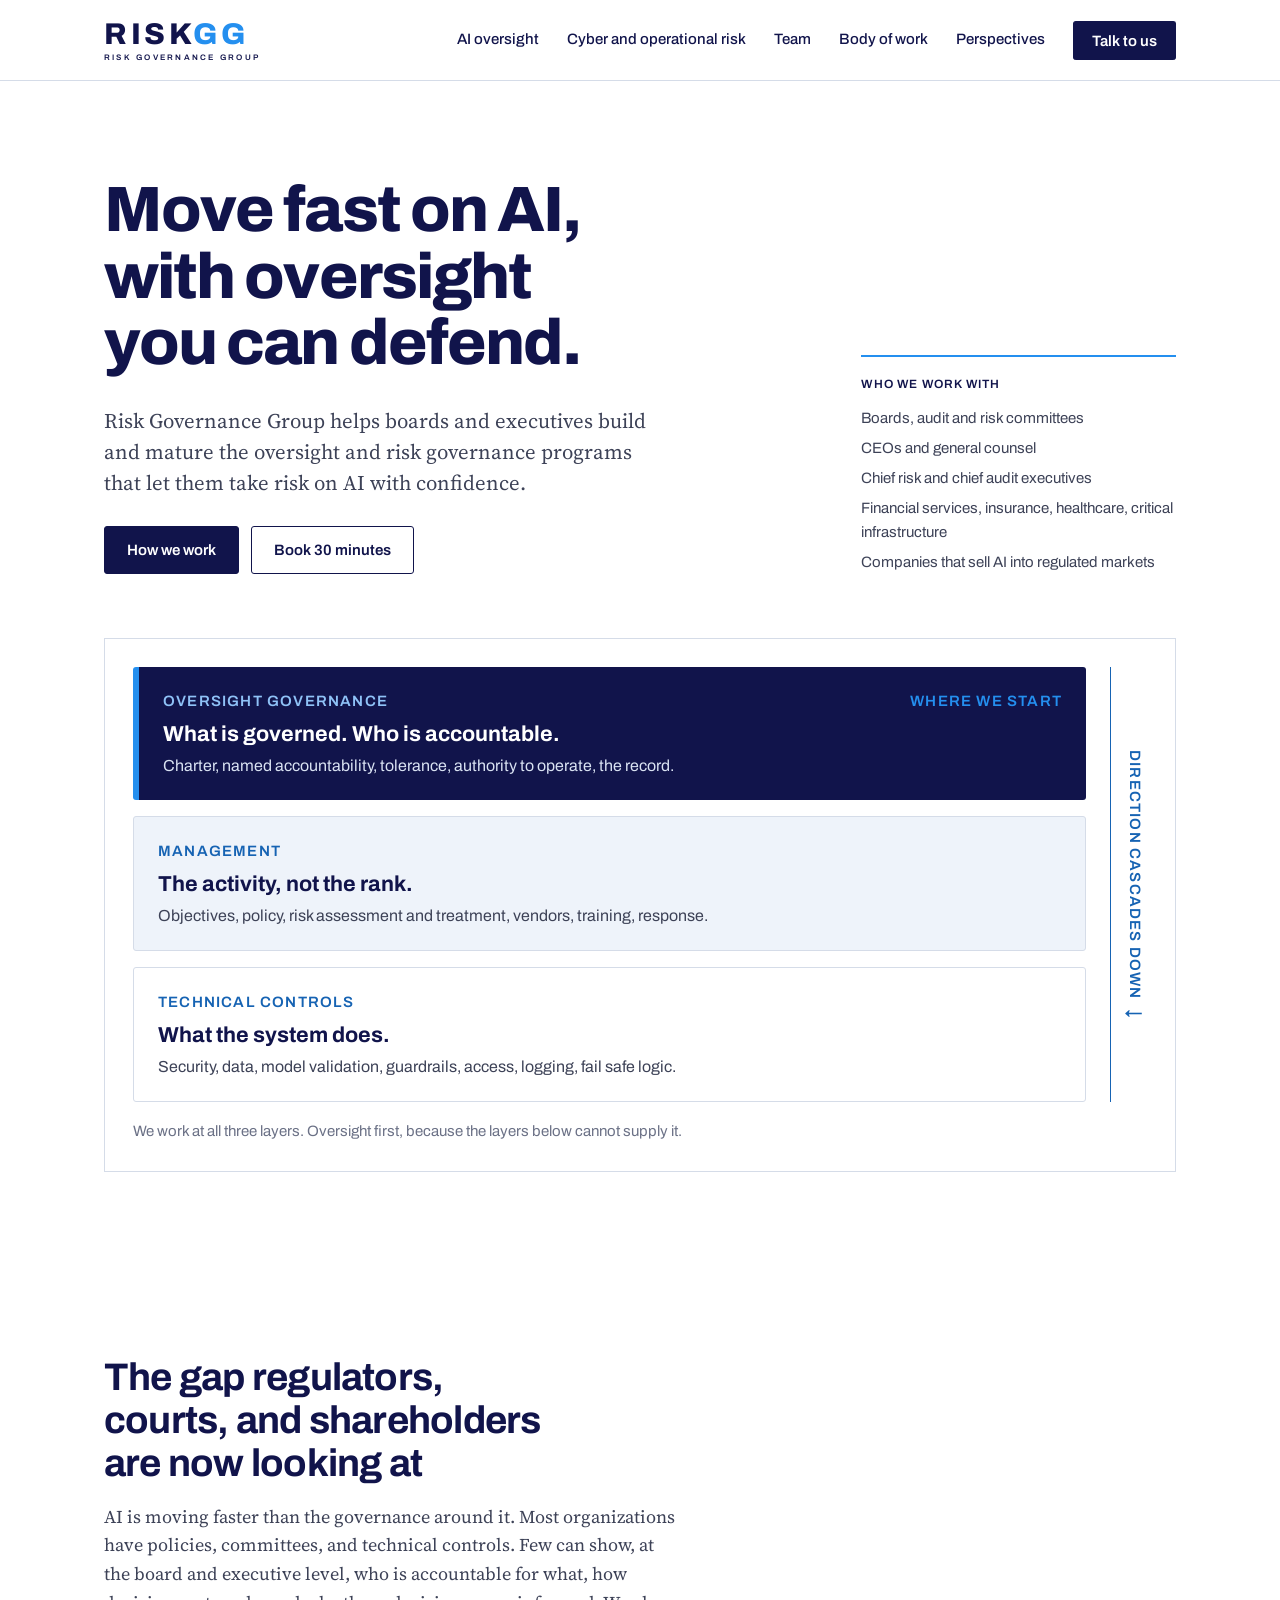
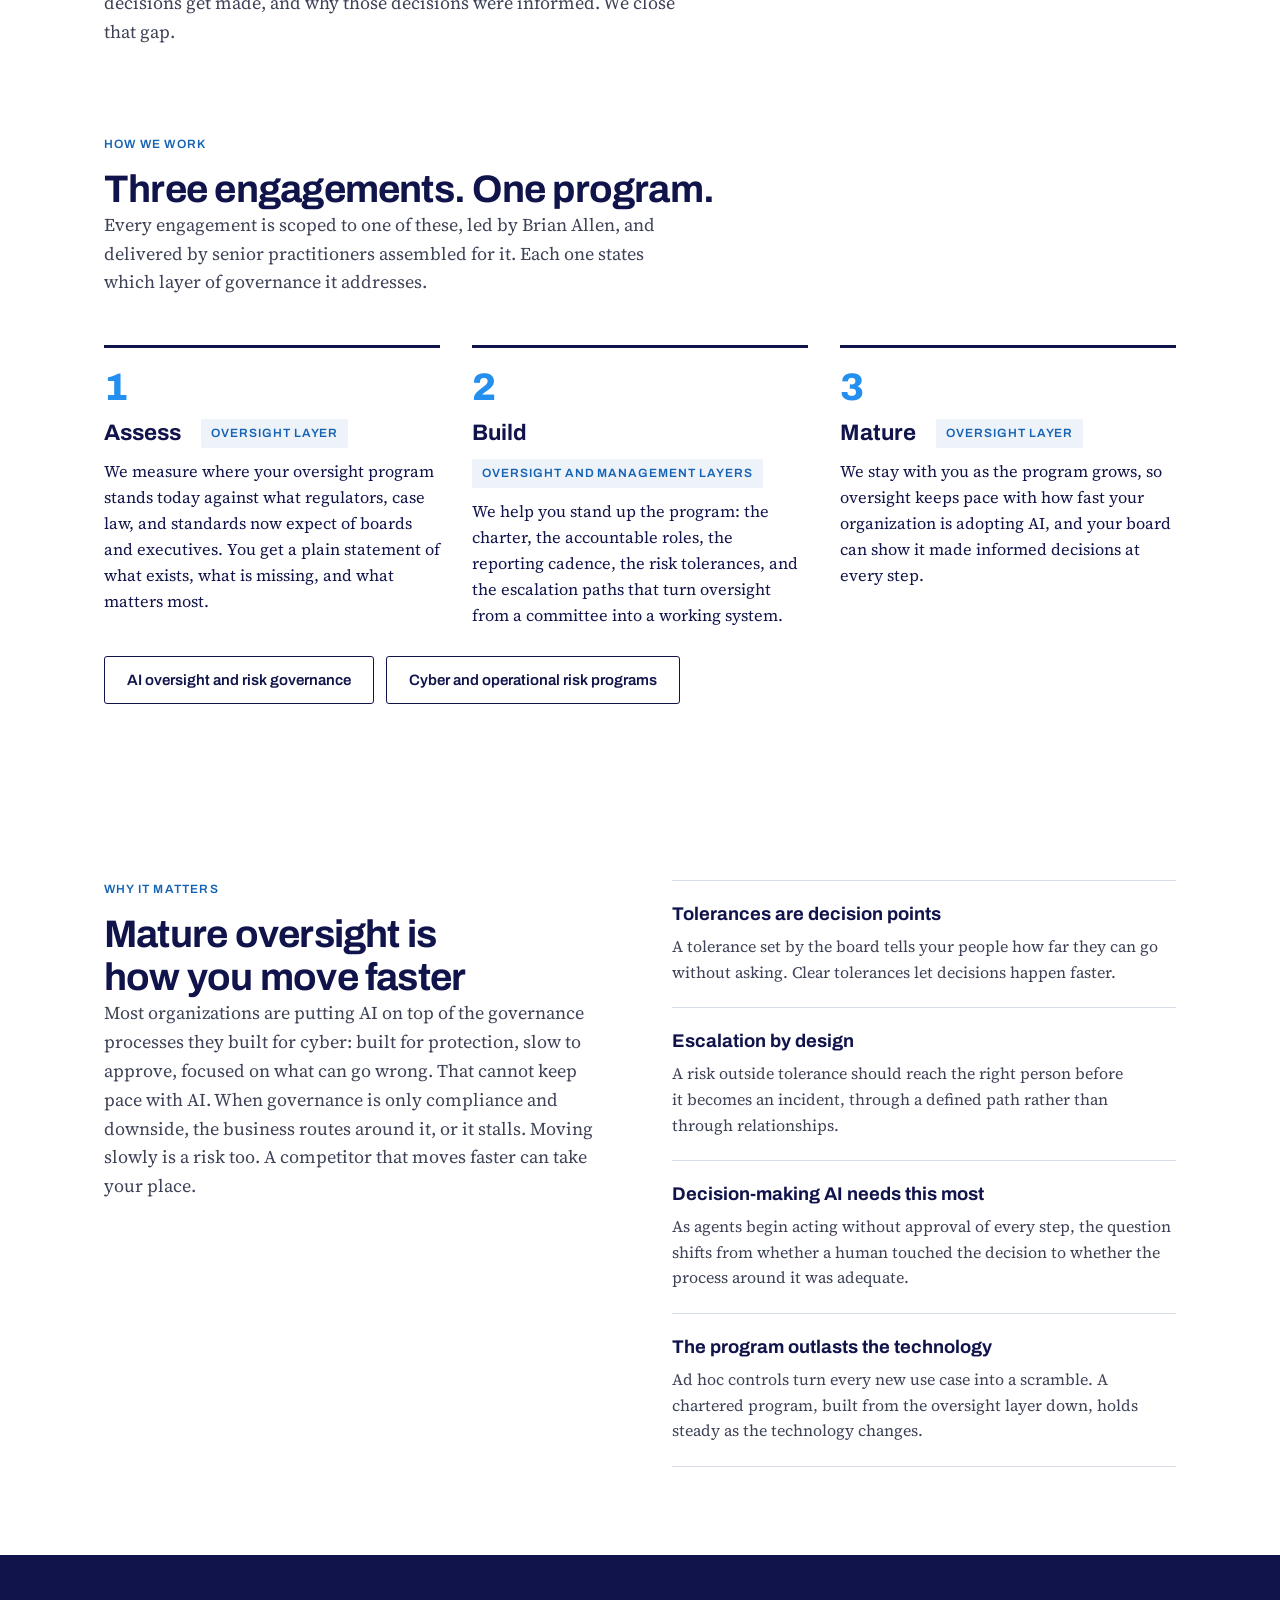
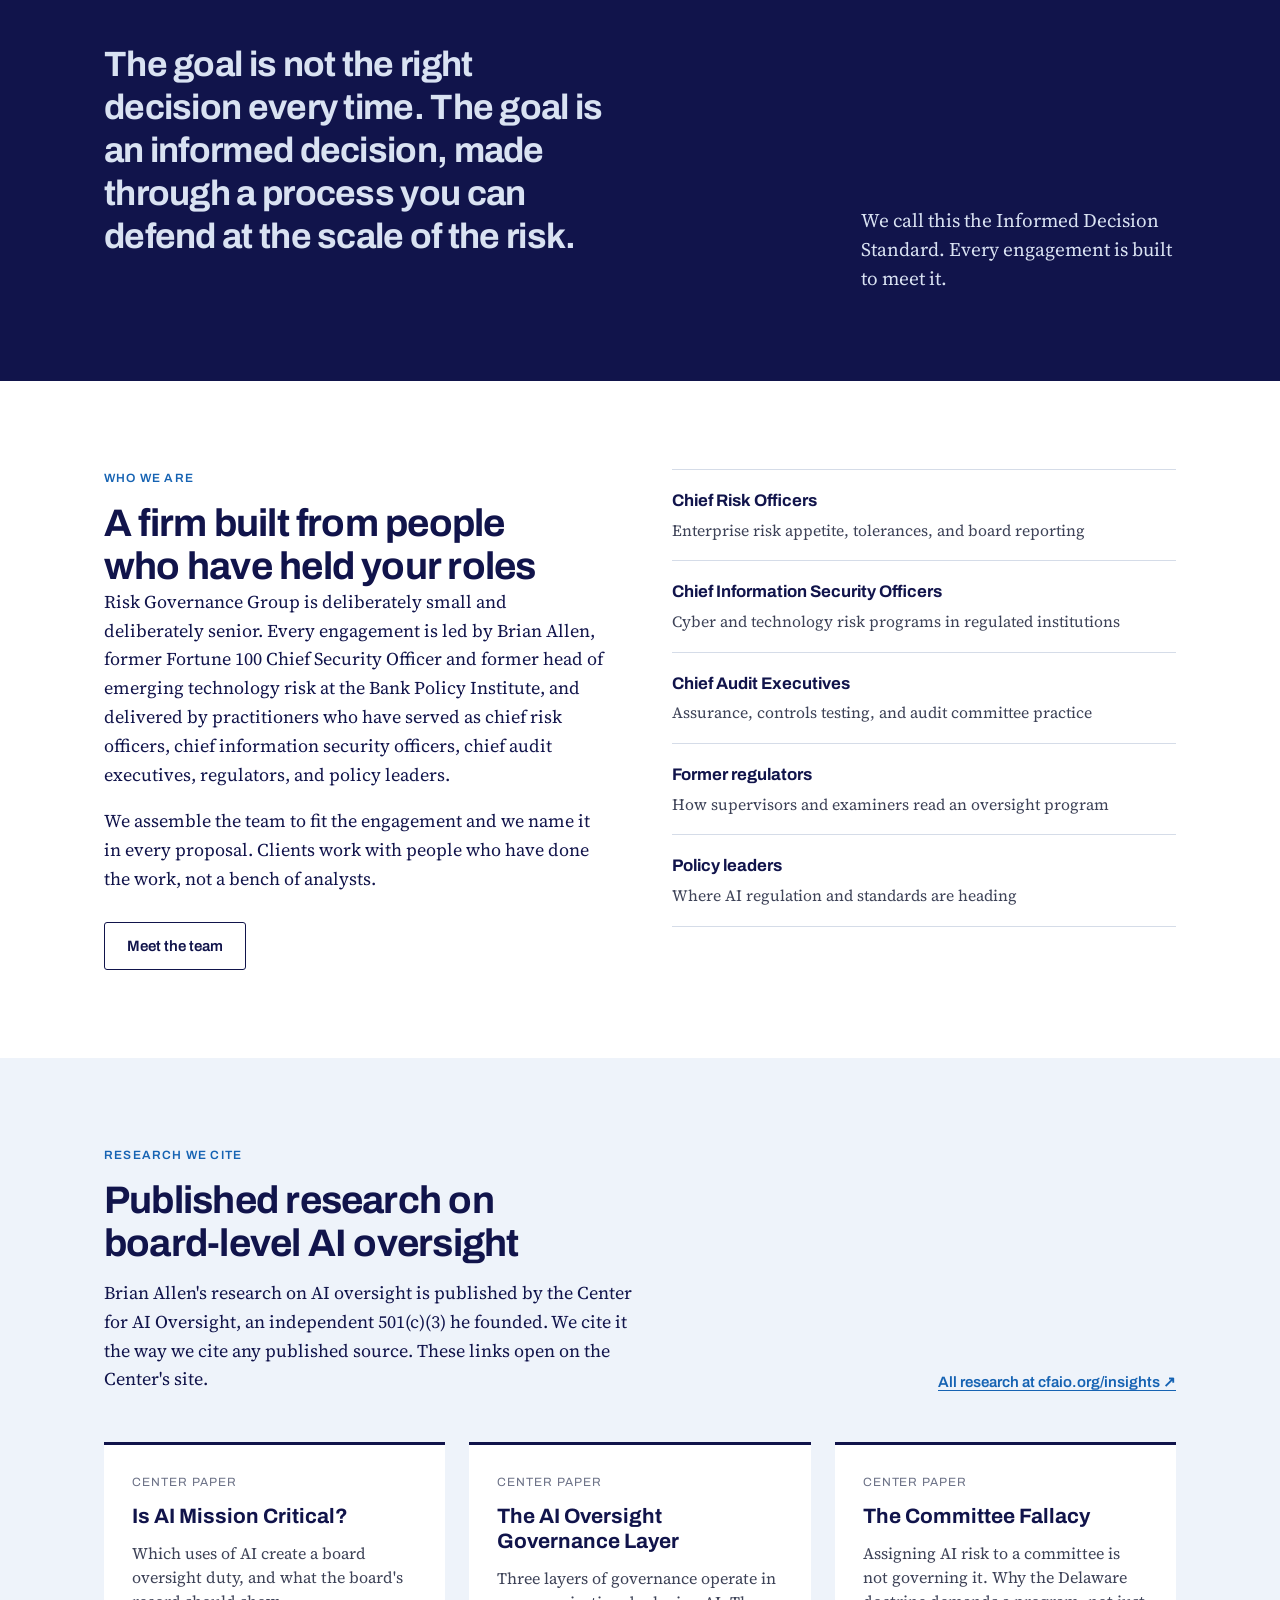
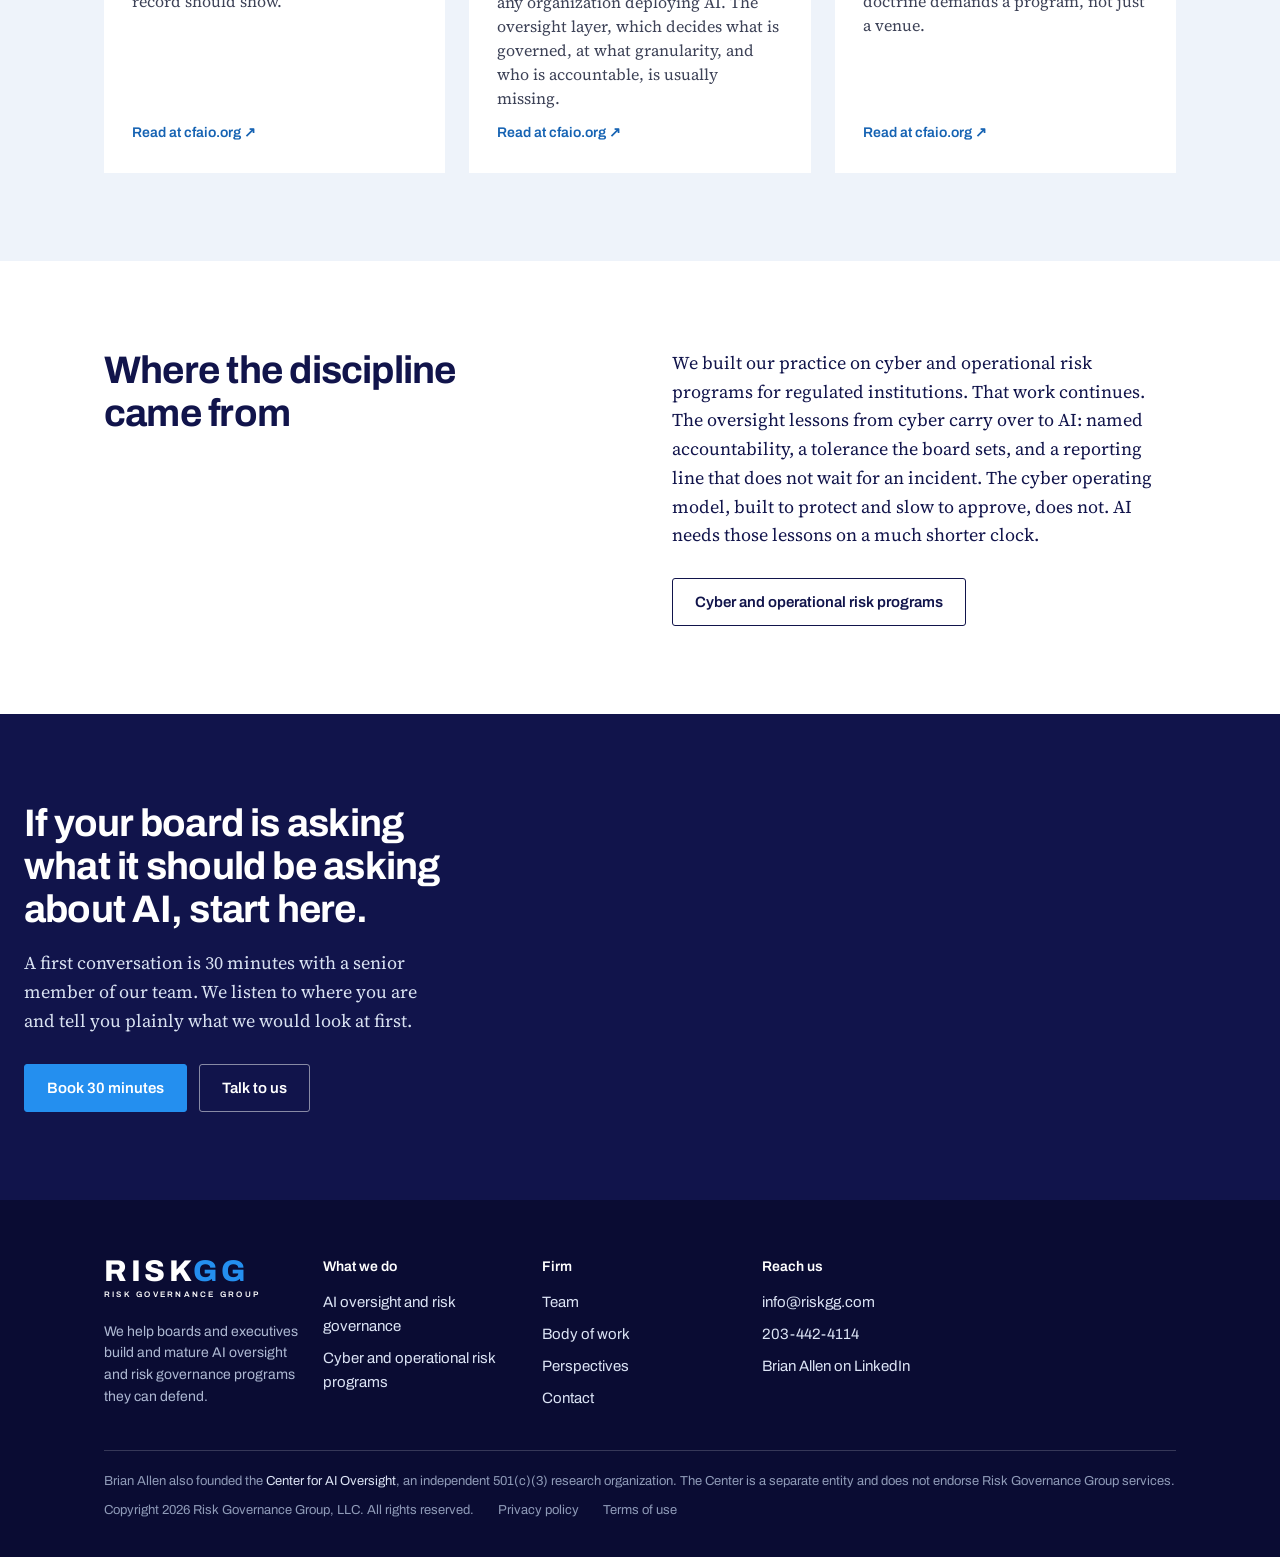
<file: index.html>
<!DOCTYPE html>
<html lang="en">
<head>
<meta charset="utf-8">
<meta name="viewport" content="width=device-width, initial-scale=1">
<title>Risk Governance Group</title>
<meta name="description" content="Risk Governance Group helps boards and executives build and mature AI oversight and risk governance programs they can defend.">
<link rel="canonical" href="https://riskgg.com/">
<meta property="og:type" content="website">
<meta property="og:site_name" content="Risk Governance Group">
<meta property="og:title" content="Risk Governance Group">
<meta property="og:description" content="Risk Governance Group helps boards and executives build and mature AI oversight and risk governance programs they can defend.">
<meta property="og:url" content="https://riskgg.com/">
<meta property="og:image" content="https://riskgg.com/assets/og-image.png">
<meta name="twitter:card" content="summary_large_image">
<link rel="preconnect" href="https://fonts.googleapis.com"><link rel="preconnect" href="https://fonts.gstatic.com" crossorigin><link href="https://fonts.googleapis.com/css2?family=Archivo:wght@400;500;600;700;800&family=Source+Serif+4:ital,opsz,wght@0,8..60,400;0,8..60,600;1,8..60,400&display=swap" rel="stylesheet">
<link rel="stylesheet" href="/styles.css">
<link rel="icon" href="/assets/favicon.svg" type="image/svg+xml">
<link rel="apple-touch-icon" href="/assets/apple-touch-icon.png">
<meta name="theme-color" content="#11144B">
<script type="application/ld+json">{"@context": "https://schema.org", "@type": "ProfessionalService", "name": "Risk Governance Group", "legalName": "Risk Governance Group, LLC", "url": "https://riskgg.com/", "email": "info@riskgg.com", "telephone": "+1-203-442-4114", "address": {"@type": "PostalAddress", "addressRegion": "CT", "addressCountry": "US"}, "areaServed": "US", "description": "Risk Governance Group helps boards and executives build and mature AI oversight and risk governance programs they can defend.", "founder": {"@type": "Person", "name": "Brian J. Allen", "jobTitle": "Chief Executive Officer", "url": "https://riskgg.com/team", "sameAs": ["https://www.linkedin.com/in/brian-allen-esq-93a1545/"]}}</script>
</head>
<body>
<a class="skip" href="#main">Skip to content</a>
<header class="site-header">
  <div class="wrap header-inner">
    <a href="/" class="wordmark" aria-label="Risk Governance Group home"><span class="wm-top"><span class="wm-risk">RISK</span><span class="wm-gg">GG</span></span><span class="wm-sub">Risk Governance Group</span></a>
    <nav class="nav nav-desktop" aria-label="Primary">
      <a href="/ai-oversight">AI oversight</a><a href="/cyber-operational-risk">Cyber and operational risk</a><a href="/team">Team</a><a href="/body-of-work">Body of work</a><a href="/perspectives">Perspectives</a>
      <a href="/contact" class="btn btn-solid btn-nav">Talk to us</a>
    </nav>
    <details class="menu">
      <summary aria-label="Menu">Menu</summary>
      <nav class="nav nav-mobile" aria-label="Mobile Primary">
        <a href="/ai-oversight">AI oversight</a><a href="/cyber-operational-risk">Cyber and operational risk</a><a href="/team">Team</a><a href="/body-of-work">Body of work</a><a href="/perspectives">Perspectives</a>
        <a href="/contact" class="btn btn-solid btn-nav">Talk to us</a>
      </nav>
    </details>
  </div>
</header>
<main id="main">
<section class="hero">
  <div class="wrap hero-grid">
    <div class="hero-copy">
      <h1>Move fast on AI, with oversight you can defend.</h1>
      <p class="lede">Risk Governance Group helps boards and executives build and mature the oversight and risk governance programs that let them take risk on AI with confidence.</p>
      <div class="btn-row"><a href="#how-we-work" class="btn btn-solid">How we work</a><a href="https://calendar.app.google/1QkTQTcaoQQRDGSk6" rel="noopener" class="btn btn-outline">Book 30 minutes</a></div>
    </div>
    <aside class="hero-aside">
      <p class="aside-title">Who we work with</p>
      <span>Boards, audit and risk committees</span>
      <span>CEOs and general counsel</span>
      <span>Chief risk and chief audit executives</span>
      <span>Financial services, insurance, healthcare, critical infrastructure</span>
      <span>Companies that sell AI into regulated markets</span>
    </aside>
  </div>
  <div class="wrap"><figure class="layers" aria-label="The three layers of AI governance">
  <div class="layers-body">
    <div class="layers-rail" aria-hidden="true">
      <span class="layers-rail-text">Direction cascades down</span>
      <span class="layers-rail-arrow">&#8595;</span>
    </div>
    <ol class="layers-list">
      <li class="layer-card layer-oversight">
        <div class="layer-top">
          <span class="layer-label">Oversight governance</span>
          <span class="layer-start">Where we start</span>
        </div>
        <p class="layer-line">What is governed. Who is accountable.</p>
        <p class="layer-detail">Charter, named accountability, tolerance, authority to operate, the record.</p>
      </li>
      <li class="layer-card layer-management">
        <div class="layer-top">
          <span class="layer-label">Management</span>
        </div>
        <p class="layer-line">The activity, not the rank.</p>
        <p class="layer-detail">Objectives, policy, risk assessment and treatment, vendors, training, response.</p>
      </li>
      <li class="layer-card layer-technical">
        <div class="layer-top">
          <span class="layer-label">Technical controls</span>
        </div>
        <p class="layer-line">What the system does.</p>
        <p class="layer-detail">Security, data, model validation, guardrails, access, logging, fail safe logic.</p>
      </li>
    </ol>
  </div>
  <figcaption class="layers-caption">We work at all three layers. Oversight first, because the layers below cannot supply it.</figcaption>
</figure></div>
</section>

<section class="band">
  <div class="wrap">
    <h2 class="h2-narrow">The gap regulators, courts, and shareholders are now looking at</h2>
    <p class="measure muted">AI is moving faster than the governance around it. Most organizations have policies, committees, and technical controls. Few can show, at the board and executive level, who is accountable for what, how decisions get made, and why those decisions were informed. We close that gap.</p>
  </div>
</section>

<section id="how-we-work" class="band band-tight">
  <div class="wrap">
    <div class="eyebrow">How we work</div>
    <h2>Three engagements. One program.</h2>
    <p class="measure muted">Every engagement is scoped to one of these, led by Brian Allen, and delivered by senior practitioners assembled for it. Each one states which layer of governance it addresses.</p>
    <div class="steps">
      <div class="step"><span class="step-n">1</span><div class="eng-head"><h3>Assess</h3><span class="layer-tag">Oversight layer</span></div><p>We measure where your oversight program stands today against what regulators, case law, and standards now expect of boards and executives. You get a plain statement of what exists, what is missing, and what matters most.</p></div>
      <div class="step"><span class="step-n">2</span><div class="eng-head"><h3>Build</h3><span class="layer-tag">Oversight and management layers</span></div><p>We help you stand up the program: the charter, the accountable roles, the reporting cadence, the risk tolerances, and the escalation paths that turn oversight from a committee into a working system.</p></div>
      <div class="step"><span class="step-n">3</span><div class="eng-head"><h3>Mature</h3><span class="layer-tag">Oversight layer</span></div><p>We stay with you as the program grows, so oversight keeps pace with how fast your organization is adopting AI, and your board can show it made informed decisions at every step.</p></div>
    </div>
    <div class="btn-row"><a href="/ai-oversight" class="btn btn-outline">AI oversight and risk governance</a><a href="/cyber-operational-risk" class="btn btn-outline">Cyber and operational risk programs</a></div>
  </div>
</section>

<section class="band">
  <div class="wrap split">
    <div>
      <div class="eyebrow">Why it matters</div>
      <h2>Mature oversight is how you move faster</h2>
      <p class="muted">Most organizations are putting AI on top of the governance processes they built for cyber: built for protection, slow to approve, focused on what can go wrong. That cannot keep pace with AI. When governance is only compliance and downside, the business routes around it, or it stalls. Moving slowly is a risk too. A competitor that moves faster can take your place.</p>
    </div>
    <div class="list-grid">
      <div><h3>Tolerances are decision points</h3><p>A tolerance set by the board tells your people how far they can go without asking. Clear tolerances let decisions happen faster.</p></div>
      <div><h3>Escalation by design</h3><p>A risk outside tolerance should reach the right person before it becomes an incident, through a defined path rather than through relationships.</p></div>
      <div><h3>Decision-making AI needs this most</h3><p>As agents begin acting without approval of every step, the question shifts from whether a human touched the decision to whether the process around it was adequate.</p></div>
      <div><h3>The program outlasts the technology</h3><p>Ad hoc controls turn every new use case into a scramble. A chartered program, built from the oversight layer down, holds steady as the technology changes.</p></div>
    </div>
  </div>
</section>

<section class="band band-navy statement">
  <div class="wrap statement-inner">
    <p class="statement-big">The goal is not the right decision every time. The goal is an informed decision, made through a process you can defend at the scale of the risk.</p>
    <p class="statement-small">We call this the Informed Decision Standard. Every engagement is built to meet it.</p>
  </div>
</section>

<section class="band">
  <div class="wrap split">
    <div>
      <div class="eyebrow">Who we are</div>
      <h2>A firm built from people who have held your roles</h2>
      <p>Risk Governance Group is deliberately small and deliberately senior. Every engagement is led by Brian Allen, former Fortune 100 Chief Security Officer and former head of emerging technology risk at the Bank Policy Institute, and delivered by practitioners who have served as chief risk officers, chief information security officers, chief audit executives, regulators, and policy leaders.</p>
      <p>We assemble the team to fit the engagement and we name it in every proposal. Clients work with people who have done the work, not a bench of analysts.</p>
      <div class="btn-row"><a href="/team" class="btn btn-outline">Meet the team</a></div>
    </div>
    <div class="roles">
      <div><b>Chief Risk Officers</b><span>Enterprise risk appetite, tolerances, and board reporting</span></div>
      <div><b>Chief Information Security Officers</b><span>Cyber and technology risk programs in regulated institutions</span></div>
      <div><b>Chief Audit Executives</b><span>Assurance, controls testing, and audit committee practice</span></div>
      <div><b>Former regulators</b><span>How supervisors and examiners read an oversight program</span></div>
      <div><b>Policy leaders</b><span>Where AI regulation and standards are heading</span></div>
    </div>
  </div>
</section>

<section class="band band-light">
  <div class="wrap">
    <div class="section-head">
      <div>
        <div class="eyebrow">Research we cite</div>
        <h2>Published research on board-level AI oversight</h2>
        <p>Brian Allen's research on AI oversight is published by the Center for AI Oversight, an independent 501(c)(3) he founded. We cite it the way we cite any published source. These links open on the Center's site.</p>
      </div>
      <a href="https://cfaio.org/insights" rel="noopener" class="link-strong">All research at cfaio.org/insights &#8599;</a>
    </div>
    <div class="cards-3">
      <a href="https://cfaio.org/is-ai-mission-critical" rel="noopener" class="card">
        <span class="card-kicker">Center paper</span>
        <span class="card-title">Is AI Mission Critical?</span>
        <span class="card-text">Which uses of AI create a board oversight duty, and what the board's record should show.</span>
        <span class="card-link">Read at cfaio.org &#8599;</span>
      </a>
      <a href="https://cfaio.org/the-ai-oversight-governance-layer" rel="noopener" class="card">
        <span class="card-kicker">Center paper</span>
        <span class="card-title">The AI Oversight Governance Layer</span>
        <span class="card-text">Three layers of governance operate in any organization deploying AI. The oversight layer, which decides what is governed, at what granularity, and who is accountable, is usually missing.</span>
        <span class="card-link">Read at cfaio.org &#8599;</span>
      </a>
      <a href="https://cfaio.org/committee-fallacy-anatomy" rel="noopener" class="card">
        <span class="card-kicker">Center paper</span>
        <span class="card-title">The Committee Fallacy</span>
        <span class="card-text">Assigning AI risk to a committee is not governing it. Why the Delaware doctrine demands a program, not just a venue.</span>
        <span class="card-link">Read at cfaio.org &#8599;</span>
      </a>
    </div>
  </div>
</section>

<section class="band">
  <div class="wrap split">
    <h2>Where the discipline came from</h2>
    <div>
      <p>We built our practice on cyber and operational risk programs for regulated institutions. That work continues. The oversight lessons from cyber carry over to AI: named accountability, a tolerance the board sets, and a reporting line that does not wait for an incident. The cyber operating model, built to protect and slow to approve, does not. AI needs those lessons on a much shorter clock.</p>
      <div class="btn-row"><a href="/cyber-operational-risk" class="btn btn-outline">Cyber and operational risk programs</a></div>
    </div>
  </div>
</section>

<section class="band band-navy cta">
  <div class="wrap cta-inner">
    <h2>If your board is asking what it should be asking about AI, start here.</h2>
    <p>A first conversation is 30 minutes with a senior member of our team. We listen to where you are and tell you plainly what we would look at first.</p>
    <div class="btn-row"><a href="https://calendar.app.google/1QkTQTcaoQQRDGSk6" rel="noopener" class="btn btn-blue">Book 30 minutes</a><a href="/contact" class="btn btn-ghost-light">Talk to us</a></div>
  </div>
</section>
</main>
<footer class="site-footer">
  <div class="wrap footer-grid">
    <div class="footer-brand">
      <a href="/" class="wordmark wordmark-white" aria-label="Risk Governance Group home"><span class="wm-top"><span class="wm-risk">RISK</span><span class="wm-gg">GG</span></span><span class="wm-sub">Risk Governance Group</span></a>
      <p>We help boards and executives build and mature AI oversight and risk governance programs they can defend.</p>
    </div>
    <div>
      <h2>What we do</h2>
      <a href="/ai-oversight">AI oversight and risk governance</a>
      <a href="/cyber-operational-risk">Cyber and operational risk programs</a>
    </div>
    <div>
      <h2>Firm</h2>
      <a href="/team">Team</a>
      <a href="/body-of-work">Body of work</a>
      <a href="/perspectives">Perspectives</a>
      <a href="/contact">Contact</a>
    </div>
    <div>
      <h2>Reach us</h2>
      <a href="mailto:info@riskgg.com">info@riskgg.com</a>
      <a href="tel:+12034424114">203-442-4114</a>
      <a href="https://www.linkedin.com/in/brian-allen-esq-93a1545/" rel="noopener">Brian Allen on LinkedIn</a>
    </div>
    <div class="footer-legal">
      <span>Brian Allen also founded the <a href="https://cfaio.org" rel="noopener">Center for AI Oversight</a>, an independent 501(c)(3) research organization. The Center is a separate entity and does not endorse Risk Governance Group services.</span>
      <div class="footer-copy"><span>Copyright 2026 Risk Governance Group, LLC. All rights reserved.</span><a href="/privacy">Privacy policy</a><a href="/terms">Terms of use</a></div>
    </div>
  </div>
</footer>
</body>
</html>
</file>
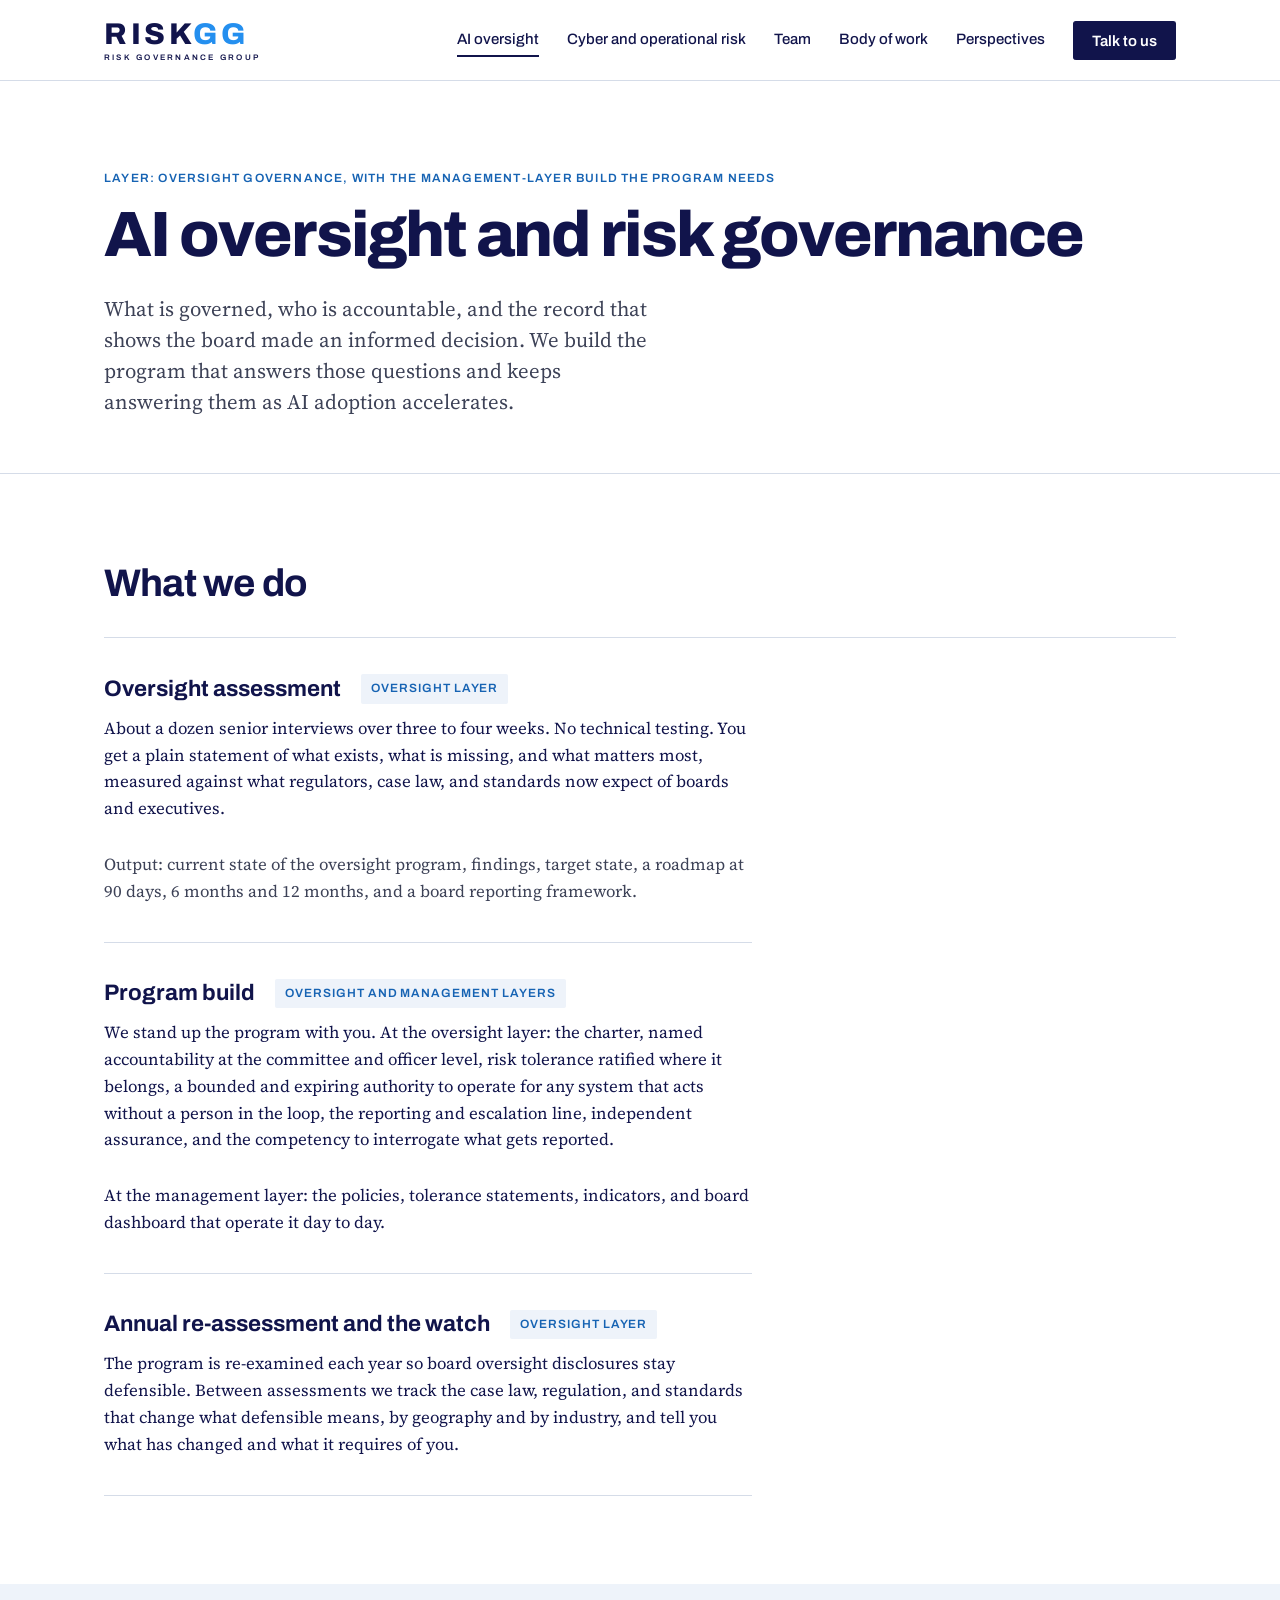
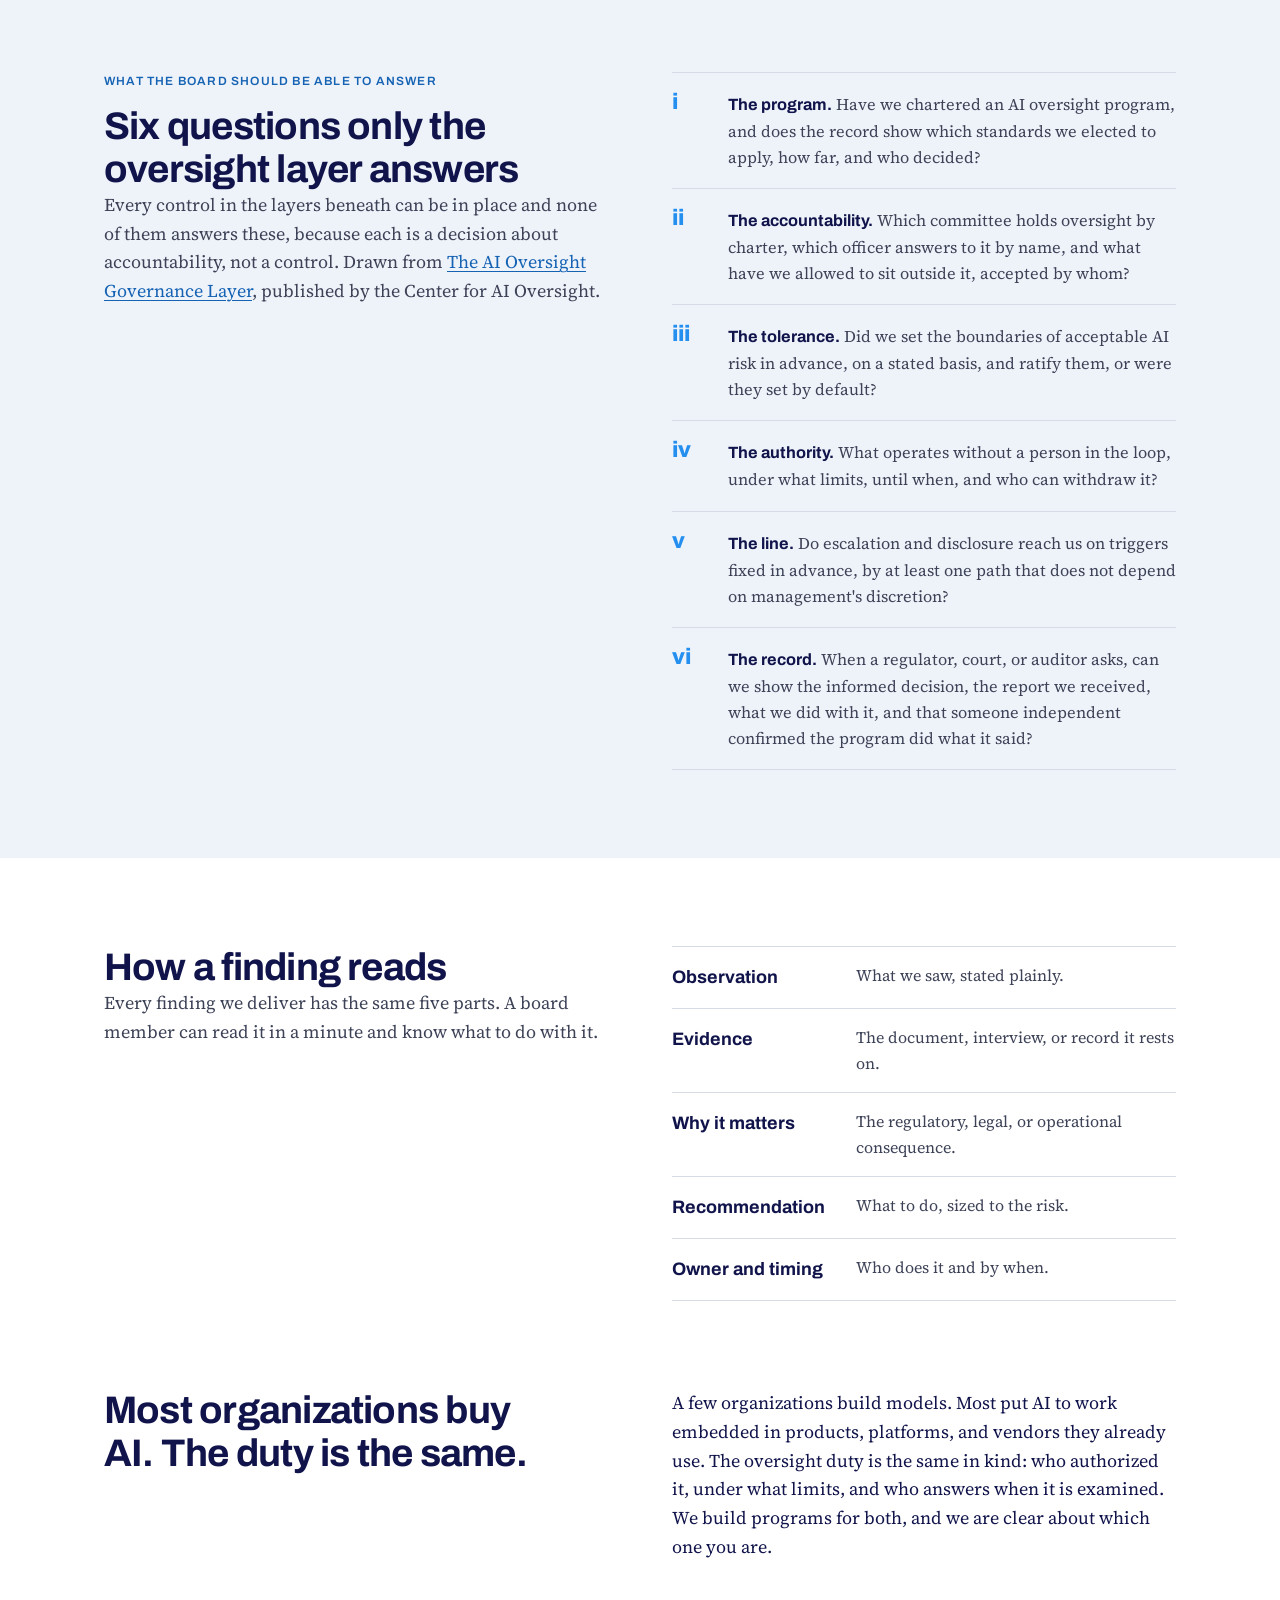
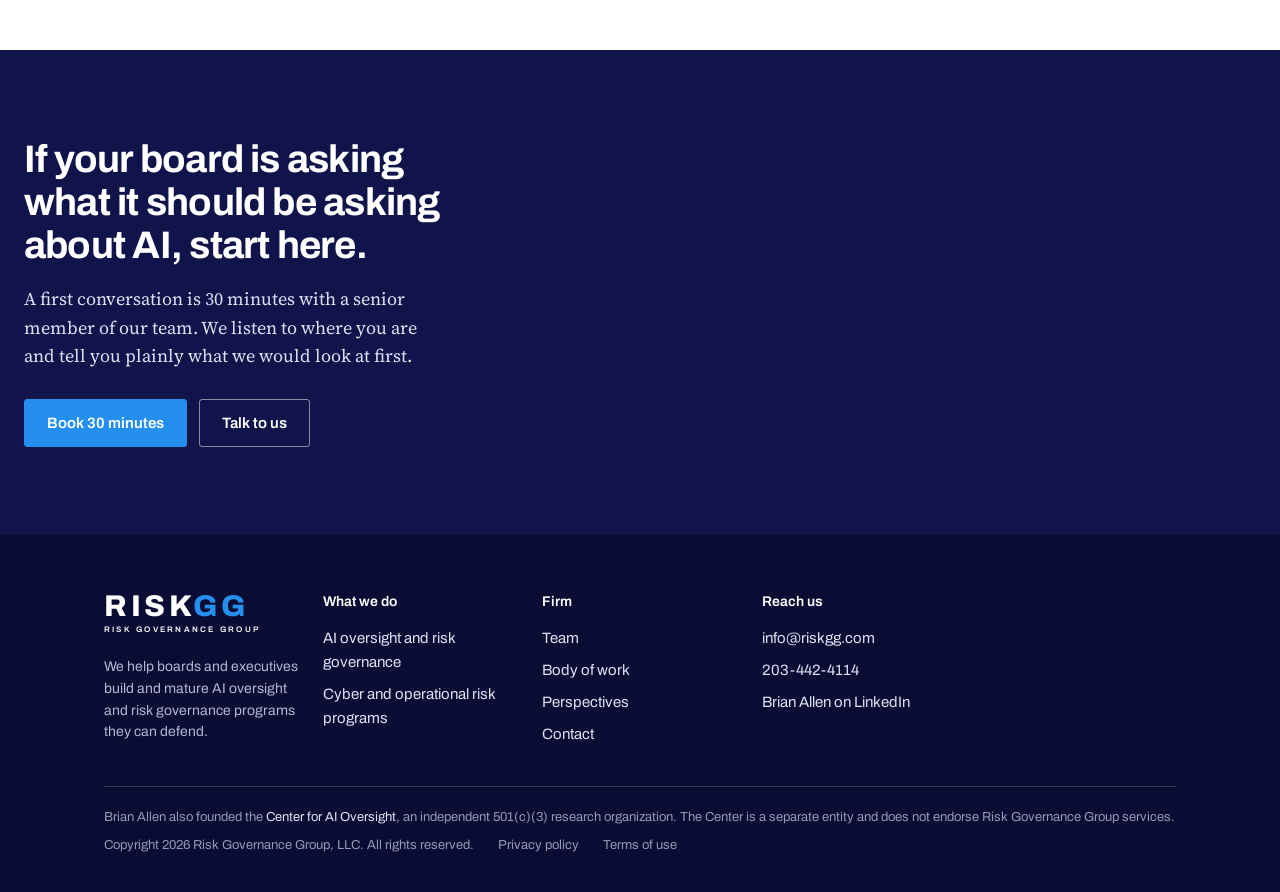
<file: ai-oversight.html>
<!DOCTYPE html>
<html lang="en">
<head>
<meta charset="utf-8">
<meta name="viewport" content="width=device-width, initial-scale=1">
<title>AI Oversight and Risk Governance | Risk Governance Group</title>
<meta name="description" content="Oversight assessment, program build, and annual re-assessment for boards and executives accountable for AI.">
<link rel="canonical" href="https://riskgg.com/ai-oversight">
<meta property="og:type" content="website">
<meta property="og:site_name" content="Risk Governance Group">
<meta property="og:title" content="AI Oversight and Risk Governance | Risk Governance Group">
<meta property="og:description" content="Oversight assessment, program build, and annual re-assessment for boards and executives accountable for AI.">
<meta property="og:url" content="https://riskgg.com/ai-oversight">
<meta property="og:image" content="https://riskgg.com/assets/og-image.png">
<meta name="twitter:card" content="summary_large_image">
<link rel="preconnect" href="https://fonts.googleapis.com"><link rel="preconnect" href="https://fonts.gstatic.com" crossorigin><link href="https://fonts.googleapis.com/css2?family=Archivo:wght@400;500;600;700;800&family=Source+Serif+4:ital,opsz,wght@0,8..60,400;0,8..60,600;1,8..60,400&display=swap" rel="stylesheet">
<link rel="stylesheet" href="/styles.css">
<link rel="icon" href="/assets/favicon.svg" type="image/svg+xml">
<link rel="apple-touch-icon" href="/assets/apple-touch-icon.png">
<meta name="theme-color" content="#11144B">
</head>
<body>
<a class="skip" href="#main">Skip to content</a>
<header class="site-header">
  <div class="wrap header-inner">
    <a href="/" class="wordmark" aria-label="Risk Governance Group home"><span class="wm-top"><span class="wm-risk">RISK</span><span class="wm-gg">GG</span></span><span class="wm-sub">Risk Governance Group</span></a>
    <nav class="nav nav-desktop" aria-label="Primary">
      <a href="/ai-oversight" class="active" aria-current="page">AI oversight</a><a href="/cyber-operational-risk">Cyber and operational risk</a><a href="/team">Team</a><a href="/body-of-work">Body of work</a><a href="/perspectives">Perspectives</a>
      <a href="/contact" class="btn btn-solid btn-nav">Talk to us</a>
    </nav>
    <details class="menu">
      <summary aria-label="Menu">Menu</summary>
      <nav class="nav nav-mobile" aria-label="Mobile Primary">
        <a href="/ai-oversight" class="active" aria-current="page">AI oversight</a><a href="/cyber-operational-risk">Cyber and operational risk</a><a href="/team">Team</a><a href="/body-of-work">Body of work</a><a href="/perspectives">Perspectives</a>
        <a href="/contact" class="btn btn-solid btn-nav">Talk to us</a>
      </nav>
    </details>
  </div>
</header>
<main id="main">
<section class="page-hero">
  <div class="wrap">
    <div class="eyebrow">Layer: oversight governance, with the management-layer build the program needs</div>
    <h1>AI oversight and risk governance</h1>
    <p class="lede">What is governed, who is accountable, and the record that shows the board made an informed decision. We build the program that answers those questions and keeps answering them as AI adoption accelerates.</p>
  </div>
</section>

<section class="band">
  <div class="wrap">
    <h2>What we do</h2>
    <div class="engagements">
      <div class="engagement">
        <div class="eng-head"><h3>Oversight assessment</h3><span class="layer-tag">Oversight layer</span></div>
        <p>About a dozen senior interviews over three to four weeks. No technical testing. You get a plain statement of what exists, what is missing, and what matters most, measured against what regulators, case law, and standards now expect of boards and executives.</p>
        <p class="muted small">Output: current state of the oversight program, findings, target state, a roadmap at 90 days, 6 months and 12 months, and a board reporting framework.</p>
      </div>
      <div class="engagement">
        <div class="eng-head"><h3>Program build</h3><span class="layer-tag">Oversight and management layers</span></div>
        <p>We stand up the program with you. At the oversight layer: the charter, named accountability at the committee and officer level, risk tolerance ratified where it belongs, a bounded and expiring authority to operate for any system that acts without a person in the loop, the reporting and escalation line, independent assurance, and the competency to interrogate what gets reported.</p>
        <p>At the management layer: the policies, tolerance statements, indicators, and board dashboard that operate it day to day.</p>
      </div>
      <div class="engagement">
        <div class="eng-head"><h3>Annual re-assessment and the watch</h3><span class="layer-tag">Oversight layer</span></div>
        <p>The program is re-examined each year so board oversight disclosures stay defensible. Between assessments we track the case law, regulation, and standards that change what defensible means, by geography and by industry, and tell you what has changed and what it requires of you.</p>
      </div>
    </div>
  </div>
</section>

<section class="band band-light">
  <div class="wrap split">
    <div>
      <div class="eyebrow">What the board should be able to answer</div>
      <h2>Six questions only the oversight layer answers</h2>
      <p class="muted">Every control in the layers beneath can be in place and none of them answers these, because each is a decision about accountability, not a control. Drawn from <a href="https://cfaio.org/the-ai-oversight-governance-layer" rel="noopener">The AI Oversight Governance Layer</a>, published by the Center for AI Oversight.</p>
    </div>
    <ol class="questions">
      <li><b>The program.</b> Have we chartered an AI oversight program, and does the record show which standards we elected to apply, how far, and who decided?</li>
      <li><b>The accountability.</b> Which committee holds oversight by charter, which officer answers to it by name, and what have we allowed to sit outside it, accepted by whom?</li>
      <li><b>The tolerance.</b> Did we set the boundaries of acceptable AI risk in advance, on a stated basis, and ratify them, or were they set by default?</li>
      <li><b>The authority.</b> What operates without a person in the loop, under what limits, until when, and who can withdraw it?</li>
      <li><b>The line.</b> Do escalation and disclosure reach us on triggers fixed in advance, by at least one path that does not depend on management's discretion?</li>
      <li><b>The record.</b> When a regulator, court, or auditor asks, can we show the informed decision, the report we received, what we did with it, and that someone independent confirmed the program did what it said?</li>
    </ol>
  </div>
</section>

<section class="band">
  <div class="wrap split">
    <div>
      <h2>How a finding reads</h2>
      <p class="muted">Every finding we deliver has the same five parts. A board member can read it in a minute and know what to do with it.</p>
    </div>
    <div class="finding">
      <div><b>Observation</b><span>What we saw, stated plainly.</span></div>
      <div><b>Evidence</b><span>The document, interview, or record it rests on.</span></div>
      <div><b>Why it matters</b><span>The regulatory, legal, or operational consequence.</span></div>
      <div><b>Recommendation</b><span>What to do, sized to the risk.</span></div>
      <div><b>Owner and timing</b><span>Who does it and by when.</span></div>
    </div>
  </div>
</section>

<section class="band band-tight">
  <div class="wrap split">
    <h2>Most organizations buy AI. The duty is the same.</h2>
    <div>
      <p>A few organizations build models. Most put AI to work embedded in products, platforms, and vendors they already use. The oversight duty is the same in kind: who authorized it, under what limits, and who answers when it is examined. We build programs for both, and we are clear about which one you are.</p>
    </div>
  </div>
</section>

<section class="band band-navy cta">
  <div class="wrap cta-inner">
    <h2>If your board is asking what it should be asking about AI, start here.</h2>
    <p>A first conversation is 30 minutes with a senior member of our team. We listen to where you are and tell you plainly what we would look at first.</p>
    <div class="btn-row"><a href="https://calendar.app.google/1QkTQTcaoQQRDGSk6" rel="noopener" class="btn btn-blue">Book 30 minutes</a><a href="/contact" class="btn btn-ghost-light">Talk to us</a></div>
  </div>
</section>
</main>
<footer class="site-footer">
  <div class="wrap footer-grid">
    <div class="footer-brand">
      <a href="/" class="wordmark wordmark-white" aria-label="Risk Governance Group home"><span class="wm-top"><span class="wm-risk">RISK</span><span class="wm-gg">GG</span></span><span class="wm-sub">Risk Governance Group</span></a>
      <p>We help boards and executives build and mature AI oversight and risk governance programs they can defend.</p>
    </div>
    <div>
      <h2>What we do</h2>
      <a href="/ai-oversight">AI oversight and risk governance</a>
      <a href="/cyber-operational-risk">Cyber and operational risk programs</a>
    </div>
    <div>
      <h2>Firm</h2>
      <a href="/team">Team</a>
      <a href="/body-of-work">Body of work</a>
      <a href="/perspectives">Perspectives</a>
      <a href="/contact">Contact</a>
    </div>
    <div>
      <h2>Reach us</h2>
      <a href="mailto:info@riskgg.com">info@riskgg.com</a>
      <a href="tel:+12034424114">203-442-4114</a>
      <a href="https://www.linkedin.com/in/brian-allen-esq-93a1545/" rel="noopener">Brian Allen on LinkedIn</a>
    </div>
    <div class="footer-legal">
      <span>Brian Allen also founded the <a href="https://cfaio.org" rel="noopener">Center for AI Oversight</a>, an independent 501(c)(3) research organization. The Center is a separate entity and does not endorse Risk Governance Group services.</span>
      <div class="footer-copy"><span>Copyright 2026 Risk Governance Group, LLC. All rights reserved.</span><a href="/privacy">Privacy policy</a><a href="/terms">Terms of use</a></div>
    </div>
  </div>
</footer>
</body>
</html>
</file>
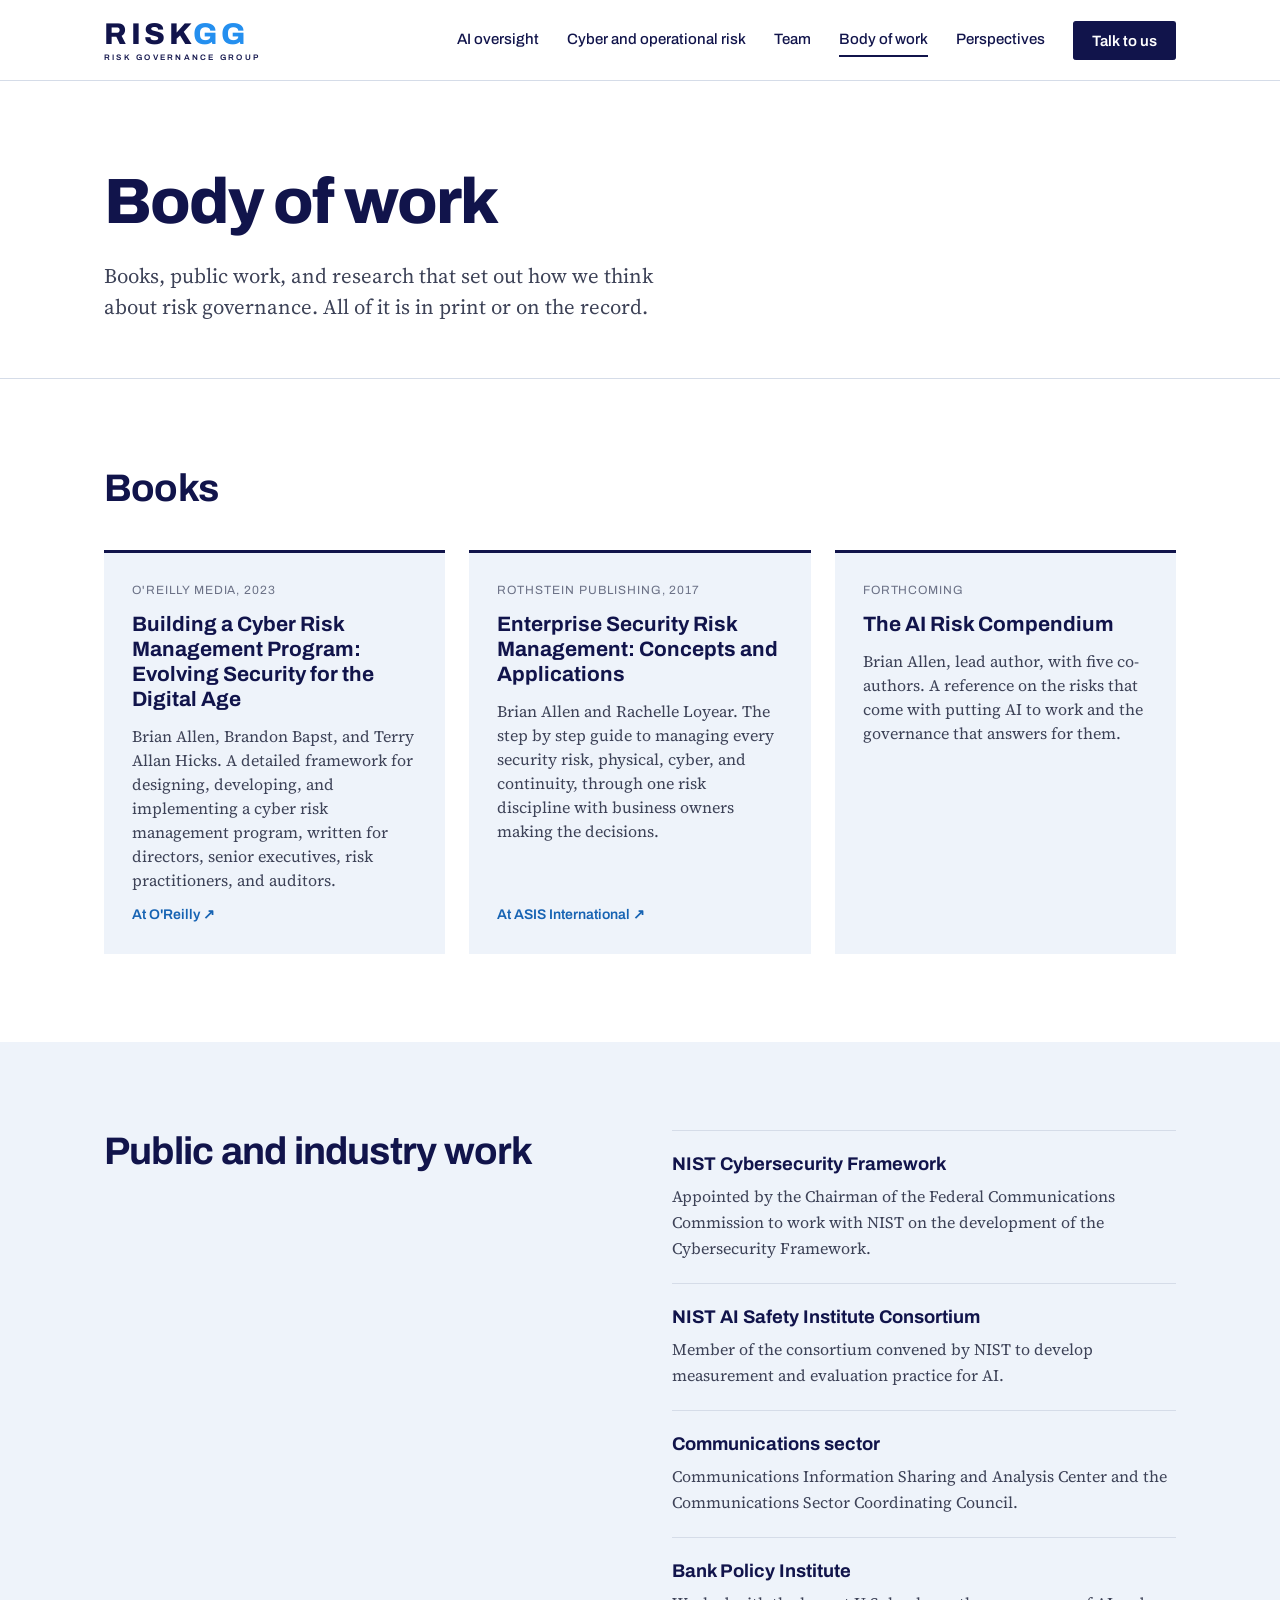
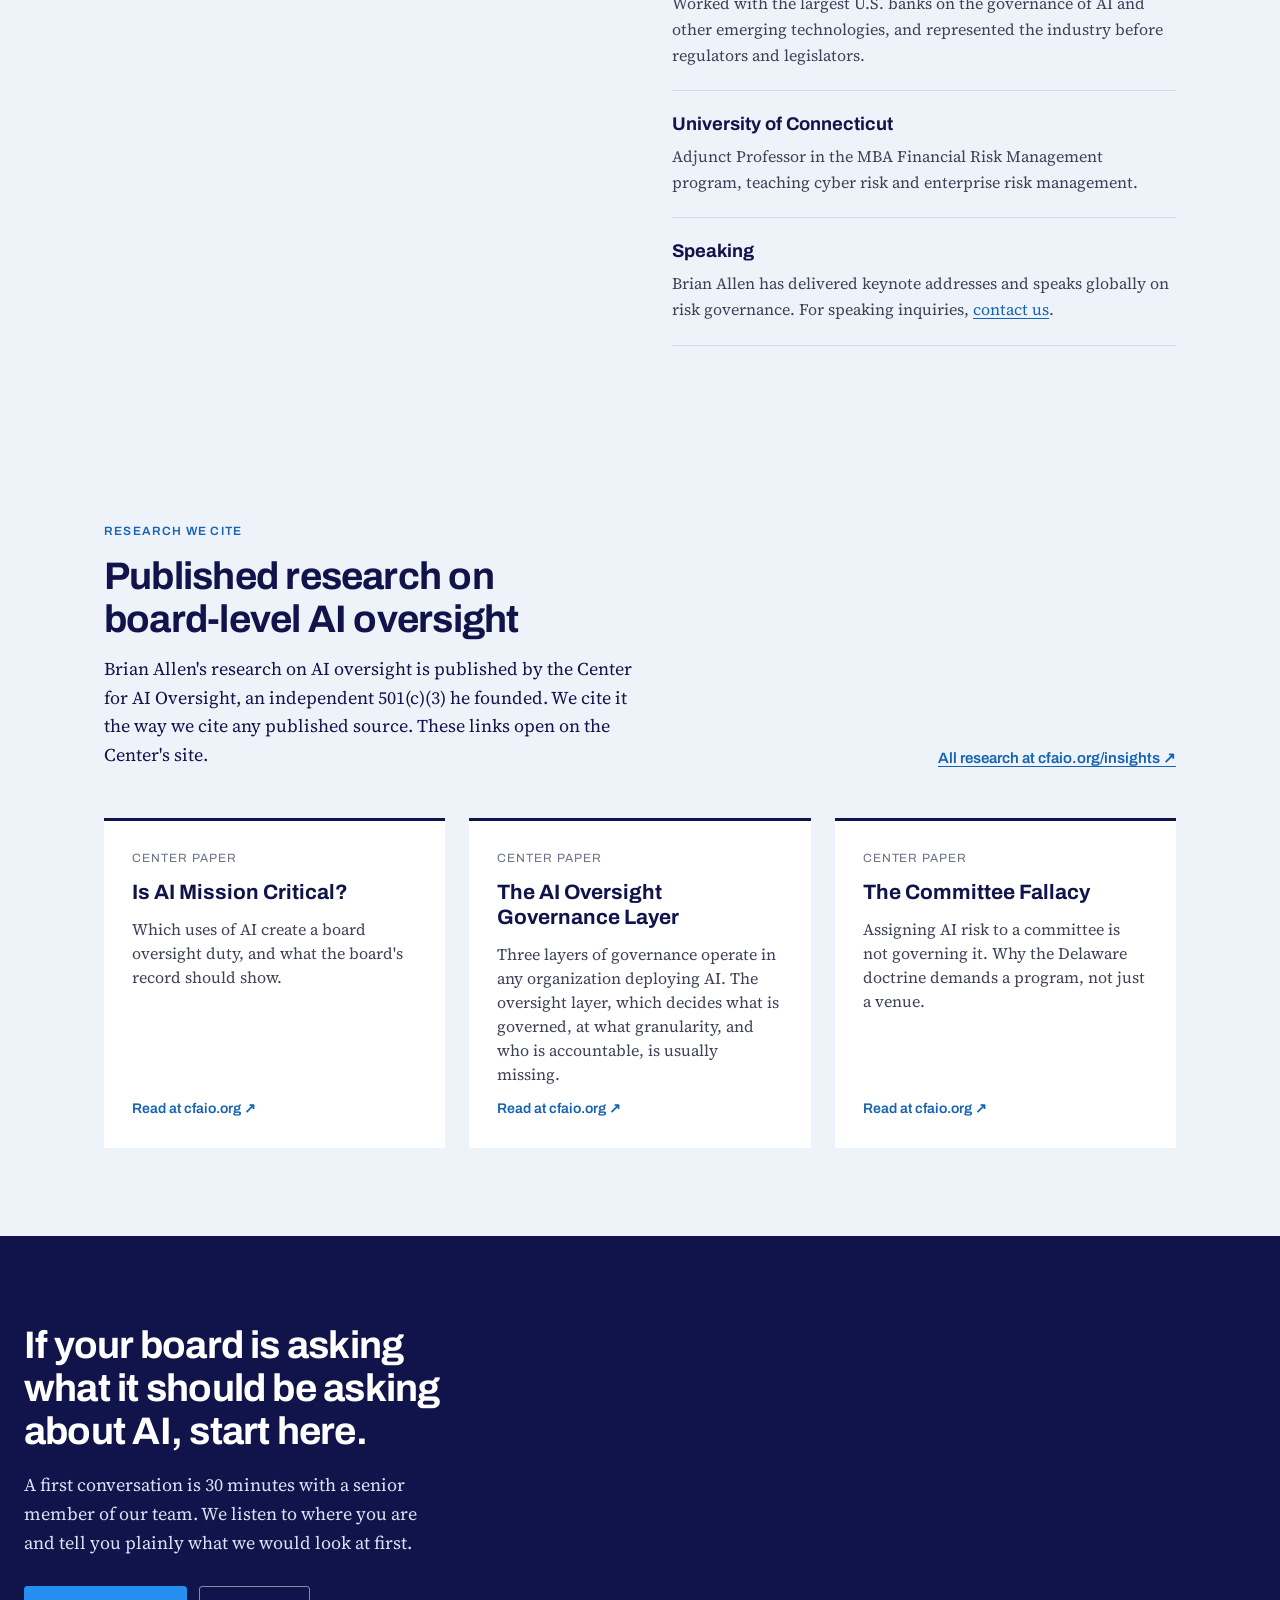
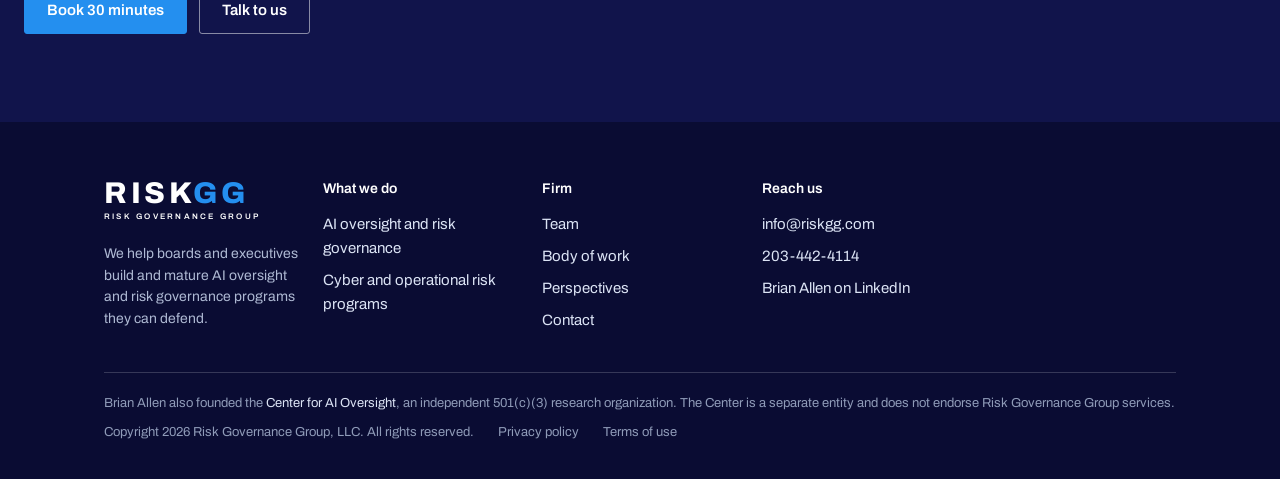
<file: body-of-work.html>
<!DOCTYPE html>
<html lang="en">
<head>
<meta charset="utf-8">
<meta name="viewport" content="width=device-width, initial-scale=1">
<title>Body of Work | Risk Governance Group</title>
<meta name="description" content="Books, public work, and research by Brian Allen on cyber risk, enterprise security risk management, and AI oversight.">
<link rel="canonical" href="https://riskgg.com/body-of-work">
<meta property="og:type" content="website">
<meta property="og:site_name" content="Risk Governance Group">
<meta property="og:title" content="Body of Work | Risk Governance Group">
<meta property="og:description" content="Books, public work, and research by Brian Allen on cyber risk, enterprise security risk management, and AI oversight.">
<meta property="og:url" content="https://riskgg.com/body-of-work">
<meta property="og:image" content="https://riskgg.com/assets/og-image.png">
<meta name="twitter:card" content="summary_large_image">
<link rel="preconnect" href="https://fonts.googleapis.com"><link rel="preconnect" href="https://fonts.gstatic.com" crossorigin><link href="https://fonts.googleapis.com/css2?family=Archivo:wght@400;500;600;700;800&family=Source+Serif+4:ital,opsz,wght@0,8..60,400;0,8..60,600;1,8..60,400&display=swap" rel="stylesheet">
<link rel="stylesheet" href="/styles.css">
<link rel="icon" href="/assets/favicon.svg" type="image/svg+xml">
<link rel="apple-touch-icon" href="/assets/apple-touch-icon.png">
<meta name="theme-color" content="#11144B">
</head>
<body>
<a class="skip" href="#main">Skip to content</a>
<header class="site-header">
  <div class="wrap header-inner">
    <a href="/" class="wordmark" aria-label="Risk Governance Group home"><span class="wm-top"><span class="wm-risk">RISK</span><span class="wm-gg">GG</span></span><span class="wm-sub">Risk Governance Group</span></a>
    <nav class="nav nav-desktop" aria-label="Primary">
      <a href="/ai-oversight">AI oversight</a><a href="/cyber-operational-risk">Cyber and operational risk</a><a href="/team">Team</a><a href="/body-of-work" class="active" aria-current="page">Body of work</a><a href="/perspectives">Perspectives</a>
      <a href="/contact" class="btn btn-solid btn-nav">Talk to us</a>
    </nav>
    <details class="menu">
      <summary aria-label="Menu">Menu</summary>
      <nav class="nav nav-mobile" aria-label="Mobile Primary">
        <a href="/ai-oversight">AI oversight</a><a href="/cyber-operational-risk">Cyber and operational risk</a><a href="/team">Team</a><a href="/body-of-work" class="active" aria-current="page">Body of work</a><a href="/perspectives">Perspectives</a>
        <a href="/contact" class="btn btn-solid btn-nav">Talk to us</a>
      </nav>
    </details>
  </div>
</header>
<main id="main">
<section class="page-hero">
  <div class="wrap">
    <h1>Body of work</h1>
    <p class="lede">Books, public work, and research that set out how we think about risk governance. All of it is in print or on the record.</p>
  </div>
</section>

<section class="band">
  <div class="wrap">
    <h2>Books</h2>
    <div class="books">
      <a href="https://www.oreilly.com/library/view/-/9781098147785/" rel="noopener" class="book">
        <span class="card-kicker">O'Reilly Media, 2023</span>
        <span class="card-title">Building a Cyber Risk Management Program: Evolving Security for the Digital Age</span>
        <span class="card-text">Brian Allen, Brandon Bapst, and Terry Allan Hicks. A detailed framework for designing, developing, and implementing a cyber risk management program, written for directors, senior executives, risk practitioners, and auditors.</span>
        <span class="card-link">At O'Reilly &#8599;</span>
      </a>
      <a href="https://www.asisonline.org/publications/enterprise-security-risk-management/" rel="noopener" class="book">
        <span class="card-kicker">Rothstein Publishing, 2017</span>
        <span class="card-title">Enterprise Security Risk Management: Concepts and Applications</span>
        <span class="card-text">Brian Allen and Rachelle Loyear. The step by step guide to managing every security risk, physical, cyber, and continuity, through one risk discipline with business owners making the decisions.</span>
        <span class="card-link">At ASIS International &#8599;</span>
      </a>
      <div class="book book-static">
        <span class="card-kicker">Forthcoming</span>
        <span class="card-title">The AI Risk Compendium</span>
        <span class="card-text">Brian Allen, lead author, with five co-authors. A reference on the risks that come with putting AI to work and the governance that answers for them.</span>
      </div>
    </div>
  </div>
</section>

<section class="band band-light">
  <div class="wrap split">
    <h2>Public and industry work</h2>
    <div class="list-grid">
      <div><h3>NIST Cybersecurity Framework</h3><p>Appointed by the Chairman of the Federal Communications Commission to work with NIST on the development of the Cybersecurity Framework.</p></div>
      <div><h3>NIST AI Safety Institute Consortium</h3><p>Member of the consortium convened by NIST to develop measurement and evaluation practice for AI.</p></div>
      <div><h3>Communications sector</h3><p>Communications Information Sharing and Analysis Center and the Communications Sector Coordinating Council.</p></div>
      <div><h3>Bank Policy Institute</h3><p>Worked with the largest U.S. banks on the governance of AI and other emerging technologies, and represented the industry before regulators and legislators.</p></div>
      <div><h3>University of Connecticut</h3><p>Adjunct Professor in the MBA Financial Risk Management program, teaching cyber risk and enterprise risk management.</p></div>
      <div><h3>Speaking</h3><p>Brian Allen has delivered keynote addresses and speaks globally on risk governance. For speaking inquiries, <a href="/contact">contact us</a>.</p></div>
    </div>
  </div>
</section>

<section class="band band-light">
  <div class="wrap">
    <div class="section-head">
      <div>
        <div class="eyebrow">Research we cite</div>
        <h2>Published research on board-level AI oversight</h2>
        <p>Brian Allen's research on AI oversight is published by the Center for AI Oversight, an independent 501(c)(3) he founded. We cite it the way we cite any published source. These links open on the Center's site.</p>
      </div>
      <a href="https://cfaio.org/insights" rel="noopener" class="link-strong">All research at cfaio.org/insights &#8599;</a>
    </div>
    <div class="cards-3">
      <a href="https://cfaio.org/is-ai-mission-critical" rel="noopener" class="card">
        <span class="card-kicker">Center paper</span>
        <span class="card-title">Is AI Mission Critical?</span>
        <span class="card-text">Which uses of AI create a board oversight duty, and what the board's record should show.</span>
        <span class="card-link">Read at cfaio.org &#8599;</span>
      </a>
      <a href="https://cfaio.org/the-ai-oversight-governance-layer" rel="noopener" class="card">
        <span class="card-kicker">Center paper</span>
        <span class="card-title">The AI Oversight Governance Layer</span>
        <span class="card-text">Three layers of governance operate in any organization deploying AI. The oversight layer, which decides what is governed, at what granularity, and who is accountable, is usually missing.</span>
        <span class="card-link">Read at cfaio.org &#8599;</span>
      </a>
      <a href="https://cfaio.org/committee-fallacy-anatomy" rel="noopener" class="card">
        <span class="card-kicker">Center paper</span>
        <span class="card-title">The Committee Fallacy</span>
        <span class="card-text">Assigning AI risk to a committee is not governing it. Why the Delaware doctrine demands a program, not just a venue.</span>
        <span class="card-link">Read at cfaio.org &#8599;</span>
      </a>
    </div>
  </div>
</section>

<section class="band band-navy cta">
  <div class="wrap cta-inner">
    <h2>If your board is asking what it should be asking about AI, start here.</h2>
    <p>A first conversation is 30 minutes with a senior member of our team. We listen to where you are and tell you plainly what we would look at first.</p>
    <div class="btn-row"><a href="https://calendar.app.google/1QkTQTcaoQQRDGSk6" rel="noopener" class="btn btn-blue">Book 30 minutes</a><a href="/contact" class="btn btn-ghost-light">Talk to us</a></div>
  </div>
</section>
</main>
<footer class="site-footer">
  <div class="wrap footer-grid">
    <div class="footer-brand">
      <a href="/" class="wordmark wordmark-white" aria-label="Risk Governance Group home"><span class="wm-top"><span class="wm-risk">RISK</span><span class="wm-gg">GG</span></span><span class="wm-sub">Risk Governance Group</span></a>
      <p>We help boards and executives build and mature AI oversight and risk governance programs they can defend.</p>
    </div>
    <div>
      <h2>What we do</h2>
      <a href="/ai-oversight">AI oversight and risk governance</a>
      <a href="/cyber-operational-risk">Cyber and operational risk programs</a>
    </div>
    <div>
      <h2>Firm</h2>
      <a href="/team">Team</a>
      <a href="/body-of-work">Body of work</a>
      <a href="/perspectives">Perspectives</a>
      <a href="/contact">Contact</a>
    </div>
    <div>
      <h2>Reach us</h2>
      <a href="mailto:info@riskgg.com">info@riskgg.com</a>
      <a href="tel:+12034424114">203-442-4114</a>
      <a href="https://www.linkedin.com/in/brian-allen-esq-93a1545/" rel="noopener">Brian Allen on LinkedIn</a>
    </div>
    <div class="footer-legal">
      <span>Brian Allen also founded the <a href="https://cfaio.org" rel="noopener">Center for AI Oversight</a>, an independent 501(c)(3) research organization. The Center is a separate entity and does not endorse Risk Governance Group services.</span>
      <div class="footer-copy"><span>Copyright 2026 Risk Governance Group, LLC. All rights reserved.</span><a href="/privacy">Privacy policy</a><a href="/terms">Terms of use</a></div>
    </div>
  </div>
</footer>
</body>
</html>
</file>
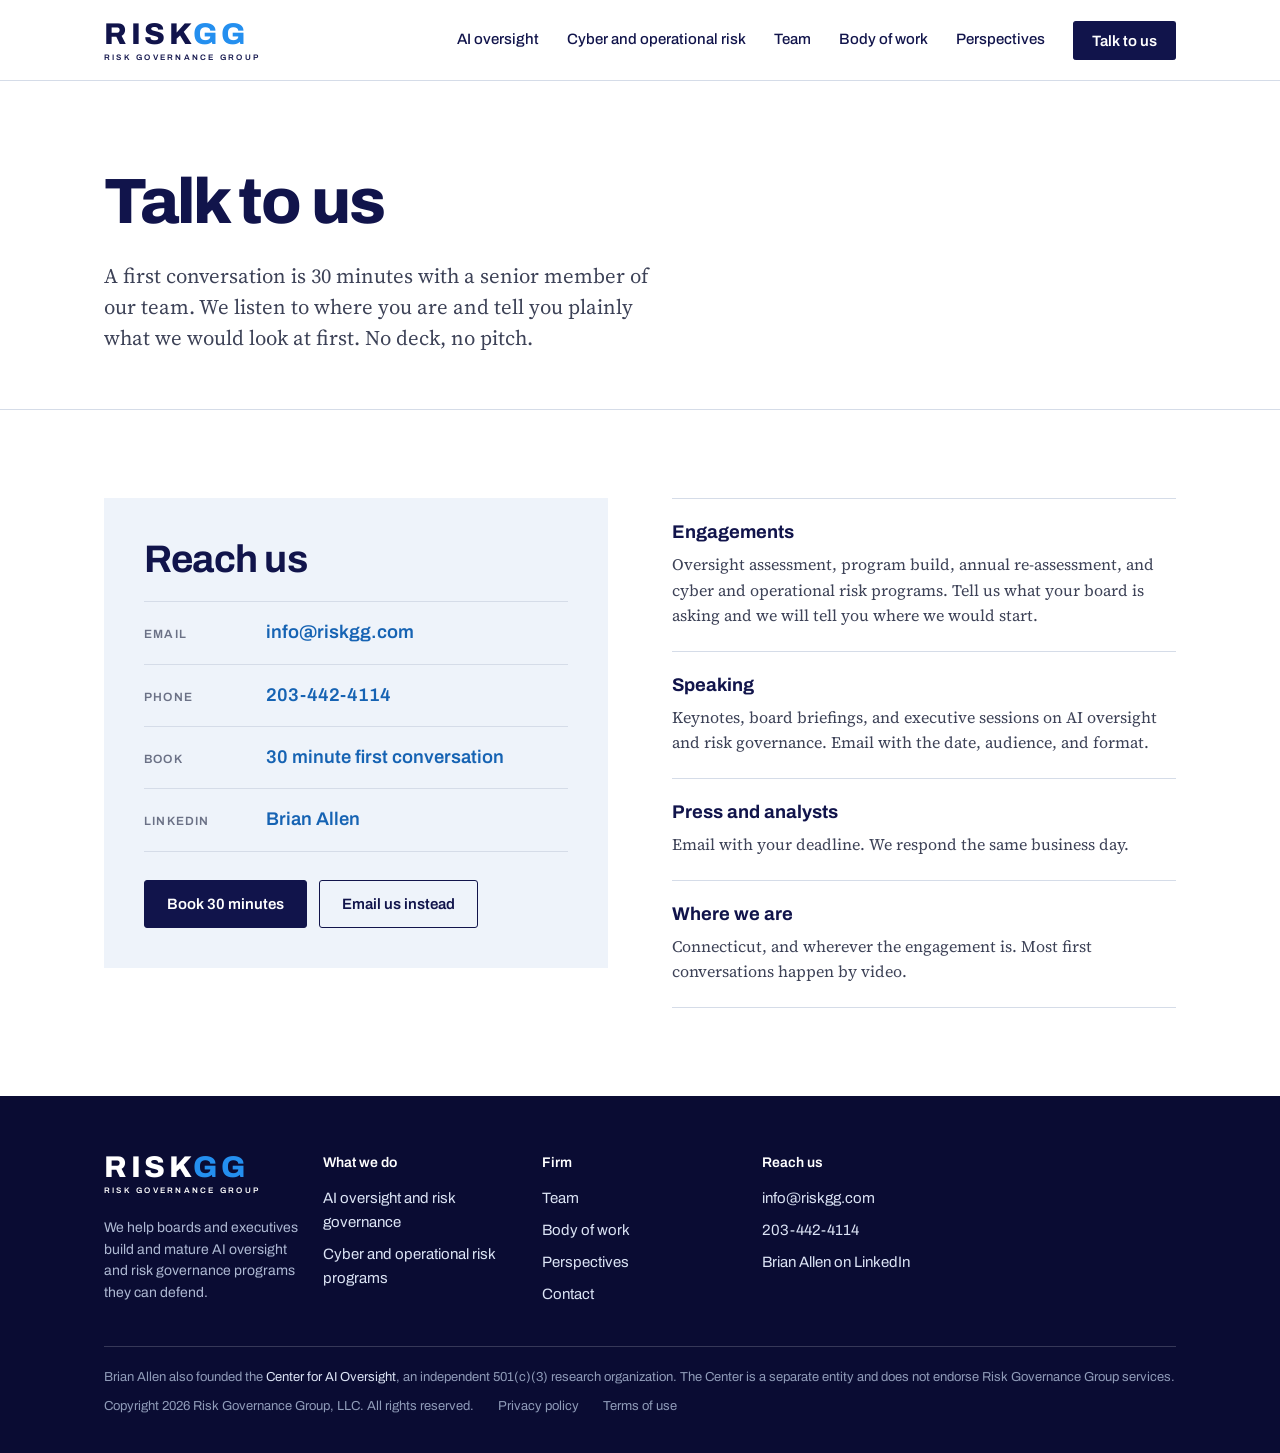
<file: contact.html>
<!DOCTYPE html>
<html lang="en">
<head>
<meta charset="utf-8">
<meta name="viewport" content="width=device-width, initial-scale=1">
<title>Talk to us | Risk Governance Group</title>
<meta name="description" content="A first conversation is 30 minutes with a senior member of our team. Email info@riskgg.com or call 203-442-4114.">
<link rel="canonical" href="https://riskgg.com/contact">
<meta property="og:type" content="website">
<meta property="og:site_name" content="Risk Governance Group">
<meta property="og:title" content="Talk to us | Risk Governance Group">
<meta property="og:description" content="A first conversation is 30 minutes with a senior member of our team. Email info@riskgg.com or call 203-442-4114.">
<meta property="og:url" content="https://riskgg.com/contact">
<meta property="og:image" content="https://riskgg.com/assets/og-image.png">
<meta name="twitter:card" content="summary_large_image">
<link rel="preconnect" href="https://fonts.googleapis.com"><link rel="preconnect" href="https://fonts.gstatic.com" crossorigin><link href="https://fonts.googleapis.com/css2?family=Archivo:wght@400;500;600;700;800&family=Source+Serif+4:ital,opsz,wght@0,8..60,400;0,8..60,600;1,8..60,400&display=swap" rel="stylesheet">
<link rel="stylesheet" href="/styles.css">
<link rel="icon" href="/assets/favicon.svg" type="image/svg+xml">
<link rel="apple-touch-icon" href="/assets/apple-touch-icon.png">
<meta name="theme-color" content="#11144B">
</head>
<body>
<a class="skip" href="#main">Skip to content</a>
<header class="site-header">
  <div class="wrap header-inner">
    <a href="/" class="wordmark" aria-label="Risk Governance Group home"><span class="wm-top"><span class="wm-risk">RISK</span><span class="wm-gg">GG</span></span><span class="wm-sub">Risk Governance Group</span></a>
    <nav class="nav nav-desktop" aria-label="Primary">
      <a href="/ai-oversight">AI oversight</a><a href="/cyber-operational-risk">Cyber and operational risk</a><a href="/team">Team</a><a href="/body-of-work">Body of work</a><a href="/perspectives">Perspectives</a>
      <a href="/contact" class="btn btn-solid btn-nav">Talk to us</a>
    </nav>
    <details class="menu">
      <summary aria-label="Menu">Menu</summary>
      <nav class="nav nav-mobile" aria-label="Mobile Primary">
        <a href="/ai-oversight">AI oversight</a><a href="/cyber-operational-risk">Cyber and operational risk</a><a href="/team">Team</a><a href="/body-of-work">Body of work</a><a href="/perspectives">Perspectives</a>
        <a href="/contact" class="btn btn-solid btn-nav">Talk to us</a>
      </nav>
    </details>
  </div>
</header>
<main id="main">
<section class="page-hero">
  <div class="wrap">
    <h1>Talk to us</h1>
    <p class="lede">A first conversation is 30 minutes with a senior member of our team. We listen to where you are and tell you plainly what we would look at first. No deck, no pitch.</p>
  </div>
</section>

<section class="band">
  <div class="wrap split">
    <div class="contact-card">
      <h2>Reach us</h2>
      <div class="contact-rows">
        <div><span class="contact-label">Email</span><a href="mailto:info@riskgg.com?subject=First%20conversation" class="contact-value">info@riskgg.com</a></div>
        <div><span class="contact-label">Phone</span><a href="tel:+12034424114" class="contact-value">203-442-4114</a></div>
        <div><span class="contact-label">Book</span><a href="https://calendar.app.google/1QkTQTcaoQQRDGSk6" rel="noopener" class="contact-value">30 minute first conversation</a></div>
        <div><span class="contact-label">LinkedIn</span><a href="https://www.linkedin.com/in/brian-allen-esq-93a1545/" rel="noopener" class="contact-value">Brian Allen</a></div>
      </div>
      <div class="btn-row"><a href="https://calendar.app.google/1QkTQTcaoQQRDGSk6" rel="noopener" class="btn btn-solid">Book 30 minutes</a><a href="mailto:info@riskgg.com?subject=First%20conversation" class="btn btn-outline">Email us instead</a></div>
    </div>
    <div class="list-grid">
      <div><h3>Engagements</h3><p>Oversight assessment, program build, annual re-assessment, and cyber and operational risk programs. Tell us what your board is asking and we will tell you where we would start.</p></div>
      <div><h3>Speaking</h3><p>Keynotes, board briefings, and executive sessions on AI oversight and risk governance. Email with the date, audience, and format.</p></div>
      <div><h3>Press and analysts</h3><p>Email with your deadline. We respond the same business day.</p></div>
      <div><h3>Where we are</h3><p>Connecticut, and wherever the engagement is. Most first conversations happen by video.</p></div>
    </div>
  </div>
</section>
</main>
<footer class="site-footer">
  <div class="wrap footer-grid">
    <div class="footer-brand">
      <a href="/" class="wordmark wordmark-white" aria-label="Risk Governance Group home"><span class="wm-top"><span class="wm-risk">RISK</span><span class="wm-gg">GG</span></span><span class="wm-sub">Risk Governance Group</span></a>
      <p>We help boards and executives build and mature AI oversight and risk governance programs they can defend.</p>
    </div>
    <div>
      <h2>What we do</h2>
      <a href="/ai-oversight">AI oversight and risk governance</a>
      <a href="/cyber-operational-risk">Cyber and operational risk programs</a>
    </div>
    <div>
      <h2>Firm</h2>
      <a href="/team">Team</a>
      <a href="/body-of-work">Body of work</a>
      <a href="/perspectives">Perspectives</a>
      <a href="/contact">Contact</a>
    </div>
    <div>
      <h2>Reach us</h2>
      <a href="mailto:info@riskgg.com">info@riskgg.com</a>
      <a href="tel:+12034424114">203-442-4114</a>
      <a href="https://www.linkedin.com/in/brian-allen-esq-93a1545/" rel="noopener">Brian Allen on LinkedIn</a>
    </div>
    <div class="footer-legal">
      <span>Brian Allen also founded the <a href="https://cfaio.org" rel="noopener">Center for AI Oversight</a>, an independent 501(c)(3) research organization. The Center is a separate entity and does not endorse Risk Governance Group services.</span>
      <div class="footer-copy"><span>Copyright 2026 Risk Governance Group, LLC. All rights reserved.</span><a href="/privacy">Privacy policy</a><a href="/terms">Terms of use</a></div>
    </div>
  </div>
</footer>
</body>
</html>
</file>
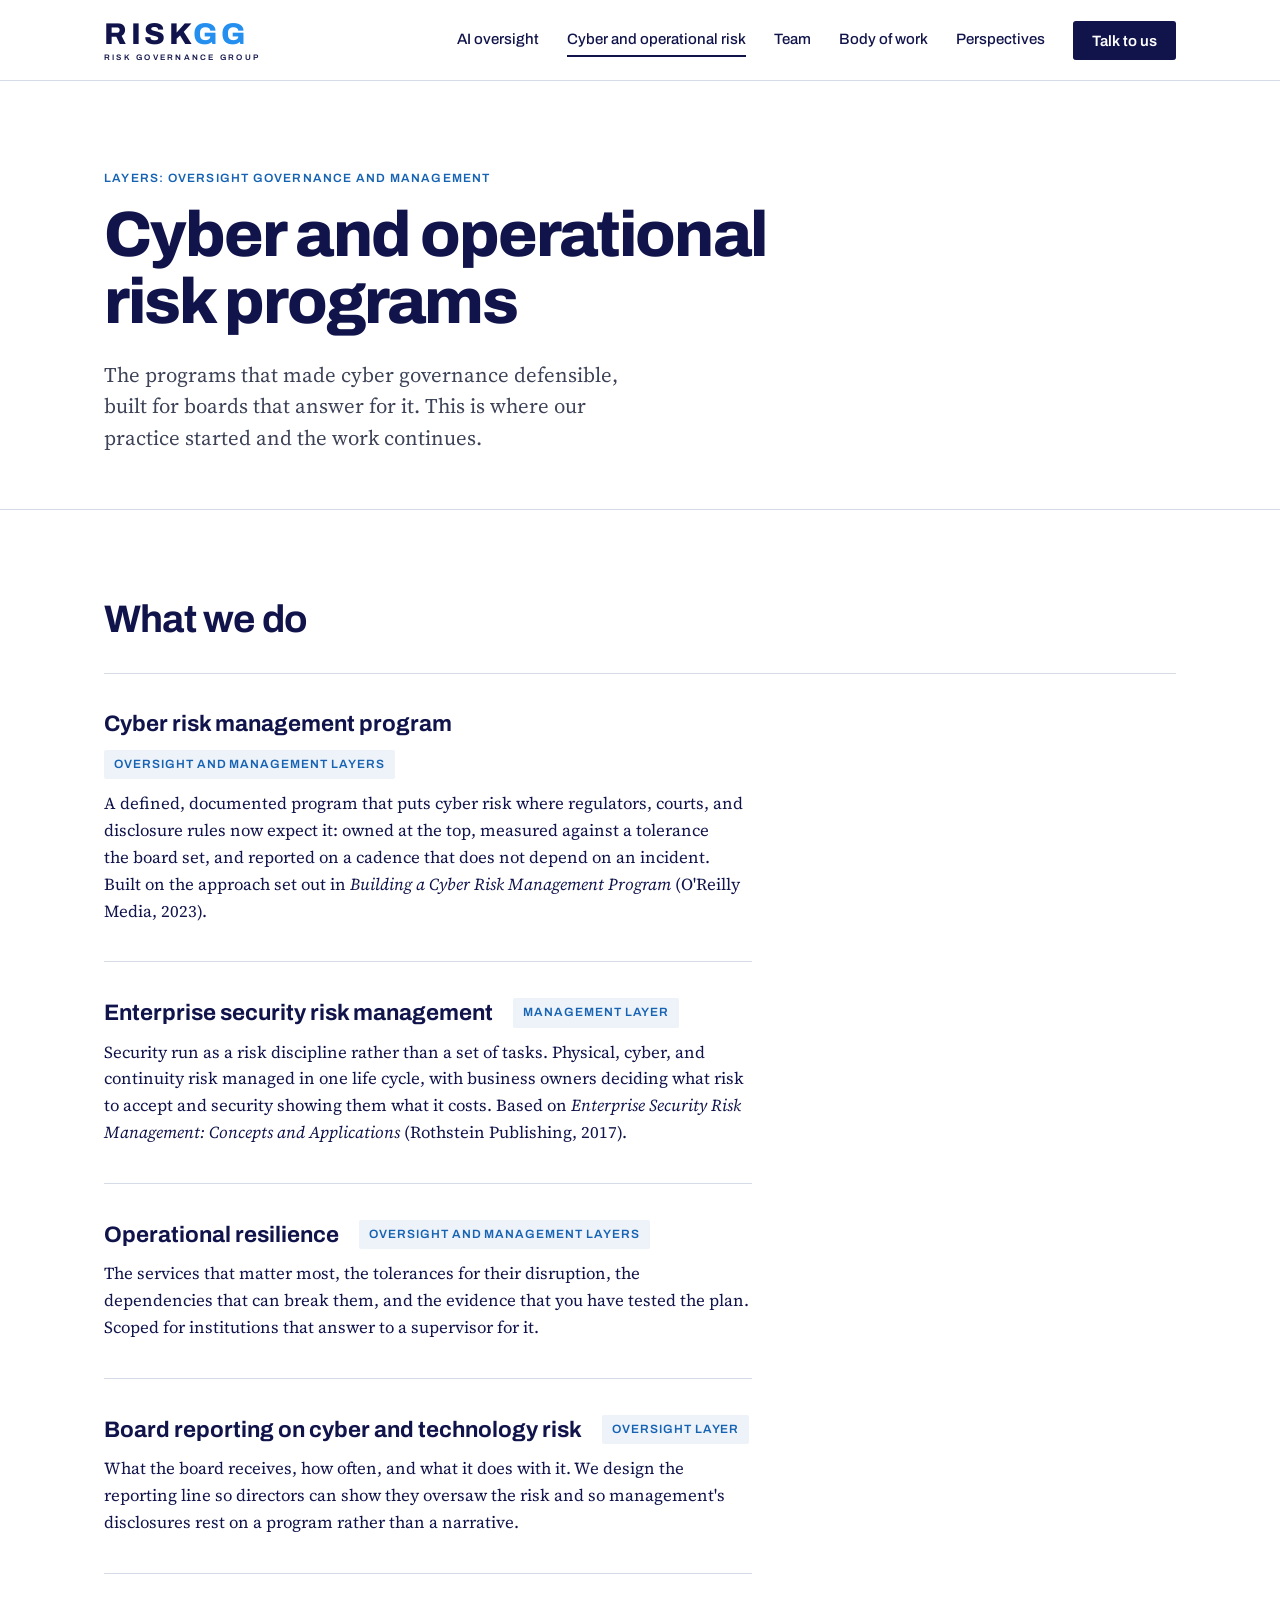
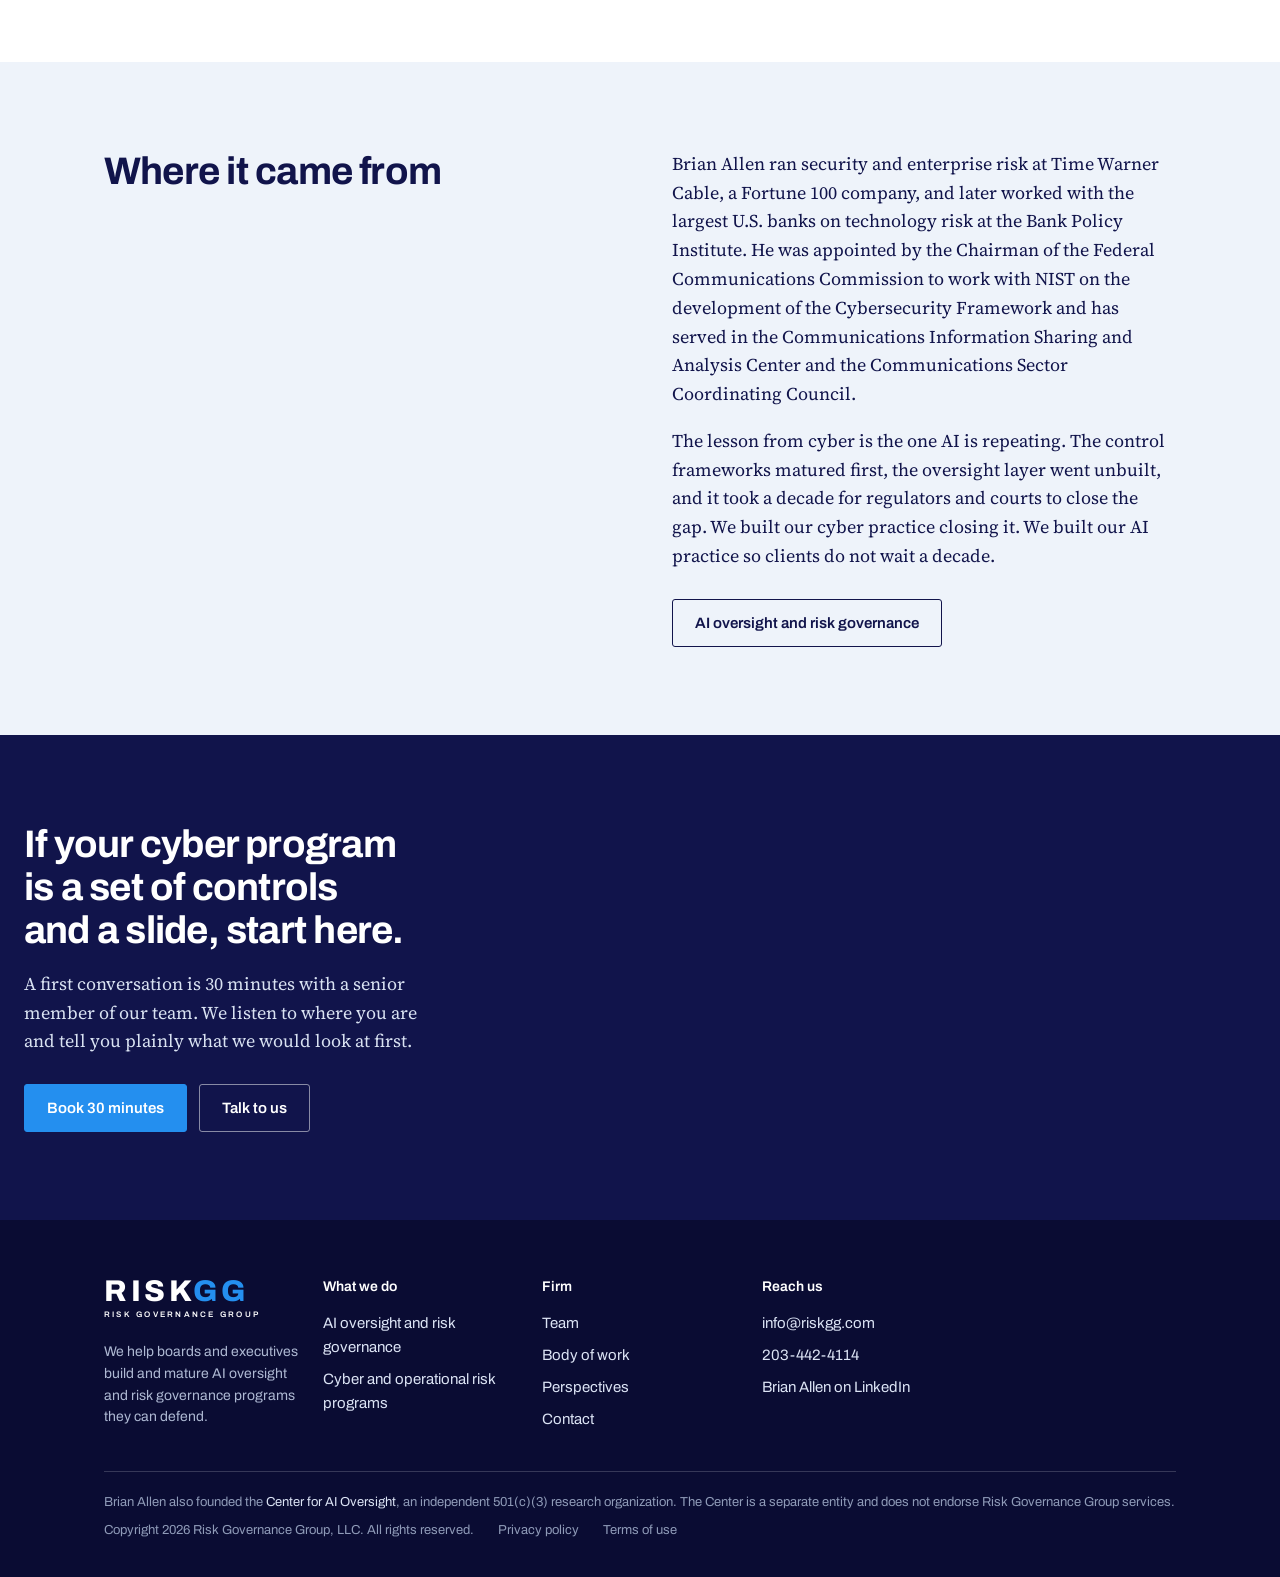
<file: cyber-operational-risk.html>
<!DOCTYPE html>
<html lang="en">
<head>
<meta charset="utf-8">
<meta name="viewport" content="width=device-width, initial-scale=1">
<title>Cyber and Operational Risk Programs | Risk Governance Group</title>
<meta name="description" content="Cyber risk management programs, enterprise security risk management, operational resilience, and board reporting on technology risk.">
<link rel="canonical" href="https://riskgg.com/cyber-operational-risk">
<meta property="og:type" content="website">
<meta property="og:site_name" content="Risk Governance Group">
<meta property="og:title" content="Cyber and Operational Risk Programs | Risk Governance Group">
<meta property="og:description" content="Cyber risk management programs, enterprise security risk management, operational resilience, and board reporting on technology risk.">
<meta property="og:url" content="https://riskgg.com/cyber-operational-risk">
<meta property="og:image" content="https://riskgg.com/assets/og-image.png">
<meta name="twitter:card" content="summary_large_image">
<link rel="preconnect" href="https://fonts.googleapis.com"><link rel="preconnect" href="https://fonts.gstatic.com" crossorigin><link href="https://fonts.googleapis.com/css2?family=Archivo:wght@400;500;600;700;800&family=Source+Serif+4:ital,opsz,wght@0,8..60,400;0,8..60,600;1,8..60,400&display=swap" rel="stylesheet">
<link rel="stylesheet" href="/styles.css">
<link rel="icon" href="/assets/favicon.svg" type="image/svg+xml">
<link rel="apple-touch-icon" href="/assets/apple-touch-icon.png">
<meta name="theme-color" content="#11144B">
</head>
<body>
<a class="skip" href="#main">Skip to content</a>
<header class="site-header">
  <div class="wrap header-inner">
    <a href="/" class="wordmark" aria-label="Risk Governance Group home"><span class="wm-top"><span class="wm-risk">RISK</span><span class="wm-gg">GG</span></span><span class="wm-sub">Risk Governance Group</span></a>
    <nav class="nav nav-desktop" aria-label="Primary">
      <a href="/ai-oversight">AI oversight</a><a href="/cyber-operational-risk" class="active" aria-current="page">Cyber and operational risk</a><a href="/team">Team</a><a href="/body-of-work">Body of work</a><a href="/perspectives">Perspectives</a>
      <a href="/contact" class="btn btn-solid btn-nav">Talk to us</a>
    </nav>
    <details class="menu">
      <summary aria-label="Menu">Menu</summary>
      <nav class="nav nav-mobile" aria-label="Mobile Primary">
        <a href="/ai-oversight">AI oversight</a><a href="/cyber-operational-risk" class="active" aria-current="page">Cyber and operational risk</a><a href="/team">Team</a><a href="/body-of-work">Body of work</a><a href="/perspectives">Perspectives</a>
        <a href="/contact" class="btn btn-solid btn-nav">Talk to us</a>
      </nav>
    </details>
  </div>
</header>
<main id="main">
<section class="page-hero">
  <div class="wrap">
    <div class="eyebrow">Layers: oversight governance and management</div>
    <h1>Cyber and operational risk programs</h1>
    <p class="lede">The programs that made cyber governance defensible, built for boards that answer for it. This is where our practice started and the work continues.</p>
  </div>
</section>

<section class="band">
  <div class="wrap">
    <h2>What we do</h2>
    <div class="engagements">
      <div class="engagement">
        <div class="eng-head"><h3>Cyber risk management program</h3><span class="layer-tag">Oversight and management layers</span></div>
        <p>A defined, documented program that puts cyber risk where regulators, courts, and disclosure rules now expect it: owned at the top, measured against a tolerance the board set, and reported on a cadence that does not depend on an incident. Built on the approach set out in <em>Building a Cyber Risk Management Program</em> (O'Reilly Media, 2023).</p>
      </div>
      <div class="engagement">
        <div class="eng-head"><h3>Enterprise security risk management</h3><span class="layer-tag">Management layer</span></div>
        <p>Security run as a risk discipline rather than a set of tasks. Physical, cyber, and continuity risk managed in one life cycle, with business owners deciding what risk to accept and security showing them what it costs. Based on <em>Enterprise Security Risk Management: Concepts and Applications</em> (Rothstein Publishing, 2017).</p>
      </div>
      <div class="engagement">
        <div class="eng-head"><h3>Operational resilience</h3><span class="layer-tag">Oversight and management layers</span></div>
        <p>The services that matter most, the tolerances for their disruption, the dependencies that can break them, and the evidence that you have tested the plan. Scoped for institutions that answer to a supervisor for it.</p>
      </div>
      <div class="engagement">
        <div class="eng-head"><h3>Board reporting on cyber and technology risk</h3><span class="layer-tag">Oversight layer</span></div>
        <p>What the board receives, how often, and what it does with it. We design the reporting line so directors can show they oversaw the risk and so management's disclosures rest on a program rather than a narrative.</p>
      </div>
    </div>
  </div>
</section>

<section class="band band-light">
  <div class="wrap split">
    <h2>Where it came from</h2>
    <div>
      <p>Brian Allen ran security and enterprise risk at Time Warner Cable, a Fortune 100 company, and later worked with the largest U.S. banks on technology risk at the Bank Policy Institute. He was appointed by the Chairman of the Federal Communications Commission to work with NIST on the development of the Cybersecurity Framework and has served in the Communications Information Sharing and Analysis Center and the Communications Sector Coordinating Council.</p>
      <p>The lesson from cyber is the one AI is repeating. The control frameworks matured first, the oversight layer went unbuilt, and it took a decade for regulators and courts to close the gap. We built our cyber practice closing it. We built our AI practice so clients do not wait a decade.</p>
      <div class="btn-row"><a href="/ai-oversight" class="btn btn-outline">AI oversight and risk governance</a></div>
    </div>
  </div>
</section>

<section class="band band-navy cta">
  <div class="wrap cta-inner">
    <h2>If your cyber program is a set of controls and a slide, start here.</h2>
    <p>A first conversation is 30 minutes with a senior member of our team. We listen to where you are and tell you plainly what we would look at first.</p>
    <div class="btn-row"><a href="https://calendar.app.google/1QkTQTcaoQQRDGSk6" rel="noopener" class="btn btn-blue">Book 30 minutes</a><a href="/contact" class="btn btn-ghost-light">Talk to us</a></div>
  </div>
</section>
</main>
<footer class="site-footer">
  <div class="wrap footer-grid">
    <div class="footer-brand">
      <a href="/" class="wordmark wordmark-white" aria-label="Risk Governance Group home"><span class="wm-top"><span class="wm-risk">RISK</span><span class="wm-gg">GG</span></span><span class="wm-sub">Risk Governance Group</span></a>
      <p>We help boards and executives build and mature AI oversight and risk governance programs they can defend.</p>
    </div>
    <div>
      <h2>What we do</h2>
      <a href="/ai-oversight">AI oversight and risk governance</a>
      <a href="/cyber-operational-risk">Cyber and operational risk programs</a>
    </div>
    <div>
      <h2>Firm</h2>
      <a href="/team">Team</a>
      <a href="/body-of-work">Body of work</a>
      <a href="/perspectives">Perspectives</a>
      <a href="/contact">Contact</a>
    </div>
    <div>
      <h2>Reach us</h2>
      <a href="mailto:info@riskgg.com">info@riskgg.com</a>
      <a href="tel:+12034424114">203-442-4114</a>
      <a href="https://www.linkedin.com/in/brian-allen-esq-93a1545/" rel="noopener">Brian Allen on LinkedIn</a>
    </div>
    <div class="footer-legal">
      <span>Brian Allen also founded the <a href="https://cfaio.org" rel="noopener">Center for AI Oversight</a>, an independent 501(c)(3) research organization. The Center is a separate entity and does not endorse Risk Governance Group services.</span>
      <div class="footer-copy"><span>Copyright 2026 Risk Governance Group, LLC. All rights reserved.</span><a href="/privacy">Privacy policy</a><a href="/terms">Terms of use</a></div>
    </div>
  </div>
</footer>
</body>
</html>
</file>
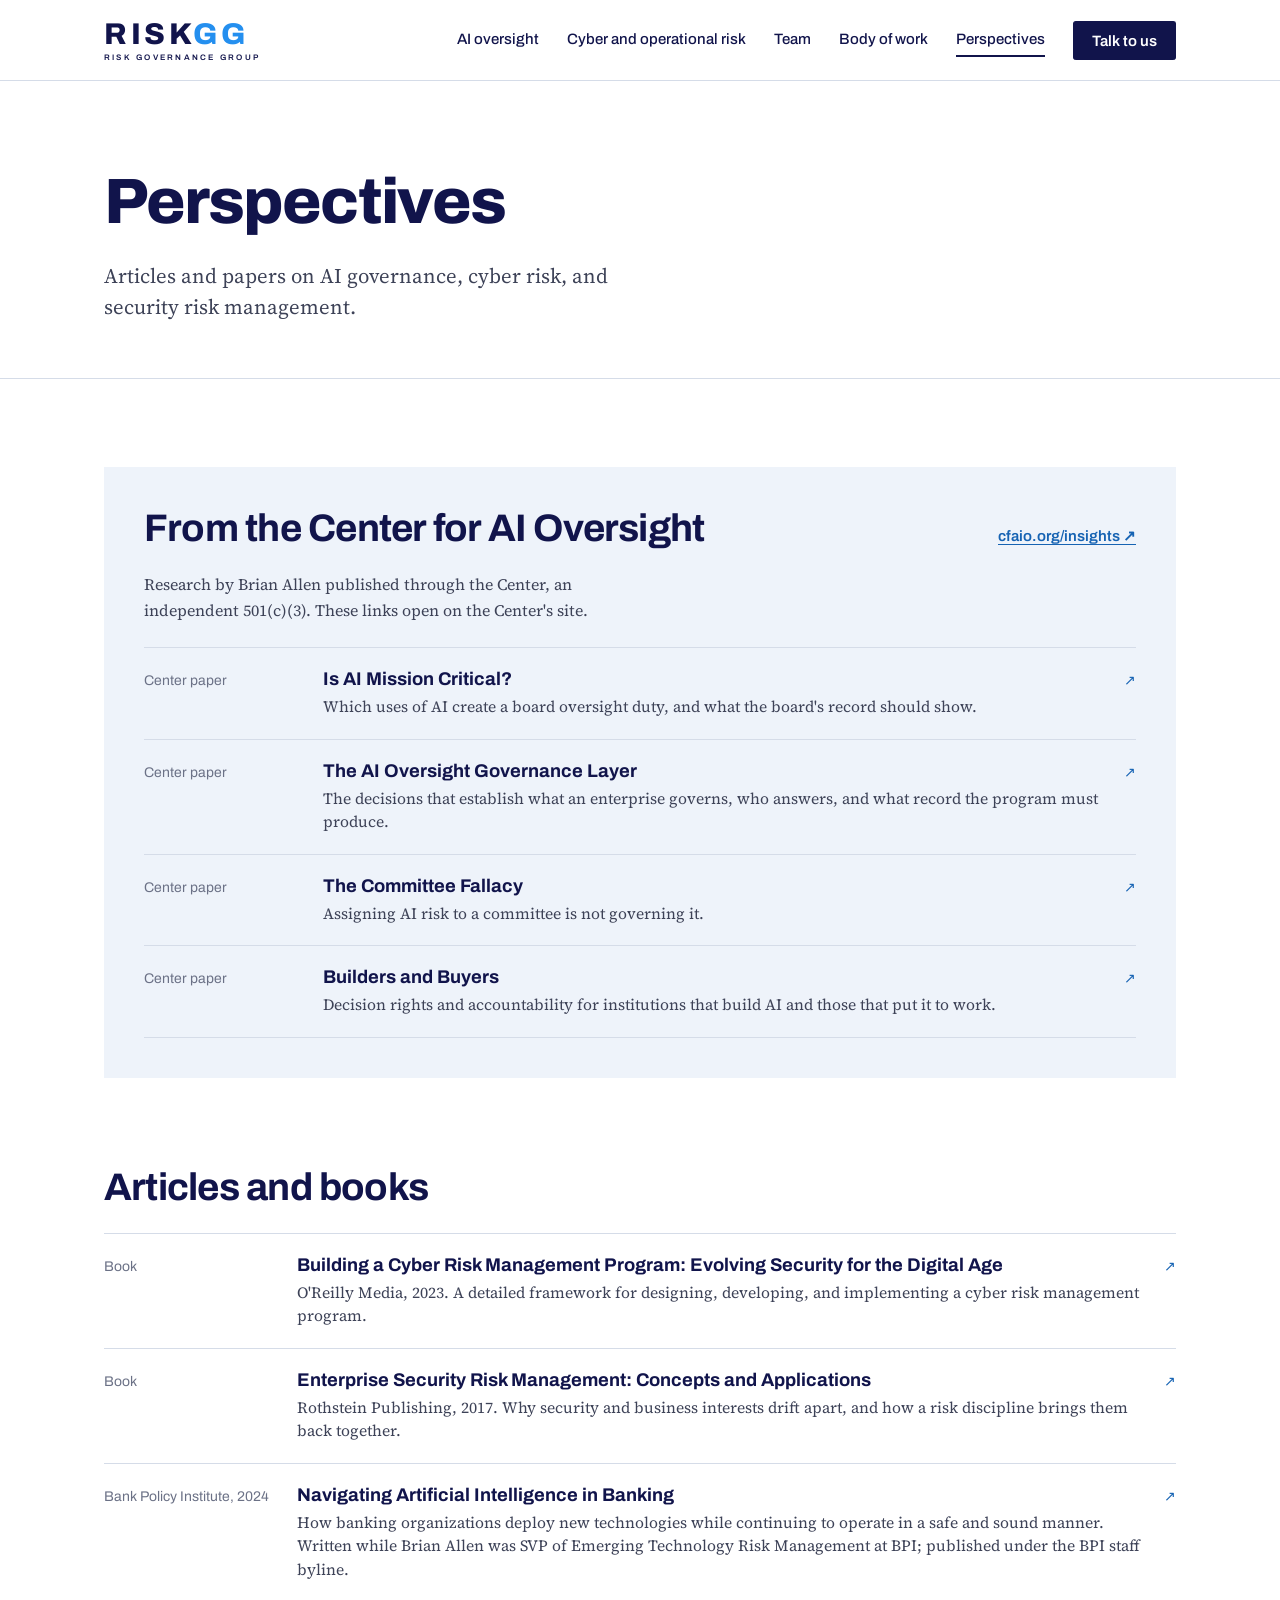
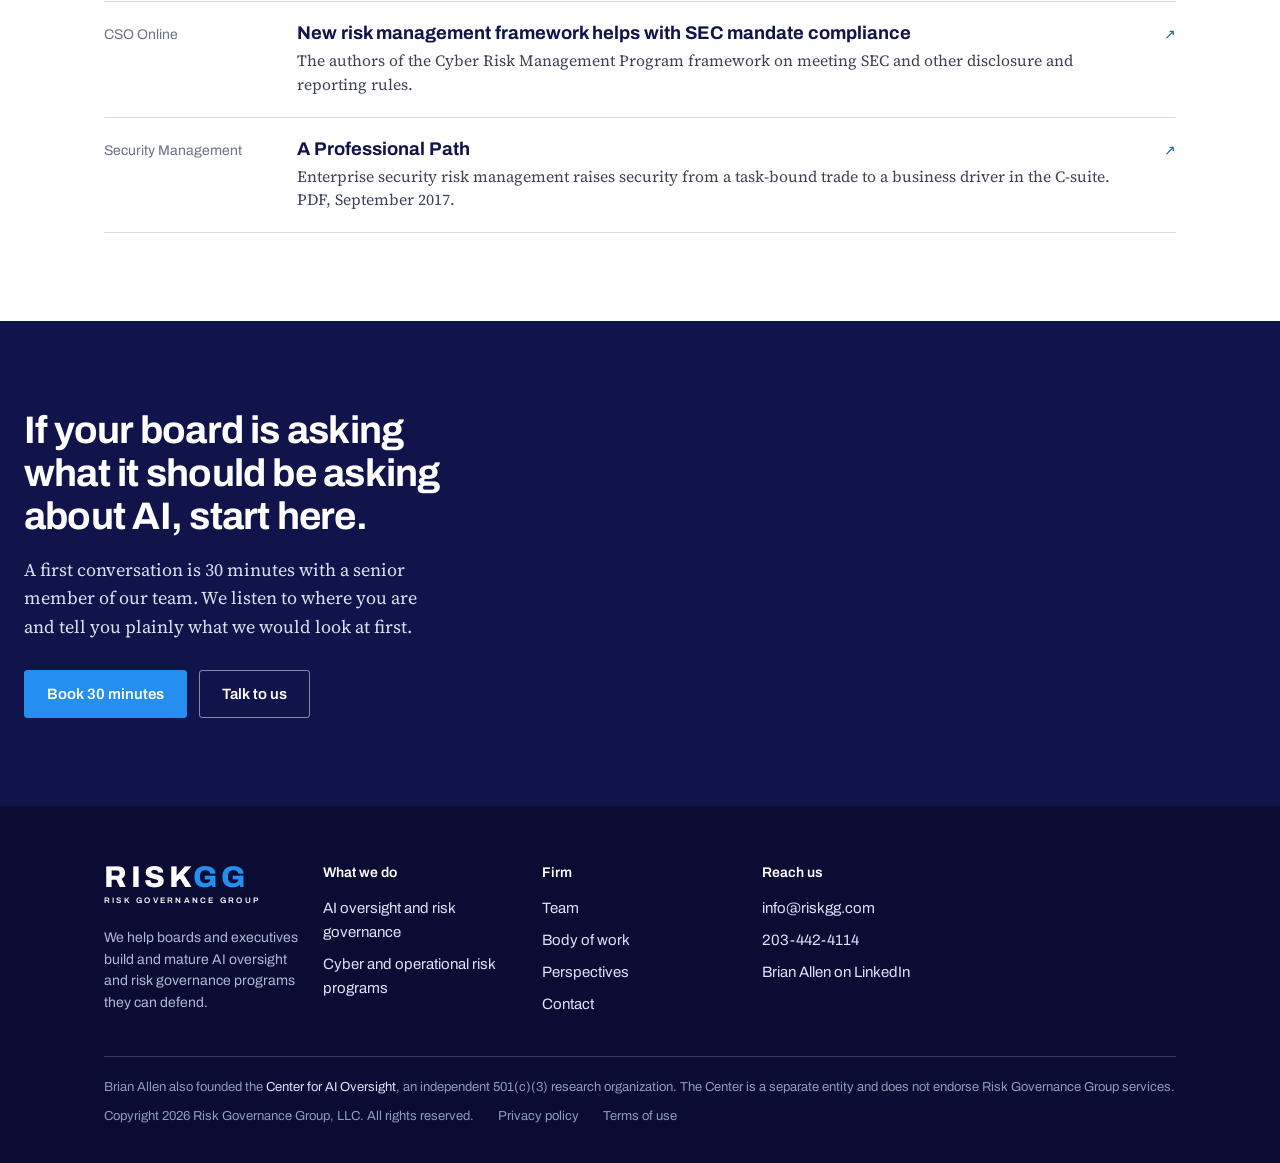
<file: perspectives.html>
<!DOCTYPE html>
<html lang="en">
<head>
<meta charset="utf-8">
<meta name="viewport" content="width=device-width, initial-scale=1">
<title>Perspectives | Risk Governance Group</title>
<meta name="description" content="Articles, papers, and books by Brian Allen on AI oversight, cyber risk management, and enterprise security risk management.">
<link rel="canonical" href="https://riskgg.com/perspectives">
<meta property="og:type" content="website">
<meta property="og:site_name" content="Risk Governance Group">
<meta property="og:title" content="Perspectives | Risk Governance Group">
<meta property="og:description" content="Articles, papers, and books by Brian Allen on AI oversight, cyber risk management, and enterprise security risk management.">
<meta property="og:url" content="https://riskgg.com/perspectives">
<meta property="og:image" content="https://riskgg.com/assets/og-image.png">
<meta name="twitter:card" content="summary_large_image">
<link rel="preconnect" href="https://fonts.googleapis.com"><link rel="preconnect" href="https://fonts.gstatic.com" crossorigin><link href="https://fonts.googleapis.com/css2?family=Archivo:wght@400;500;600;700;800&family=Source+Serif+4:ital,opsz,wght@0,8..60,400;0,8..60,600;1,8..60,400&display=swap" rel="stylesheet">
<link rel="stylesheet" href="/styles.css">
<link rel="icon" href="/assets/favicon.svg" type="image/svg+xml">
<link rel="apple-touch-icon" href="/assets/apple-touch-icon.png">
<meta name="theme-color" content="#11144B">
</head>
<body>
<a class="skip" href="#main">Skip to content</a>
<header class="site-header">
  <div class="wrap header-inner">
    <a href="/" class="wordmark" aria-label="Risk Governance Group home"><span class="wm-top"><span class="wm-risk">RISK</span><span class="wm-gg">GG</span></span><span class="wm-sub">Risk Governance Group</span></a>
    <nav class="nav nav-desktop" aria-label="Primary">
      <a href="/ai-oversight">AI oversight</a><a href="/cyber-operational-risk">Cyber and operational risk</a><a href="/team">Team</a><a href="/body-of-work">Body of work</a><a href="/perspectives" class="active" aria-current="page">Perspectives</a>
      <a href="/contact" class="btn btn-solid btn-nav">Talk to us</a>
    </nav>
    <details class="menu">
      <summary aria-label="Menu">Menu</summary>
      <nav class="nav nav-mobile" aria-label="Mobile Primary">
        <a href="/ai-oversight">AI oversight</a><a href="/cyber-operational-risk">Cyber and operational risk</a><a href="/team">Team</a><a href="/body-of-work">Body of work</a><a href="/perspectives" class="active" aria-current="page">Perspectives</a>
        <a href="/contact" class="btn btn-solid btn-nav">Talk to us</a>
      </nav>
    </details>
  </div>
</header>
<main id="main">
<section class="page-hero">
  <div class="wrap">
    <h1>Perspectives</h1>
    <p class="lede">Articles and papers on AI governance, cyber risk, and security risk management.</p>
  </div>
</section>

<section class="band">
  <div class="wrap">
    <div class="center-block">
      <div class="section-head">
        <h2>From the Center for AI Oversight</h2>
        <a href="https://cfaio.org/insights" rel="noopener" class="link-strong">cfaio.org/insights &#8599;</a>
      </div>
      <p class="muted">Research by Brian Allen published through the Center, an independent 501(c)(3). These links open on the Center's site.</p>
      <div class="list-rows">
        <a href="https://cfaio.org/is-ai-mission-critical" rel="noopener" class="article"><span class="art-cat">Center paper</span><span class="art-body"><span class="art-title">Is AI Mission Critical?</span><span class="art-blurb">Which uses of AI create a board oversight duty, and what the board's record should show.</span></span><span class="art-arrow">&#8599;</span></a>
        <a href="https://cfaio.org/the-ai-oversight-governance-layer" rel="noopener" class="article"><span class="art-cat">Center paper</span><span class="art-body"><span class="art-title">The AI Oversight Governance Layer</span><span class="art-blurb">The decisions that establish what an enterprise governs, who answers, and what record the program must produce.</span></span><span class="art-arrow">&#8599;</span></a>
        <a href="https://cfaio.org/committee-fallacy-anatomy" rel="noopener" class="article"><span class="art-cat">Center paper</span><span class="art-body"><span class="art-title">The Committee Fallacy</span><span class="art-blurb">Assigning AI risk to a committee is not governing it.</span></span><span class="art-arrow">&#8599;</span></a>
        <a href="https://cfaio.org/builders-and-buyers" rel="noopener" class="article"><span class="art-cat">Center paper</span><span class="art-body"><span class="art-title">Builders and Buyers</span><span class="art-blurb">Decision rights and accountability for institutions that build AI and those that put it to work.</span></span><span class="art-arrow">&#8599;</span></a>
      </div>
    </div>
  </div>
</section>

<section class="band band-tight">
  <div class="wrap">
    <h2>Articles and books</h2>
    <div class="list-rows">
      <a href="https://www.oreilly.com/library/view/-/9781098147785/" rel="noopener" class="article"><span class="art-cat">Book</span><span class="art-body"><span class="art-title">Building a Cyber Risk Management Program: Evolving Security for the Digital Age</span><span class="art-blurb">O'Reilly Media, 2023. A detailed framework for designing, developing, and implementing a cyber risk management program.</span></span><span class="art-arrow">&#8599;</span></a>
<a href="https://www.asisonline.org/publications/enterprise-security-risk-management/" rel="noopener" class="article"><span class="art-cat">Book</span><span class="art-body"><span class="art-title">Enterprise Security Risk Management: Concepts and Applications</span><span class="art-blurb">Rothstein Publishing, 2017. Why security and business interests drift apart, and how a risk discipline brings them back together.</span></span><span class="art-arrow">&#8599;</span></a>
<a href="https://bpi.com/navigating-artificial-intelligence-in-banking/" rel="noopener" class="article"><span class="art-cat">Bank Policy Institute, 2024</span><span class="art-body"><span class="art-title">Navigating Artificial Intelligence in Banking</span><span class="art-blurb">How banking organizations deploy new technologies while continuing to operate in a safe and sound manner. Written while Brian Allen was SVP of Emerging Technology Risk Management at BPI; published under the BPI staff byline.</span></span><span class="art-arrow">&#8599;</span></a>
<a href="https://www.csoonline.com/article/1284801/new-risk-management-framework-helps-with-sec-mandate-compliance.html" rel="noopener" class="article"><span class="art-cat">CSO Online</span><span class="art-body"><span class="art-title">New risk management framework helps with SEC mandate compliance</span><span class="art-blurb">The authors of the Cyber Risk Management Program framework on meeting SEC and other disclosure and reporting rules.</span></span><span class="art-arrow">&#8599;</span></a>
<a href="/assets/pdf/A-Professional-Path-Security-Management-2017.pdf" class="article"><span class="art-cat">Security Management</span><span class="art-body"><span class="art-title">A Professional Path</span><span class="art-blurb">Enterprise security risk management raises security from a task-bound trade to a business driver in the C-suite. PDF, September 2017.</span></span><span class="art-arrow">&#8599;</span></a>
    </div>
  </div>
</section>

<section class="band band-navy cta">
  <div class="wrap cta-inner">
    <h2>If your board is asking what it should be asking about AI, start here.</h2>
    <p>A first conversation is 30 minutes with a senior member of our team. We listen to where you are and tell you plainly what we would look at first.</p>
    <div class="btn-row"><a href="https://calendar.app.google/1QkTQTcaoQQRDGSk6" rel="noopener" class="btn btn-blue">Book 30 minutes</a><a href="/contact" class="btn btn-ghost-light">Talk to us</a></div>
  </div>
</section>
</main>
<footer class="site-footer">
  <div class="wrap footer-grid">
    <div class="footer-brand">
      <a href="/" class="wordmark wordmark-white" aria-label="Risk Governance Group home"><span class="wm-top"><span class="wm-risk">RISK</span><span class="wm-gg">GG</span></span><span class="wm-sub">Risk Governance Group</span></a>
      <p>We help boards and executives build and mature AI oversight and risk governance programs they can defend.</p>
    </div>
    <div>
      <h2>What we do</h2>
      <a href="/ai-oversight">AI oversight and risk governance</a>
      <a href="/cyber-operational-risk">Cyber and operational risk programs</a>
    </div>
    <div>
      <h2>Firm</h2>
      <a href="/team">Team</a>
      <a href="/body-of-work">Body of work</a>
      <a href="/perspectives">Perspectives</a>
      <a href="/contact">Contact</a>
    </div>
    <div>
      <h2>Reach us</h2>
      <a href="mailto:info@riskgg.com">info@riskgg.com</a>
      <a href="tel:+12034424114">203-442-4114</a>
      <a href="https://www.linkedin.com/in/brian-allen-esq-93a1545/" rel="noopener">Brian Allen on LinkedIn</a>
    </div>
    <div class="footer-legal">
      <span>Brian Allen also founded the <a href="https://cfaio.org" rel="noopener">Center for AI Oversight</a>, an independent 501(c)(3) research organization. The Center is a separate entity and does not endorse Risk Governance Group services.</span>
      <div class="footer-copy"><span>Copyright 2026 Risk Governance Group, LLC. All rights reserved.</span><a href="/privacy">Privacy policy</a><a href="/terms">Terms of use</a></div>
    </div>
  </div>
</footer>
</body>
</html>
</file>
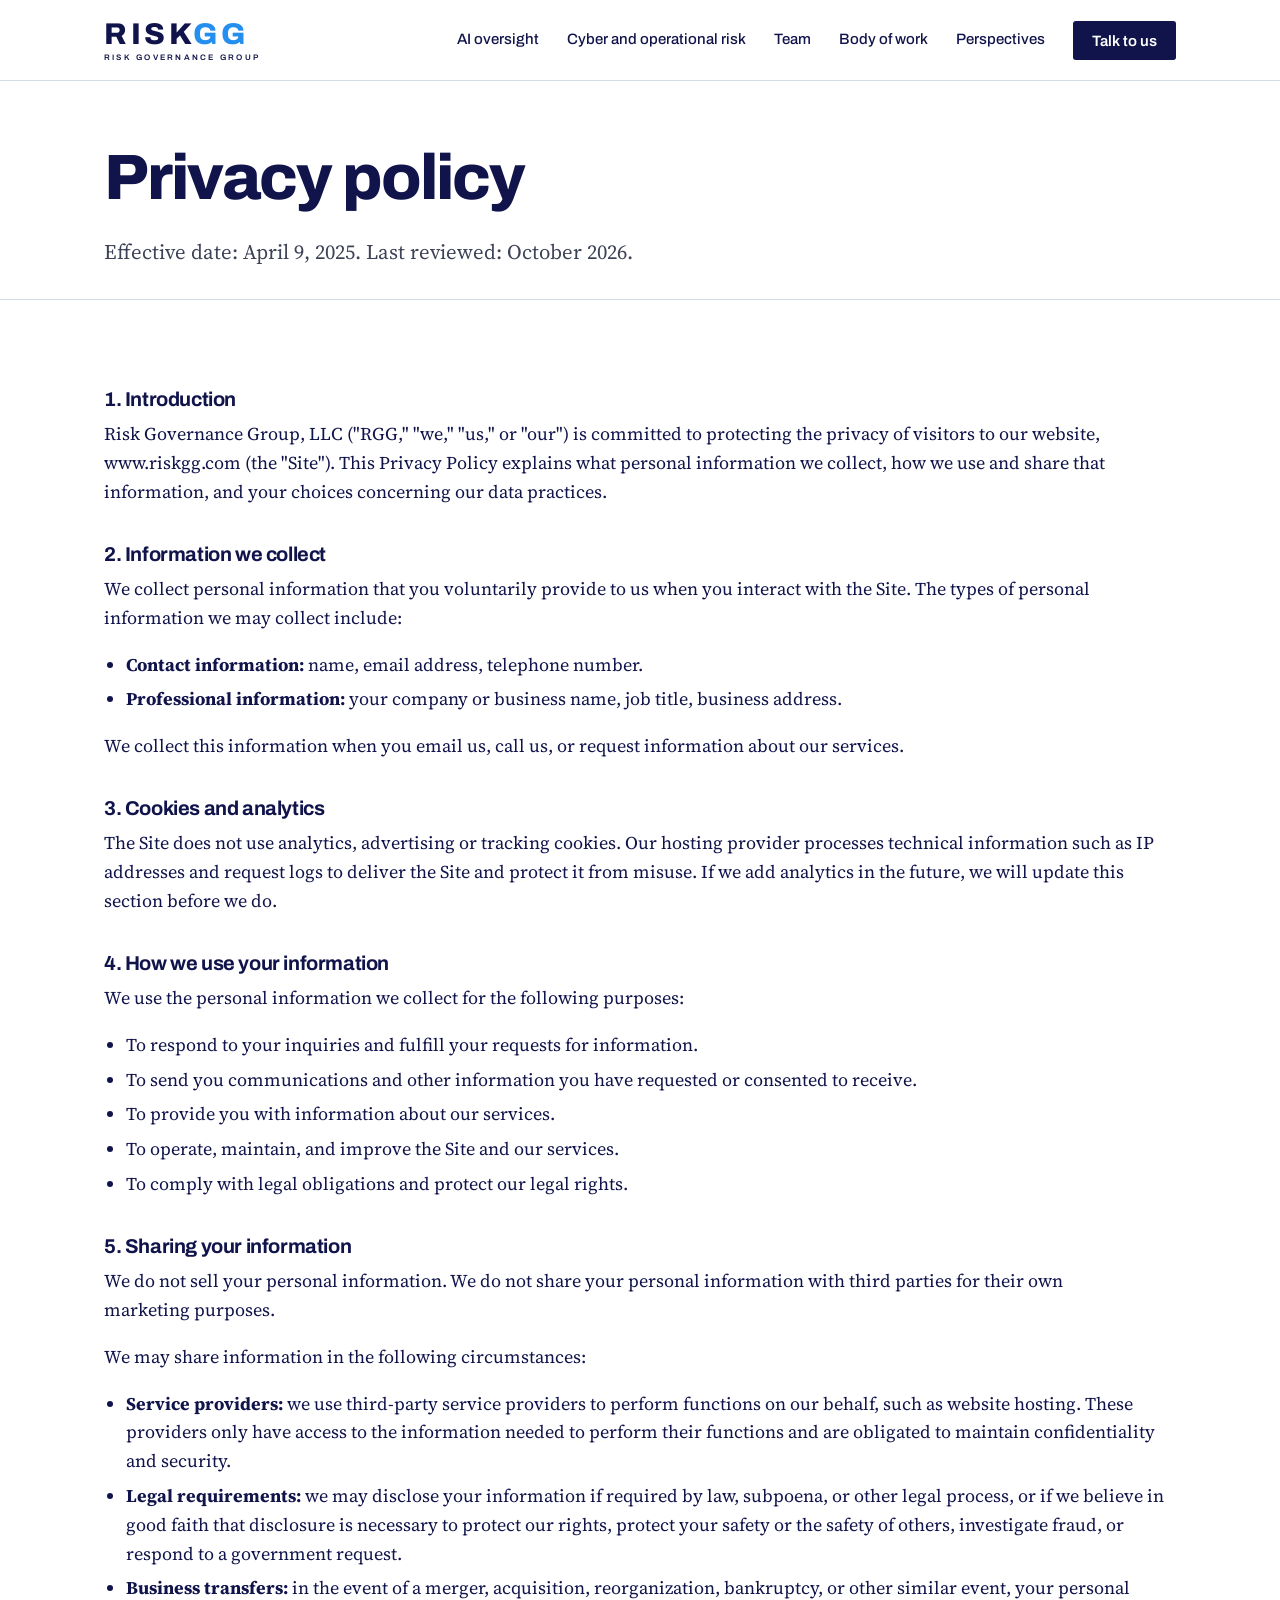
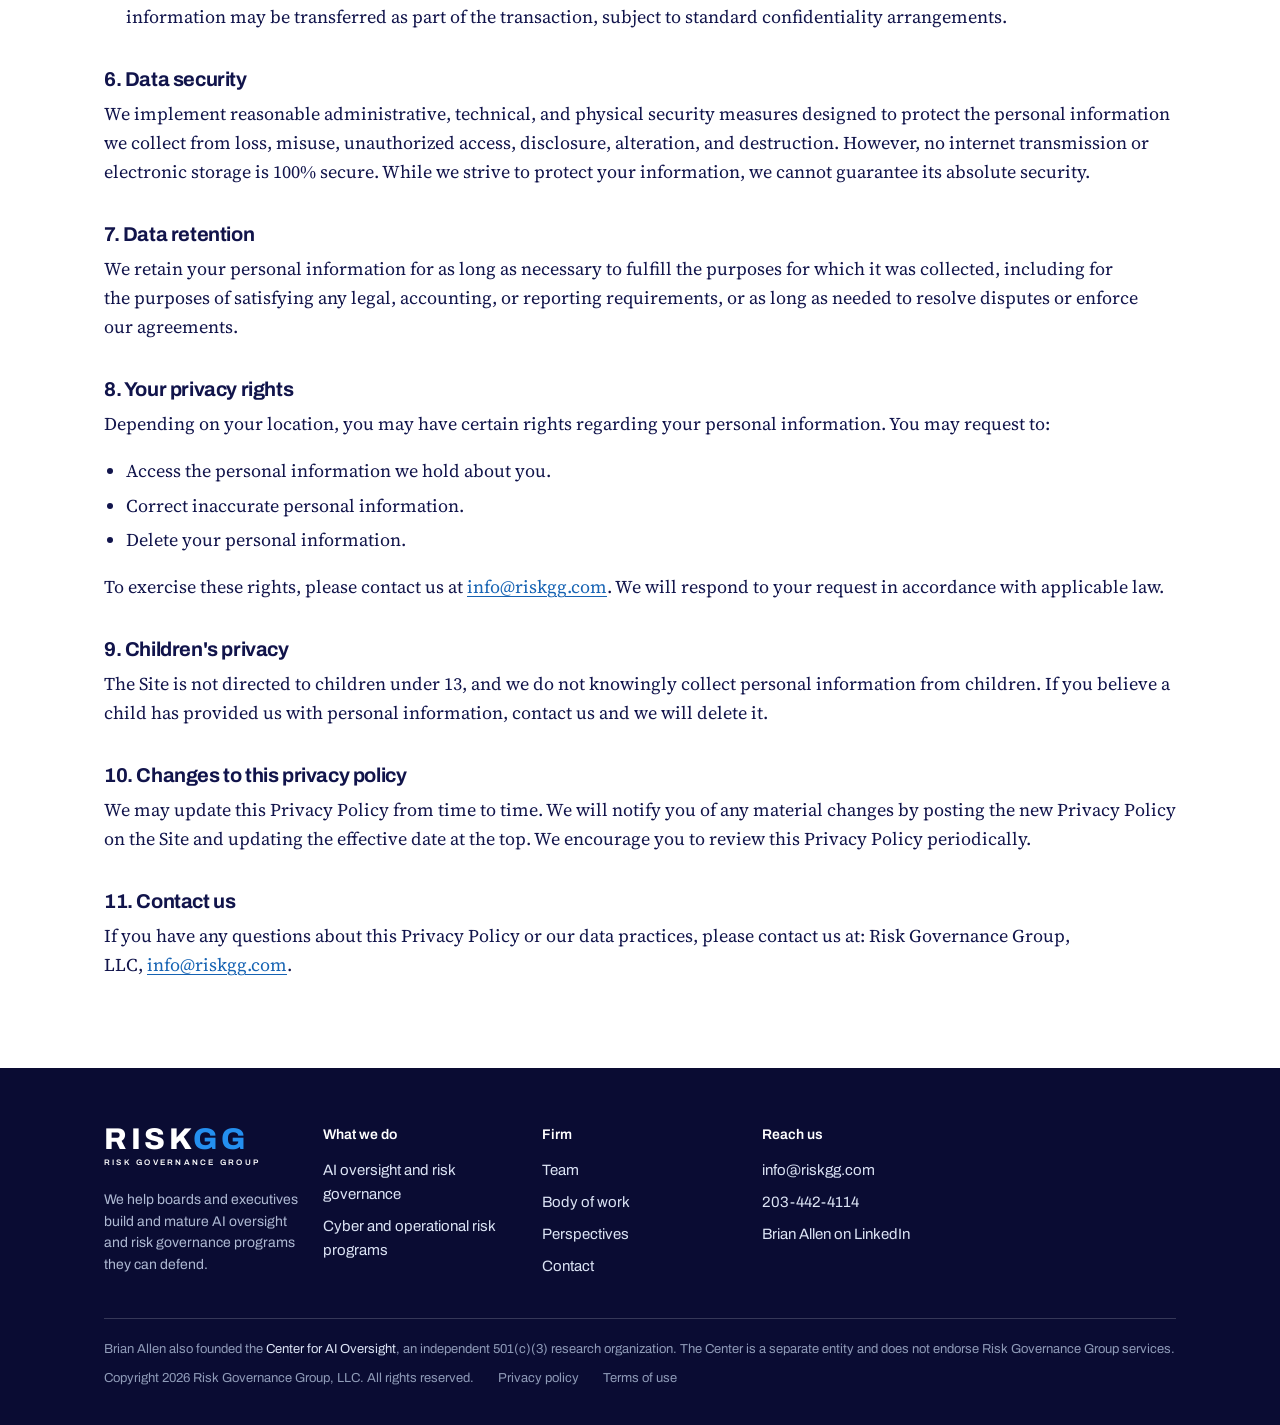
<file: privacy.html>
<!DOCTYPE html>
<html lang="en">
<head>
<meta charset="utf-8">
<meta name="viewport" content="width=device-width, initial-scale=1">
<title>Privacy Policy | Risk Governance Group</title>
<meta name="description" content="How Risk Governance Group collects, uses, shares, and protects personal information, and the choices and rights you have.">
<link rel="canonical" href="https://riskgg.com/privacy">
<meta property="og:type" content="website">
<meta property="og:site_name" content="Risk Governance Group">
<meta property="og:title" content="Privacy Policy | Risk Governance Group">
<meta property="og:description" content="How Risk Governance Group collects, uses, shares, and protects personal information, and the choices and rights you have.">
<meta property="og:url" content="https://riskgg.com/privacy">
<meta property="og:image" content="https://riskgg.com/assets/og-image.png">
<meta name="twitter:card" content="summary_large_image">
<link rel="preconnect" href="https://fonts.googleapis.com"><link rel="preconnect" href="https://fonts.gstatic.com" crossorigin><link href="https://fonts.googleapis.com/css2?family=Archivo:wght@400;500;600;700;800&family=Source+Serif+4:ital,opsz,wght@0,8..60,400;0,8..60,600;1,8..60,400&display=swap" rel="stylesheet">
<link rel="stylesheet" href="/styles.css">
<link rel="icon" href="/assets/favicon.svg" type="image/svg+xml">
<link rel="apple-touch-icon" href="/assets/apple-touch-icon.png">
<meta name="theme-color" content="#11144B">
</head>
<body>
<a class="skip" href="#main">Skip to content</a>
<header class="site-header">
  <div class="wrap header-inner">
    <a href="/" class="wordmark" aria-label="Risk Governance Group home"><span class="wm-top"><span class="wm-risk">RISK</span><span class="wm-gg">GG</span></span><span class="wm-sub">Risk Governance Group</span></a>
    <nav class="nav nav-desktop" aria-label="Primary">
      <a href="/ai-oversight">AI oversight</a><a href="/cyber-operational-risk">Cyber and operational risk</a><a href="/team">Team</a><a href="/body-of-work">Body of work</a><a href="/perspectives">Perspectives</a>
      <a href="/contact" class="btn btn-solid btn-nav">Talk to us</a>
    </nav>
    <details class="menu">
      <summary aria-label="Menu">Menu</summary>
      <nav class="nav nav-mobile" aria-label="Mobile Primary">
        <a href="/ai-oversight">AI oversight</a><a href="/cyber-operational-risk">Cyber and operational risk</a><a href="/team">Team</a><a href="/body-of-work">Body of work</a><a href="/perspectives">Perspectives</a>
        <a href="/contact" class="btn btn-solid btn-nav">Talk to us</a>
      </nav>
    </details>
  </div>
</header>
<main id="main">
<section class="page-hero page-hero-tight">
  <div class="wrap">
    <h1>Privacy policy</h1>
    <p class="lede">Effective date: April 9, 2025. Last reviewed: October 2026.</p>
  </div>
</section>
<section class="band legal">
  <div class="wrap measure">
    <h2>1. Introduction</h2>
    <p>Risk Governance Group, LLC ("RGG," "we," "us," or "our") is committed to protecting the privacy of visitors to our website, www.riskgg.com (the "Site"). This Privacy Policy explains what personal information we collect, how we use and share that information, and your choices concerning our data practices.</p>
    <h2>2. Information we collect</h2>
    <p>We collect personal information that you voluntarily provide to us when you interact with the Site. The types of personal information we may collect include:</p>
    <ul>
      <li><b>Contact information:</b> name, email address, telephone number.</li>
      <li><b>Professional information:</b> your company or business name, job title, business address.</li>
    </ul>
    <p>We collect this information when you email us, call us, or request information about our services.</p>
    <h2>3. Cookies and analytics</h2>
    <p>The Site does not use analytics, advertising or tracking cookies. Our hosting provider processes technical information such as IP addresses and request logs to deliver the Site and protect it from misuse. If we add analytics in the future, we will update this section before we do.</p>
    <h2>4. How we use your information</h2>
    <p>We use the personal information we collect for the following purposes:</p>
    <ul>
      <li>To respond to your inquiries and fulfill your requests for information.</li>
      <li>To send you communications and other information you have requested or consented to receive.</li>
      <li>To provide you with information about our services.</li>
      <li>To operate, maintain, and improve the Site and our services.</li>
      <li>To comply with legal obligations and protect our legal rights.</li>
    </ul>
    <h2>5. Sharing your information</h2>
    <p>We do not sell your personal information. We do not share your personal information with third parties for their own marketing purposes.</p>
    <p>We may share information in the following circumstances:</p>
    <ul>
      <li><b>Service providers:</b> we use third-party service providers to perform functions on our behalf, such as website hosting. These providers only have access to the information needed to perform their functions and are obligated to maintain confidentiality and security.</li>
      <li><b>Legal requirements:</b> we may disclose your information if required by law, subpoena, or other legal process, or if we believe in good faith that disclosure is necessary to protect our rights, protect your safety or the safety of others, investigate fraud, or respond to a government request.</li>
      <li><b>Business transfers:</b> in the event of a merger, acquisition, reorganization, bankruptcy, or other similar event, your personal information may be transferred as part of the transaction, subject to standard confidentiality arrangements.</li>
    </ul>
    <h2>6. Data security</h2>
    <p>We implement reasonable administrative, technical, and physical security measures designed to protect the personal information we collect from loss, misuse, unauthorized access, disclosure, alteration, and destruction. However, no internet transmission or electronic storage is 100% secure. While we strive to protect your information, we cannot guarantee its absolute security.</p>
    <h2>7. Data retention</h2>
    <p>We retain your personal information for as long as necessary to fulfill the purposes for which it was collected, including for the purposes of satisfying any legal, accounting, or reporting requirements, or as long as needed to resolve disputes or enforce our agreements.</p>
    <h2>8. Your privacy rights</h2>
    <p>Depending on your location, you may have certain rights regarding your personal information. You may request to:</p>
    <ul>
      <li>Access the personal information we hold about you.</li>
      <li>Correct inaccurate personal information.</li>
      <li>Delete your personal information.</li>
    </ul>
    <p>To exercise these rights, please contact us at <a href="mailto:info@riskgg.com">info@riskgg.com</a>. We will respond to your request in accordance with applicable law.</p>
    <h2>9. Children's privacy</h2>
    <p>The Site is not directed to children under 13, and we do not knowingly collect personal information from children. If you believe a child has provided us with personal information, contact us and we will delete it.</p>
    <h2>10. Changes to this privacy policy</h2>
    <p>We may update this Privacy Policy from time to time. We will notify you of any material changes by posting the new Privacy Policy on the Site and updating the effective date at the top. We encourage you to review this Privacy Policy periodically.</p>
    <h2>11. Contact us</h2>
    <p>If you have any questions about this Privacy Policy or our data practices, please contact us at: Risk Governance Group, LLC, <a href="mailto:info@riskgg.com">info@riskgg.com</a>.</p>
  </div>
</section>
</main>
<footer class="site-footer">
  <div class="wrap footer-grid">
    <div class="footer-brand">
      <a href="/" class="wordmark wordmark-white" aria-label="Risk Governance Group home"><span class="wm-top"><span class="wm-risk">RISK</span><span class="wm-gg">GG</span></span><span class="wm-sub">Risk Governance Group</span></a>
      <p>We help boards and executives build and mature AI oversight and risk governance programs they can defend.</p>
    </div>
    <div>
      <h2>What we do</h2>
      <a href="/ai-oversight">AI oversight and risk governance</a>
      <a href="/cyber-operational-risk">Cyber and operational risk programs</a>
    </div>
    <div>
      <h2>Firm</h2>
      <a href="/team">Team</a>
      <a href="/body-of-work">Body of work</a>
      <a href="/perspectives">Perspectives</a>
      <a href="/contact">Contact</a>
    </div>
    <div>
      <h2>Reach us</h2>
      <a href="mailto:info@riskgg.com">info@riskgg.com</a>
      <a href="tel:+12034424114">203-442-4114</a>
      <a href="https://www.linkedin.com/in/brian-allen-esq-93a1545/" rel="noopener">Brian Allen on LinkedIn</a>
    </div>
    <div class="footer-legal">
      <span>Brian Allen also founded the <a href="https://cfaio.org" rel="noopener">Center for AI Oversight</a>, an independent 501(c)(3) research organization. The Center is a separate entity and does not endorse Risk Governance Group services.</span>
      <div class="footer-copy"><span>Copyright 2026 Risk Governance Group, LLC. All rights reserved.</span><a href="/privacy">Privacy policy</a><a href="/terms">Terms of use</a></div>
    </div>
  </div>
</footer>
</body>
</html>
</file>
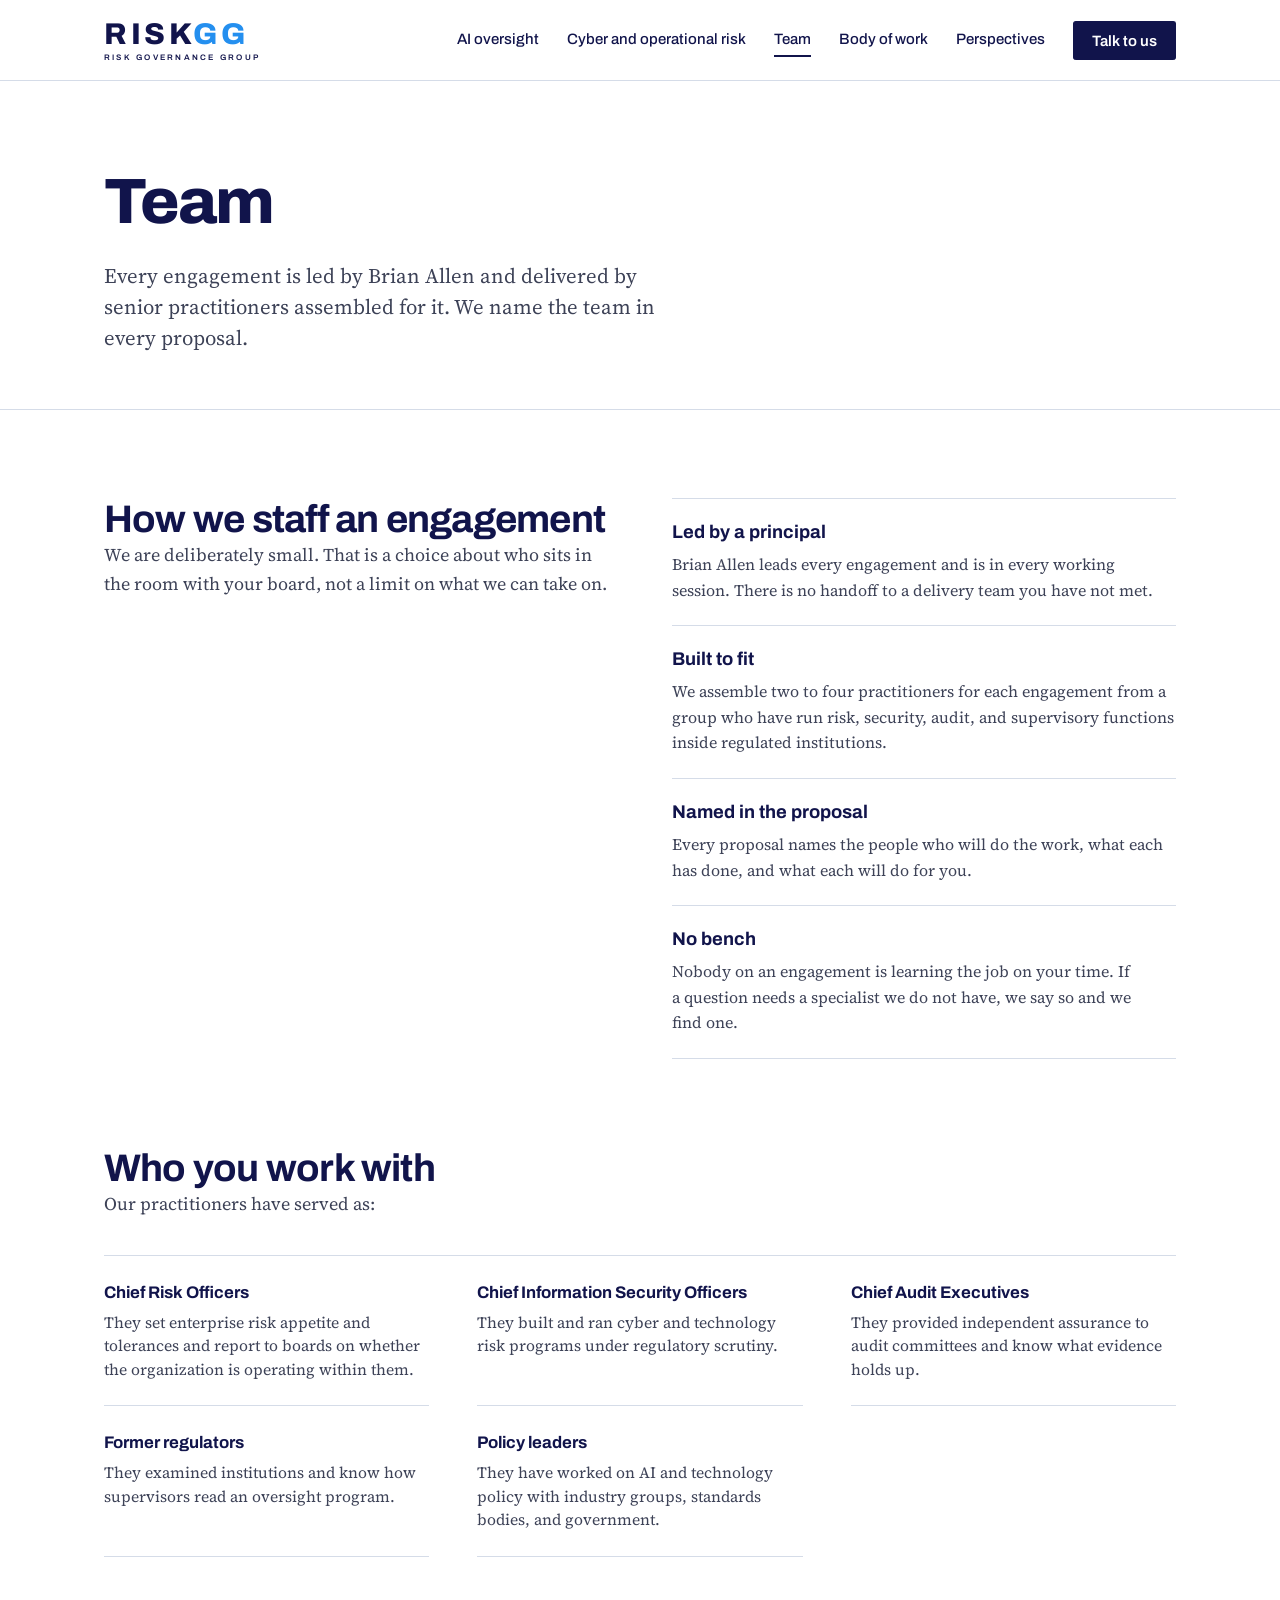
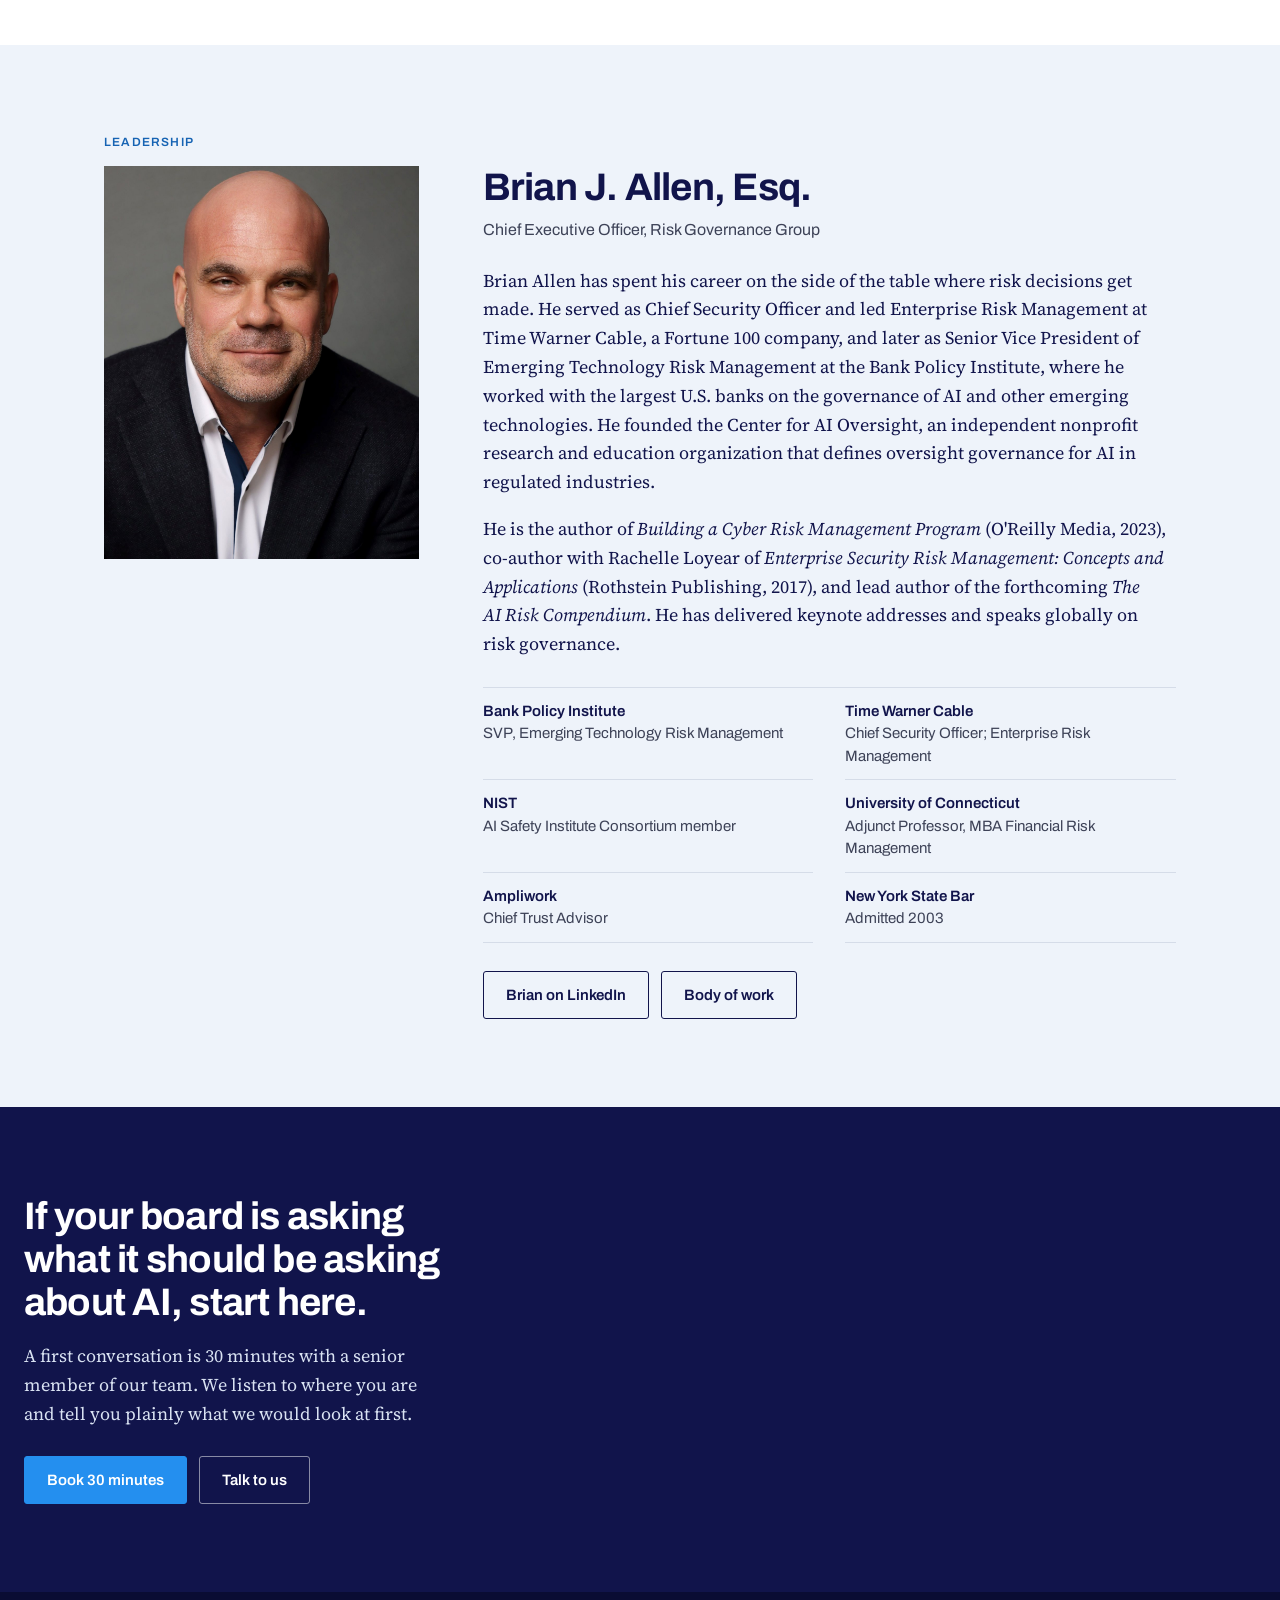
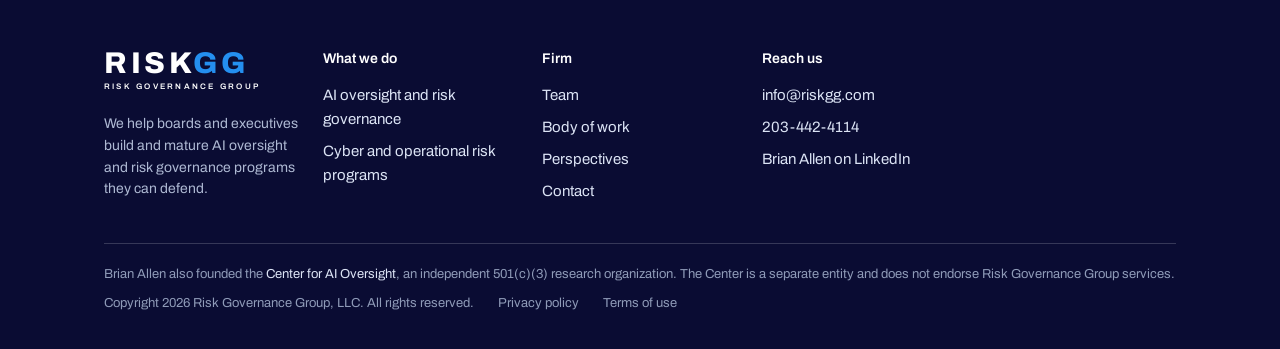
<file: team.html>
<!DOCTYPE html>
<html lang="en">
<head>
<meta charset="utf-8">
<meta name="viewport" content="width=device-width, initial-scale=1">
<title>Team | Risk Governance Group</title>
<meta name="description" content="Every engagement is led by Brian Allen and delivered by senior practitioners assembled for it. We name the team in every proposal.">
<link rel="canonical" href="https://riskgg.com/team">
<meta property="og:type" content="website">
<meta property="og:site_name" content="Risk Governance Group">
<meta property="og:title" content="Team | Risk Governance Group">
<meta property="og:description" content="Every engagement is led by Brian Allen and delivered by senior practitioners assembled for it. We name the team in every proposal.">
<meta property="og:url" content="https://riskgg.com/team">
<meta property="og:image" content="https://riskgg.com/assets/og-image.png">
<meta name="twitter:card" content="summary_large_image">
<link rel="preconnect" href="https://fonts.googleapis.com"><link rel="preconnect" href="https://fonts.gstatic.com" crossorigin><link href="https://fonts.googleapis.com/css2?family=Archivo:wght@400;500;600;700;800&family=Source+Serif+4:ital,opsz,wght@0,8..60,400;0,8..60,600;1,8..60,400&display=swap" rel="stylesheet">
<link rel="stylesheet" href="/styles.css">
<link rel="icon" href="/assets/favicon.svg" type="image/svg+xml">
<link rel="apple-touch-icon" href="/assets/apple-touch-icon.png">
<meta name="theme-color" content="#11144B">
</head>
<body>
<a class="skip" href="#main">Skip to content</a>
<header class="site-header">
  <div class="wrap header-inner">
    <a href="/" class="wordmark" aria-label="Risk Governance Group home"><span class="wm-top"><span class="wm-risk">RISK</span><span class="wm-gg">GG</span></span><span class="wm-sub">Risk Governance Group</span></a>
    <nav class="nav nav-desktop" aria-label="Primary">
      <a href="/ai-oversight">AI oversight</a><a href="/cyber-operational-risk">Cyber and operational risk</a><a href="/team" class="active" aria-current="page">Team</a><a href="/body-of-work">Body of work</a><a href="/perspectives">Perspectives</a>
      <a href="/contact" class="btn btn-solid btn-nav">Talk to us</a>
    </nav>
    <details class="menu">
      <summary aria-label="Menu">Menu</summary>
      <nav class="nav nav-mobile" aria-label="Mobile Primary">
        <a href="/ai-oversight">AI oversight</a><a href="/cyber-operational-risk">Cyber and operational risk</a><a href="/team" class="active" aria-current="page">Team</a><a href="/body-of-work">Body of work</a><a href="/perspectives">Perspectives</a>
        <a href="/contact" class="btn btn-solid btn-nav">Talk to us</a>
      </nav>
    </details>
  </div>
</header>
<main id="main">
<section class="page-hero">
  <div class="wrap">
    <h1>Team</h1>
    <p class="lede">Every engagement is led by Brian Allen and delivered by senior practitioners assembled for it. We name the team in every proposal.</p>
  </div>
</section>

<section class="band">
  <div class="wrap split">
    <div>
      <h2>How we staff an engagement</h2>
      <p class="muted">We are deliberately small. That is a choice about who sits in the room with your board, not a limit on what we can take on.</p>
    </div>
    <div class="list-grid">
      <div><h3>Led by a principal</h3><p>Brian Allen leads every engagement and is in every working session. There is no handoff to a delivery team you have not met.</p></div>
      <div><h3>Built to fit</h3><p>We assemble two to four practitioners for each engagement from a group who have run risk, security, audit, and supervisory functions inside regulated institutions.</p></div>
      <div><h3>Named in the proposal</h3><p>Every proposal names the people who will do the work, what each has done, and what each will do for you.</p></div>
      <div><h3>No bench</h3><p>Nobody on an engagement is learning the job on your time. If a question needs a specialist we do not have, we say so and we find one.</p></div>
    </div>
  </div>
</section>

<section class="band band-tight">
  <div class="wrap">
    <h2>Who you work with</h2>
    <p class="muted measure">Our practitioners have served as:</p>
    <div class="roles roles-wide">
      <div><b>Chief Risk Officers</b><span>They set enterprise risk appetite and tolerances and report to boards on whether the organization is operating within them.</span></div>
      <div><b>Chief Information Security Officers</b><span>They built and ran cyber and technology risk programs under regulatory scrutiny.</span></div>
      <div><b>Chief Audit Executives</b><span>They provided independent assurance to audit committees and know what evidence holds up.</span></div>
      <div><b>Former regulators</b><span>They examined institutions and know how supervisors read an oversight program.</span></div>
      <div><b>Policy leaders</b><span>They have worked on AI and technology policy with industry groups, standards bodies, and government.</span></div>
    </div>
  </div>
</section>

<section class="band band-light">
  <div class="wrap">
    <div class="eyebrow">Leadership</div>
    <div class="bio-grid">
      <div class="portrait"><img src="/assets/brian-allen.jpg" alt="Brian J. Allen" width="800" height="1000"></div>
      <div>
        <h2>Brian J. Allen, Esq.</h2>
        <div class="bio-title">Chief Executive Officer, Risk Governance Group</div>
        <p>Brian Allen has spent his career on the side of the table where risk decisions get made. He served as Chief Security Officer and led Enterprise Risk Management at Time Warner Cable, a Fortune 100 company, and later as Senior Vice President of Emerging Technology Risk Management at the Bank Policy Institute, where he worked with the largest U.S. banks on the governance of AI and other emerging technologies. He founded the Center for AI Oversight, an independent nonprofit research and education organization that defines oversight governance for AI in regulated industries.</p>
        <p>He is the author of <em>Building a Cyber Risk Management Program</em> (O'Reilly Media, 2023), co-author with Rachelle Loyear of <em>Enterprise Security Risk Management: Concepts and Applications</em> (Rothstein Publishing, 2017), and lead author of the forthcoming <em>The AI Risk Compendium</em>. He has delivered keynote addresses and speaks globally on risk governance.</p>
        <div class="cred-grid">
          <div><b>Bank Policy Institute</b>SVP, Emerging Technology Risk Management</div>
          <div><b>Time Warner Cable</b>Chief Security Officer; Enterprise Risk Management</div>
          <div><b>NIST</b>AI Safety Institute Consortium member</div>
          <div><b>University of Connecticut</b>Adjunct Professor, MBA Financial Risk Management</div>
          <div><b>Ampliwork</b>Chief Trust Advisor</div>
          <div><b>New York State Bar</b>Admitted 2003</div>
        </div>
        <div class="btn-row"><a href="https://www.linkedin.com/in/brian-allen-esq-93a1545/" rel="noopener" class="btn btn-outline">Brian on LinkedIn</a><a href="/body-of-work" class="btn btn-outline">Body of work</a></div>
      </div>
    </div>
  </div>
</section>

<section class="band band-navy cta">
  <div class="wrap cta-inner">
    <h2>If your board is asking what it should be asking about AI, start here.</h2>
    <p>A first conversation is 30 minutes with a senior member of our team. We listen to where you are and tell you plainly what we would look at first.</p>
    <div class="btn-row"><a href="https://calendar.app.google/1QkTQTcaoQQRDGSk6" rel="noopener" class="btn btn-blue">Book 30 minutes</a><a href="/contact" class="btn btn-ghost-light">Talk to us</a></div>
  </div>
</section>
</main>
<footer class="site-footer">
  <div class="wrap footer-grid">
    <div class="footer-brand">
      <a href="/" class="wordmark wordmark-white" aria-label="Risk Governance Group home"><span class="wm-top"><span class="wm-risk">RISK</span><span class="wm-gg">GG</span></span><span class="wm-sub">Risk Governance Group</span></a>
      <p>We help boards and executives build and mature AI oversight and risk governance programs they can defend.</p>
    </div>
    <div>
      <h2>What we do</h2>
      <a href="/ai-oversight">AI oversight and risk governance</a>
      <a href="/cyber-operational-risk">Cyber and operational risk programs</a>
    </div>
    <div>
      <h2>Firm</h2>
      <a href="/team">Team</a>
      <a href="/body-of-work">Body of work</a>
      <a href="/perspectives">Perspectives</a>
      <a href="/contact">Contact</a>
    </div>
    <div>
      <h2>Reach us</h2>
      <a href="mailto:info@riskgg.com">info@riskgg.com</a>
      <a href="tel:+12034424114">203-442-4114</a>
      <a href="https://www.linkedin.com/in/brian-allen-esq-93a1545/" rel="noopener">Brian Allen on LinkedIn</a>
    </div>
    <div class="footer-legal">
      <span>Brian Allen also founded the <a href="https://cfaio.org" rel="noopener">Center for AI Oversight</a>, an independent 501(c)(3) research organization. The Center is a separate entity and does not endorse Risk Governance Group services.</span>
      <div class="footer-copy"><span>Copyright 2026 Risk Governance Group, LLC. All rights reserved.</span><a href="/privacy">Privacy policy</a><a href="/terms">Terms of use</a></div>
    </div>
  </div>
</footer>
</body>
</html>
</file>
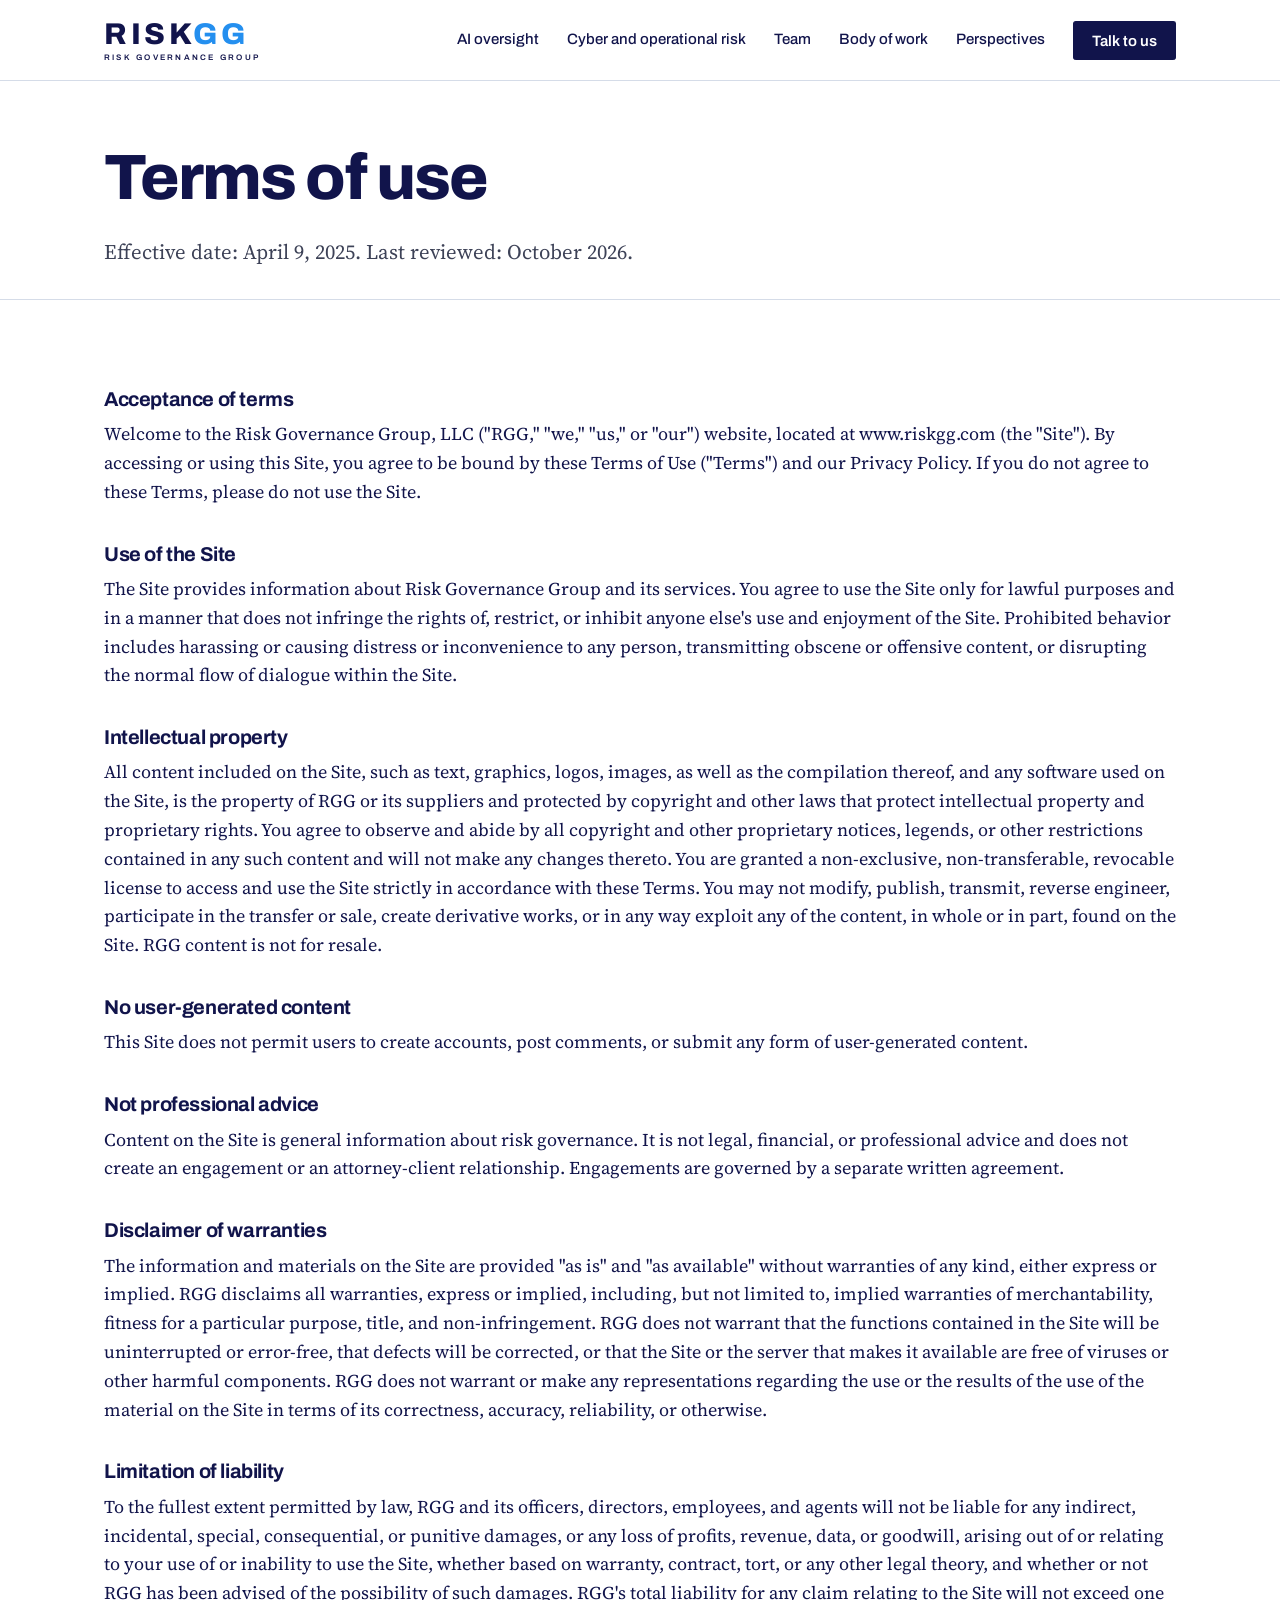
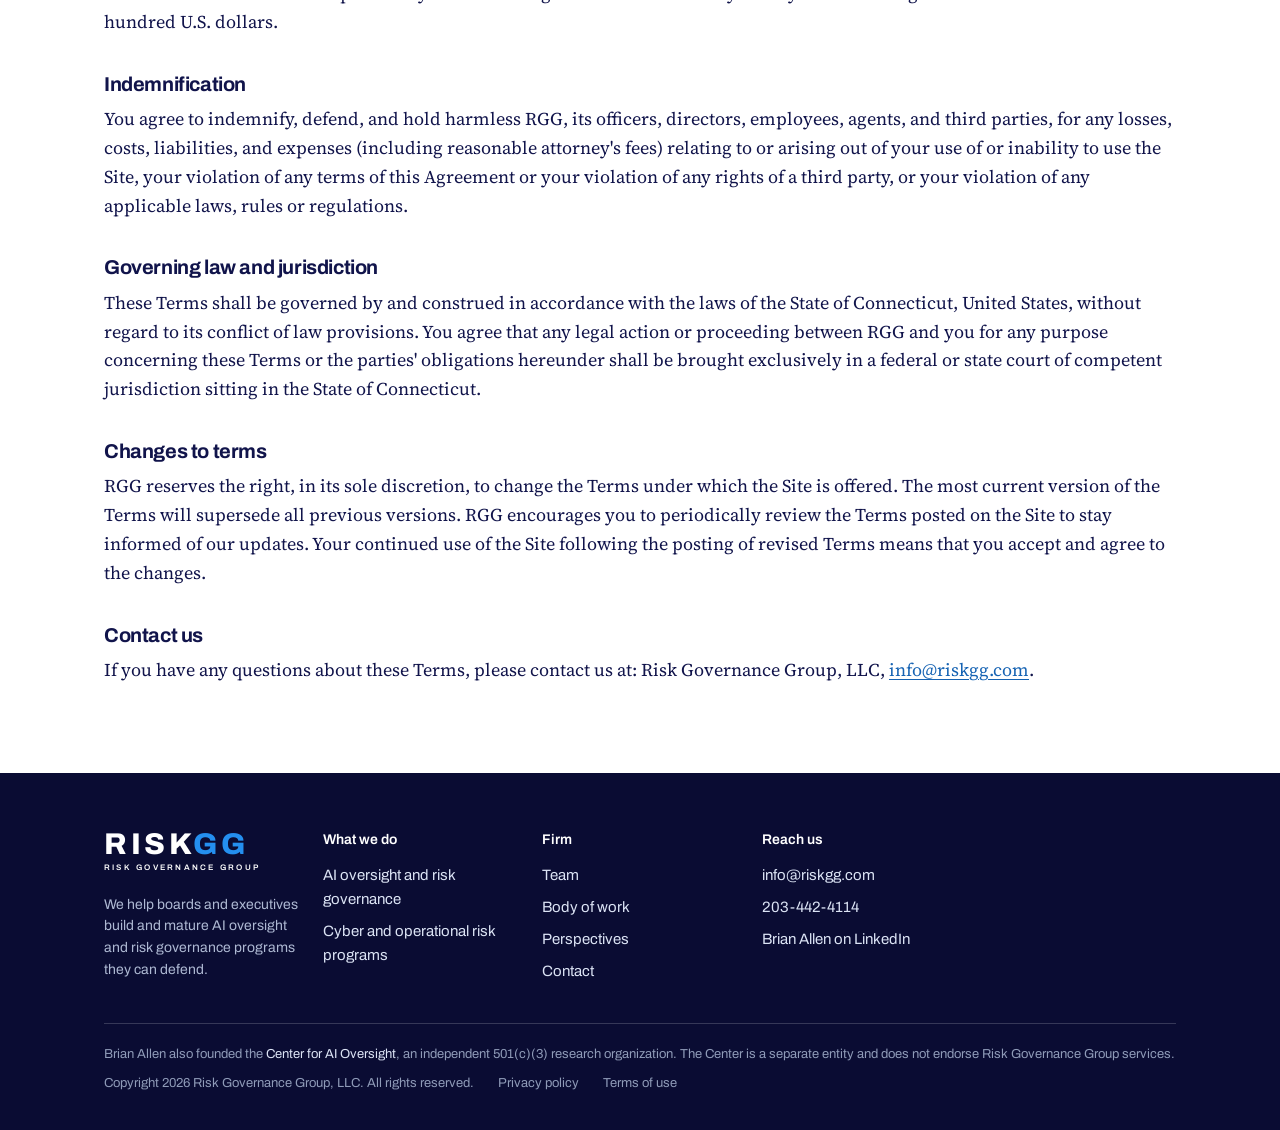
<file: terms.html>
<!DOCTYPE html>
<html lang="en">
<head>
<meta charset="utf-8">
<meta name="viewport" content="width=device-width, initial-scale=1">
<title>Terms of Use | Risk Governance Group</title>
<meta name="description" content="Terms of use for the Risk Governance Group website, covering permitted use, intellectual property, disclaimers, liability, and governing law.">
<link rel="canonical" href="https://riskgg.com/terms">
<meta property="og:type" content="website">
<meta property="og:site_name" content="Risk Governance Group">
<meta property="og:title" content="Terms of Use | Risk Governance Group">
<meta property="og:description" content="Terms of use for the Risk Governance Group website, covering permitted use, intellectual property, disclaimers, liability, and governing law.">
<meta property="og:url" content="https://riskgg.com/terms">
<meta property="og:image" content="https://riskgg.com/assets/og-image.png">
<meta name="twitter:card" content="summary_large_image">
<link rel="preconnect" href="https://fonts.googleapis.com"><link rel="preconnect" href="https://fonts.gstatic.com" crossorigin><link href="https://fonts.googleapis.com/css2?family=Archivo:wght@400;500;600;700;800&family=Source+Serif+4:ital,opsz,wght@0,8..60,400;0,8..60,600;1,8..60,400&display=swap" rel="stylesheet">
<link rel="stylesheet" href="/styles.css">
<link rel="icon" href="/assets/favicon.svg" type="image/svg+xml">
<link rel="apple-touch-icon" href="/assets/apple-touch-icon.png">
<meta name="theme-color" content="#11144B">
</head>
<body>
<a class="skip" href="#main">Skip to content</a>
<header class="site-header">
  <div class="wrap header-inner">
    <a href="/" class="wordmark" aria-label="Risk Governance Group home"><span class="wm-top"><span class="wm-risk">RISK</span><span class="wm-gg">GG</span></span><span class="wm-sub">Risk Governance Group</span></a>
    <nav class="nav nav-desktop" aria-label="Primary">
      <a href="/ai-oversight">AI oversight</a><a href="/cyber-operational-risk">Cyber and operational risk</a><a href="/team">Team</a><a href="/body-of-work">Body of work</a><a href="/perspectives">Perspectives</a>
      <a href="/contact" class="btn btn-solid btn-nav">Talk to us</a>
    </nav>
    <details class="menu">
      <summary aria-label="Menu">Menu</summary>
      <nav class="nav nav-mobile" aria-label="Mobile Primary">
        <a href="/ai-oversight">AI oversight</a><a href="/cyber-operational-risk">Cyber and operational risk</a><a href="/team">Team</a><a href="/body-of-work">Body of work</a><a href="/perspectives">Perspectives</a>
        <a href="/contact" class="btn btn-solid btn-nav">Talk to us</a>
      </nav>
    </details>
  </div>
</header>
<main id="main">
<section class="page-hero page-hero-tight">
  <div class="wrap">
    <h1>Terms of use</h1>
    <p class="lede">Effective date: April 9, 2025. Last reviewed: October 2026.</p>
  </div>
</section>
<section class="band legal">
  <div class="wrap measure">
    <h2>Acceptance of terms</h2>
    <p>Welcome to the Risk Governance Group, LLC ("RGG," "we," "us," or "our") website, located at www.riskgg.com (the "Site"). By accessing or using this Site, you agree to be bound by these Terms of Use ("Terms") and our Privacy Policy. If you do not agree to these Terms, please do not use the Site.</p>
    <h2>Use of the Site</h2>
    <p>The Site provides information about Risk Governance Group and its services. You agree to use the Site only for lawful purposes and in a manner that does not infringe the rights of, restrict, or inhibit anyone else's use and enjoyment of the Site. Prohibited behavior includes harassing or causing distress or inconvenience to any person, transmitting obscene or offensive content, or disrupting the normal flow of dialogue within the Site.</p>
    <h2>Intellectual property</h2>
    <p>All content included on the Site, such as text, graphics, logos, images, as well as the compilation thereof, and any software used on the Site, is the property of RGG or its suppliers and protected by copyright and other laws that protect intellectual property and proprietary rights. You agree to observe and abide by all copyright and other proprietary notices, legends, or other restrictions contained in any such content and will not make any changes thereto. You are granted a non-exclusive, non-transferable, revocable license to access and use the Site strictly in accordance with these Terms. You may not modify, publish, transmit, reverse engineer, participate in the transfer or sale, create derivative works, or in any way exploit any of the content, in whole or in part, found on the Site. RGG content is not for resale.</p>
    <h2>No user-generated content</h2>
    <p>This Site does not permit users to create accounts, post comments, or submit any form of user-generated content.</p>
    <h2>Not professional advice</h2>
    <p>Content on the Site is general information about risk governance. It is not legal, financial, or professional advice and does not create an engagement or an attorney-client relationship. Engagements are governed by a separate written agreement.</p>
    <h2>Disclaimer of warranties</h2>
    <p>The information and materials on the Site are provided "as is" and "as available" without warranties of any kind, either express or implied. RGG disclaims all warranties, express or implied, including, but not limited to, implied warranties of merchantability, fitness for a particular purpose, title, and non-infringement. RGG does not warrant that the functions contained in the Site will be uninterrupted or error-free, that defects will be corrected, or that the Site or the server that makes it available are free of viruses or other harmful components. RGG does not warrant or make any representations regarding the use or the results of the use of the material on the Site in terms of its correctness, accuracy, reliability, or otherwise.</p>
    <h2>Limitation of liability</h2>
    <p>To the fullest extent permitted by law, RGG and its officers, directors, employees, and agents will not be liable for any indirect, incidental, special, consequential, or punitive damages, or any loss of profits, revenue, data, or goodwill, arising out of or relating to your use of or inability to use the Site, whether based on warranty, contract, tort, or any other legal theory, and whether or not RGG has been advised of the possibility of such damages. RGG's total liability for any claim relating to the Site will not exceed one hundred U.S. dollars.</p>
    <h2>Indemnification</h2>
    <p>You agree to indemnify, defend, and hold harmless RGG, its officers, directors, employees, agents, and third parties, for any losses, costs, liabilities, and expenses (including reasonable attorney's fees) relating to or arising out of your use of or inability to use the Site, your violation of any terms of this Agreement or your violation of any rights of a third party, or your violation of any applicable laws, rules or regulations.</p>
    <h2>Governing law and jurisdiction</h2>
    <p>These Terms shall be governed by and construed in accordance with the laws of the State of Connecticut, United States, without regard to its conflict of law provisions. You agree that any legal action or proceeding between RGG and you for any purpose concerning these Terms or the parties' obligations hereunder shall be brought exclusively in a federal or state court of competent jurisdiction sitting in the State of Connecticut.</p>
    <h2>Changes to terms</h2>
    <p>RGG reserves the right, in its sole discretion, to change the Terms under which the Site is offered. The most current version of the Terms will supersede all previous versions. RGG encourages you to periodically review the Terms posted on the Site to stay informed of our updates. Your continued use of the Site following the posting of revised Terms means that you accept and agree to the changes.</p>
    <h2>Contact us</h2>
    <p>If you have any questions about these Terms, please contact us at: Risk Governance Group, LLC, <a href="mailto:info@riskgg.com">info@riskgg.com</a>.</p>
  </div>
</section>
</main>
<footer class="site-footer">
  <div class="wrap footer-grid">
    <div class="footer-brand">
      <a href="/" class="wordmark wordmark-white" aria-label="Risk Governance Group home"><span class="wm-top"><span class="wm-risk">RISK</span><span class="wm-gg">GG</span></span><span class="wm-sub">Risk Governance Group</span></a>
      <p>We help boards and executives build and mature AI oversight and risk governance programs they can defend.</p>
    </div>
    <div>
      <h2>What we do</h2>
      <a href="/ai-oversight">AI oversight and risk governance</a>
      <a href="/cyber-operational-risk">Cyber and operational risk programs</a>
    </div>
    <div>
      <h2>Firm</h2>
      <a href="/team">Team</a>
      <a href="/body-of-work">Body of work</a>
      <a href="/perspectives">Perspectives</a>
      <a href="/contact">Contact</a>
    </div>
    <div>
      <h2>Reach us</h2>
      <a href="mailto:info@riskgg.com">info@riskgg.com</a>
      <a href="tel:+12034424114">203-442-4114</a>
      <a href="https://www.linkedin.com/in/brian-allen-esq-93a1545/" rel="noopener">Brian Allen on LinkedIn</a>
    </div>
    <div class="footer-legal">
      <span>Brian Allen also founded the <a href="https://cfaio.org" rel="noopener">Center for AI Oversight</a>, an independent 501(c)(3) research organization. The Center is a separate entity and does not endorse Risk Governance Group services.</span>
      <div class="footer-copy"><span>Copyright 2026 Risk Governance Group, LLC. All rights reserved.</span><a href="/privacy">Privacy policy</a><a href="/terms">Terms of use</a></div>
    </div>
  </div>
</footer>
</body>
</html>
</file>
<file: styles.css>
/* Risk Governance Group site styles
   Layout: one 1120px column, bands of white, pale blue and navy; typography carries the design, no photography.
   Colors (single light look, set explicitly): */
:root{
  --navy:#11144B;
  --navy-deep:#0A0C33;
  --blue:#248FEF;
  --blue-link:#1663B3;
  --ink:#11144B;
  --ink-soft:#3D4257;
  --ink-mute:#6B7186;
  --line:#D5DCE8;
  --pale:#EEF3FA;
  --paper:#FFFFFF;
  --on-navy:#D9E2F2;
  --on-navy-mute:#8F9BB8;
  --display:"Archivo",Arial,Helvetica,sans-serif;
  --body:"Source Serif 4",Georgia,"Times New Roman",serif;
  color-scheme:light;
}
*{box-sizing:border-box}
html{-webkit-text-size-adjust:100%}
body{margin:0;background:var(--paper);color:var(--ink);font-family:var(--body);font-size:18px;line-height:1.6}
img{max-width:100%;height:auto;display:block}
a{color:var(--blue-link);text-underline-offset:3px;text-decoration-thickness:1px}
a:hover{color:var(--navy)}
a:focus-visible,button:focus-visible,summary:focus-visible{outline:3px solid var(--blue);outline-offset:3px}
p{text-wrap:pretty;margin:0 0 1em}
p:last-child{margin-bottom:0}
h1,h2,h3,h4{font-family:var(--display);text-wrap:balance;margin:0;color:var(--ink)}
h1{font-weight:800;font-size:clamp(2.3rem,5vw,4.2rem);line-height:1.04;letter-spacing:-0.03em}
h2{font-weight:700;font-size:clamp(1.6rem,3vw,2.4rem);line-height:1.12;letter-spacing:-0.02em}
h3{font-weight:700;font-size:1.2rem;line-height:1.25}
h4{font-size:14px;font-weight:600}
.measure{max-width:64ch}
.muted{color:var(--ink-soft)}
.small{font-size:1rem}
.skip{position:absolute;left:-999px;top:0;background:var(--navy);color:#fff;padding:8px 12px;z-index:50}
.skip:focus{left:16px}

/* layout */
.wrap{max-width:1120px;margin:0 auto;padding-left:max(24px,env(safe-area-inset-left,0px));padding-right:max(24px,env(safe-area-inset-right,0px))}
.band{padding-block:88px}
.band-tight{padding-block:0 88px}
.band-light{background:var(--pale)}
.band-navy{background:var(--navy);color:#fff}
.band-navy h2,.band-navy h3{color:#fff}
.band-navy p{color:var(--on-navy)}
.eyebrow{font-family:var(--display);font-size:12px;letter-spacing:0.1em;text-transform:uppercase;font-weight:600;color:var(--blue-link);margin-bottom:14px}
.h2-narrow{max-width:22ch;margin-bottom:18px}
.split{display:grid;grid-template-columns:repeat(auto-fit,minmax(300px,1fr));gap:40px 64px;align-items:start}
.split>div{min-width:0}
.split h2+div,.split>h2{min-width:0}
.section-head{display:flex;flex-wrap:wrap;justify-content:space-between;align-items:end;gap:24px}
.section-head>div{max-width:60ch}
.section-head h2{margin-bottom:14px}
.link-strong{font-family:var(--display);font-weight:600;font-size:15px}

/* header */
.site-header{border-bottom:1px solid var(--line);background:var(--paper);position:sticky;top:0;z-index:20}
.header-inner{display:flex;align-items:center;justify-content:space-between;min-height:80px;gap:32px}
.wordmark{display:inline-flex;flex-direction:column;line-height:1;text-decoration:none;color:var(--navy);flex-shrink:0}
.wm-top{font-family:var(--display);font-weight:800;font-size:30px;letter-spacing:0.12em}
.wm-risk{color:var(--navy)}
.wm-gg{color:var(--blue)}
.wm-sub{font-family:var(--display);font-size:8px;letter-spacing:0.28em;text-transform:uppercase;font-weight:600;margin-top:5px;color:var(--navy)}
.wordmark-white .wm-risk,.wordmark-white .wm-sub{color:#fff}
.menu{position:relative;display:none}
.menu>summary{list-style:none;cursor:pointer;display:inline-block;font-family:var(--display);font-weight:600;font-size:15px;padding:10px 14px;border:1.5px solid var(--navy);border-radius:3px;color:var(--navy)}
.menu>summary::-webkit-details-marker{display:none}
.nav{display:flex;align-items:center;gap:28px;font-family:var(--display);font-size:15px;font-weight:500;flex-wrap:wrap;row-gap:10px}
.nav a{color:var(--navy);text-decoration:none;white-space:nowrap;padding:4px 0;border-bottom:2px solid transparent}
.nav a:hover{border-bottom-color:var(--blue)}
.nav a.active{border-bottom-color:var(--navy)}
.nav a.btn-nav{border-bottom:0;padding:10px 18px;color:#fff}
.nav a.btn-nav:hover{color:#fff}
@media (max-width:860px){
  .nav-desktop{display:none}
  .menu{display:block}
  .nav-mobile{display:none;position:absolute;right:0;top:calc(100% + 10px);background:var(--paper);border:1px solid var(--line);padding:16px 20px;flex-direction:column;align-items:stretch;gap:14px;min-width:260px;box-shadow:0 12px 32px rgba(17,20,75,0.12)}
  .menu[open]>.nav-mobile{display:flex}
  .nav a{white-space:normal}
}

/* buttons */
.btn{font-family:var(--display);font-weight:600;font-size:15px;text-decoration:none;padding:14px 22px;border-radius:3px;display:inline-block;border:1.5px solid var(--navy);transition:background .15s,color .15s,border-color .15s;line-height:1.2}
.btn-solid{background:var(--navy);color:#fff}
.btn-solid:hover{background:var(--blue);border-color:var(--blue);color:#fff}
.btn-outline{color:var(--navy);background:transparent}
.btn-outline:hover{background:var(--navy);color:#fff}
.btn-blue{background:var(--blue);border-color:var(--blue);color:#fff}
.btn-blue:hover{background:#fff;color:var(--navy);border-color:#fff}
.btn-ghost-light{color:#fff;border-color:rgba(255,255,255,0.5);background:transparent}
.btn-ghost-light:hover{border-color:#fff;background:#fff;color:var(--navy)}
.btn-row{display:flex;flex-wrap:wrap;gap:12px;margin-top:28px}

/* hero */
.hero{padding-block:96px 0}
.hero-grid{display:grid;grid-template-columns:repeat(auto-fit,minmax(300px,1fr));gap:48px 64px;align-items:end;margin-bottom:64px}
.hero-copy{grid-column:span 2;min-width:0}
.hero-copy h1{max-width:16ch;margin-bottom:28px}
.lede{font-size:1.3rem;line-height:1.5;color:var(--ink-soft);max-width:56ch}
.hero-aside{font-family:var(--display);font-size:15px;color:var(--ink-soft);border-top:2px solid var(--blue);padding-top:18px;display:flex;flex-direction:column;gap:6px;min-width:0}
.hero-aside .aside-title{font-family:var(--display);font-size:12px;letter-spacing:0.1em;text-transform:uppercase;font-weight:600;margin:0 0 6px;color:var(--navy)}
@media (max-width:700px){.hero-copy{grid-column:span 1}}

/* three layers figure */
.layers{margin:0 0 96px;padding:28px;border:1px solid var(--line);background:var(--paper);font-family:var(--display)}
.layers-body{display:flex;flex-direction:column;gap:16px}
.layers-rail{display:flex;align-items:center;gap:10px;font-size:15px;font-weight:600;letter-spacing:0.08em;text-transform:uppercase;color:var(--blue-link);padding-bottom:8px;border-bottom:1.5px solid var(--blue-link)}
.layers-rail-arrow{font-size:18px;line-height:1}
.layers-list{list-style:none;margin:0;padding:0;display:flex;flex-direction:column;gap:16px;flex:1;min-width:0}
.layer-card{padding:22px 24px;border-radius:3px;min-width:0;overflow-wrap:break-word}
.layer-oversight{background:var(--navy);color:#fff;border-left:6px solid var(--blue)}
.layer-management{background:var(--pale);color:var(--ink);border:1px solid var(--line)}
.layer-technical{background:var(--paper);color:var(--ink);border:1px solid var(--line)}
.layer-top{display:flex;flex-wrap:wrap;align-items:center;justify-content:space-between;gap:8px 16px;margin-bottom:8px}
.layer-label{font-size:15px;font-weight:600;letter-spacing:0.08em;text-transform:uppercase;color:var(--blue-link)}
.layer-oversight .layer-label{color:#8FC2F7}
.layer-start{font-size:15px;font-weight:600;letter-spacing:0.08em;text-transform:uppercase;color:var(--blue)}
.layer-line{font-size:clamp(1.15rem,2.2vw,1.35rem);font-weight:700;line-height:1.25;margin:0 0 6px;color:var(--ink)}
.layer-oversight .layer-line{color:#fff}
.layer-detail{font-size:16px;line-height:1.5;margin:0;color:var(--ink-soft)}
.layer-oversight .layer-detail{color:var(--on-navy)}
.layers-caption{margin-top:18px;font-size:15px;line-height:1.5;color:var(--ink-mute)}
@media (min-width:900px){
  .layers-body{flex-direction:row;align-items:stretch;gap:24px}
  .layers-rail{order:2;writing-mode:vertical-rl;flex-direction:row;justify-content:center;padding-bottom:0;padding-left:12px;border-bottom:0;border-left:1.5px solid var(--blue-link)}
  .layers-list{order:1}
}
@media (max-width:480px){
  .layers{padding:18px 16px}
  .layer-card{padding:18px 16px}
}

/* page hero */
.page-hero{padding-block:88px 56px;border-bottom:1px solid var(--line)}
.page-hero h1{margin-bottom:24px}
.page-hero-tight{padding-block:64px 32px}

/* steps */
.steps{display:grid;grid-template-columns:repeat(auto-fit,minmax(260px,1fr));gap:40px 32px;margin-top:48px}
.step{border-top:3px solid var(--navy);padding-top:20px;min-width:0}
.step-n{font-family:var(--display);font-weight:800;font-size:2.4rem;line-height:1;color:var(--blue);display:block;margin-bottom:12px}
.step h3{font-size:1.35rem;margin-bottom:10px}
.step .eng-head{margin-bottom:10px}
.step .eng-head h3{margin-bottom:0}
.step p{font-size:1.02rem}

/* lists */
.list-grid{display:grid;grid-template-columns:repeat(auto-fit,minmax(240px,1fr));gap:0 40px;border-top:1px solid var(--line);min-width:0}
.list-grid>div{padding:22px 0;border-bottom:1px solid var(--line);min-width:0}
.list-grid h3{font-size:1.15rem;margin-bottom:8px}
.list-grid p{font-size:1rem;color:var(--ink-soft)}
.roles{display:grid;grid-template-columns:1fr;border-top:1px solid var(--line);min-width:0}
.roles>div{padding:18px 0;border-bottom:1px solid var(--line);display:flex;flex-direction:column;gap:4px}
.roles b{font-family:var(--display);font-weight:700;font-size:1.05rem}
.roles span{font-size:0.98rem;color:var(--ink-soft);line-height:1.5}
.roles-wide{grid-template-columns:repeat(auto-fit,minmax(300px,1fr));gap:0 48px;margin-top:36px}
.roles-wide>div{padding:24px 0}

/* statement */
.statement-inner{display:grid;grid-template-columns:repeat(auto-fit,minmax(300px,1fr));gap:32px 64px;align-items:end}
.statement-big{font-family:var(--display);font-weight:700;font-size:clamp(1.5rem,3vw,2.2rem);line-height:1.22;letter-spacing:-0.02em;max-width:24ch;grid-column:span 2;color:#fff}
.statement-small{font-size:1.2rem;line-height:1.5}
@media (max-width:700px){.statement-big{grid-column:span 1}}

/* cards */
.cards-3{display:grid;grid-template-columns:repeat(auto-fit,minmax(280px,1fr));gap:24px;margin-top:48px}
.card,.book{display:flex;flex-direction:column;gap:12px;background:var(--paper);padding:28px;border-top:3px solid var(--navy);text-decoration:none;color:var(--ink);min-width:0;transition:border-top-color .15s}
.card:hover,.book:hover{border-top-color:var(--blue);color:var(--ink)}
.band-light .card{background:var(--paper)}
.card-kicker{font-family:var(--display);font-size:12px;letter-spacing:0.08em;text-transform:uppercase;color:var(--ink-mute)}
.card-title{font-family:var(--display);font-weight:700;font-size:1.3rem;line-height:1.2}
.card-text{font-size:1rem;color:var(--ink-soft);line-height:1.5}
.card-link{font-family:var(--display);font-size:14px;font-weight:600;color:var(--blue-link);margin-top:auto}
.books{display:grid;grid-template-columns:repeat(auto-fit,minmax(280px,1fr));gap:24px;margin-top:40px}
.book{background:var(--pale)}
.book-static{cursor:default}
.book-static:hover{border-top-color:var(--navy)}

/* engagements */
.engagements{display:grid;grid-template-columns:1fr;border-top:1px solid var(--line);margin-top:32px}
.engagement{padding:36px 0;border-bottom:1px solid var(--line);display:grid;grid-template-columns:minmax(0,1fr);gap:12px;max-width:72ch}
.eng-head{display:flex;flex-wrap:wrap;align-items:center;gap:12px 20px}
.eng-head h3{font-size:1.4rem}
.layer-tag{font-family:var(--display);font-size:12px;letter-spacing:0.08em;text-transform:uppercase;font-weight:600;color:var(--blue-link);background:var(--pale);padding:5px 10px;border-radius:2px}
.engagement p{font-size:1.05rem}

/* questions */
.questions{margin:0;padding:0;list-style:none;counter-reset:q;border-top:1px solid var(--line);min-width:0}
.questions li{counter-increment:q;padding:18px 0 18px 56px;border-bottom:1px solid var(--line);position:relative;font-size:1.02rem;color:var(--ink-soft)}
.questions li::before{content:counter(q,lower-roman);position:absolute;left:0;top:18px;font-family:var(--display);font-weight:800;font-size:1.4rem;color:var(--blue);line-height:1}
.questions b{font-family:var(--display);color:var(--ink);font-weight:700}

/* finding */
.finding{border-top:1px solid var(--line)}
.finding>div{display:grid;grid-template-columns:minmax(150px,1fr) 2fr;gap:8px 24px;padding:16px 0;border-bottom:1px solid var(--line)}
.finding b{font-family:var(--display);font-weight:700}
.finding span{color:var(--ink-soft);font-size:1rem}
@media (max-width:520px){.finding>div{grid-template-columns:1fr}}

/* bio */
.bio-grid{display:grid;grid-template-columns:repeat(auto-fit,minmax(280px,1fr));gap:40px 64px;align-items:start}
.bio-grid>div{min-width:0}
.bio-grid>div:last-child{grid-column:span 2}
@media (max-width:700px){.bio-grid>div:last-child{grid-column:span 1}}
.portrait{aspect-ratio:4/5;max-width:100%;background:var(--line);overflow:hidden}
.portrait img{width:100%;height:100%;object-fit:cover;object-position:center top}
.bio-grid h2{font-size:clamp(1.8rem,3vw,2.5rem);margin-bottom:8px}
.bio-title{font-family:var(--display);color:var(--ink-soft);font-size:16px;margin-bottom:24px}
.cred-grid{font-family:var(--display);font-size:15px;line-height:1.5;color:var(--ink-soft);border-top:1px solid var(--line);margin-top:28px;display:grid;grid-template-columns:repeat(auto-fit,minmax(220px,1fr));gap:0 32px}
.cred-grid>div{padding:12px 0;border-bottom:1px solid var(--line)}
.cred-grid b{color:var(--ink);font-weight:600;display:block}

/* article rows */
.center-block{background:var(--pale);padding:40px}
.center-block .section-head{align-items:baseline;margin-bottom:8px}
.center-block>p{margin-bottom:24px;max-width:64ch;font-size:1rem}
.list-rows{border-top:1px solid var(--line);margin-top:24px}
.article{display:grid;grid-template-columns:minmax(120px,1fr) 5fr auto;gap:8px 24px;padding:20px 0;border-bottom:1px solid var(--line);text-decoration:none;color:var(--ink);align-items:baseline}
.article:hover .art-title{color:var(--blue-link)}
.art-cat{font-family:var(--display);font-size:14px;color:var(--ink-mute)}
.art-body{display:flex;flex-direction:column;gap:4px;min-width:0}
.art-title{font-family:var(--display);font-weight:700;font-size:1.15rem;line-height:1.25}
.art-blurb{font-size:0.98rem;color:var(--ink-soft);line-height:1.5}
.art-arrow{font-family:var(--display);font-size:14px;color:var(--blue-link)}
@media (max-width:600px){.article{grid-template-columns:1fr auto}.art-cat{grid-column:1 / -1}}

/* contact */
.contact-card{background:var(--pale);padding:40px;min-width:0}
.contact-card h2{margin-bottom:20px}
.contact-rows{border-top:1px solid var(--line)}
.contact-rows>div{display:grid;grid-template-columns:110px 1fr;gap:12px;padding:16px 0;border-bottom:1px solid var(--line);align-items:baseline}
.contact-label{font-family:var(--display);font-size:12px;letter-spacing:0.1em;text-transform:uppercase;font-weight:600;color:var(--ink-mute)}
.contact-value{font-family:var(--display);font-size:1.15rem;font-weight:600;text-decoration:none;word-break:break-word}

/* CTA */
.cta{padding-block:88px}
.cta-inner{max-width:60ch;margin-left:0}
.cta h2{margin-bottom:18px}
.cta p{max-width:46ch}

/* legal */
.legal h2{font-size:1.25rem;margin:36px 0 10px}
.legal h2:first-child{margin-top:0}
.legal ul{padding-left:1.2em;margin:0 0 1em}
.legal li{margin-bottom:6px}

/* footer */
.site-footer{background:var(--navy-deep);color:#C9D2E6;padding-block:56px 36px;font-family:var(--display);font-size:15px}
.footer-grid{display:grid;grid-template-columns:repeat(auto-fit,minmax(180px,1fr));gap:32px 24px}
.footer-grid>div{min-width:0;display:flex;flex-direction:column;gap:8px}
.footer-grid h2{color:#fff;margin-bottom:4px;font-size:14px;font-weight:600;line-height:1.6;letter-spacing:0}
.footer-grid a{color:#DCE4F5;text-decoration:none}
.footer-grid a:hover{color:#fff;text-decoration:underline}
.footer-brand p{color:#AEB9D3;max-width:34ch;font-size:14px;line-height:1.55;margin-top:14px}
.footer-legal{grid-column:1 / -1;border-top:1px solid rgba(255,255,255,0.18);padding-top:20px;margin-top:8px;font-size:13px;color:var(--on-navy-mute);gap:10px}
.footer-legal a{color:#DCE4F5}
.footer-copy{display:flex;flex-wrap:wrap;gap:8px 24px}
.footer-copy a{color:var(--on-navy-mute)}

@media (prefers-reduced-motion:reduce){*{transition:none!important}}

/* article pages */
.article-body p{font-size:1.1rem}
.article-body p b{font-family:var(--display);font-size:1.2rem;display:block;margin-top:8px}
</file>
